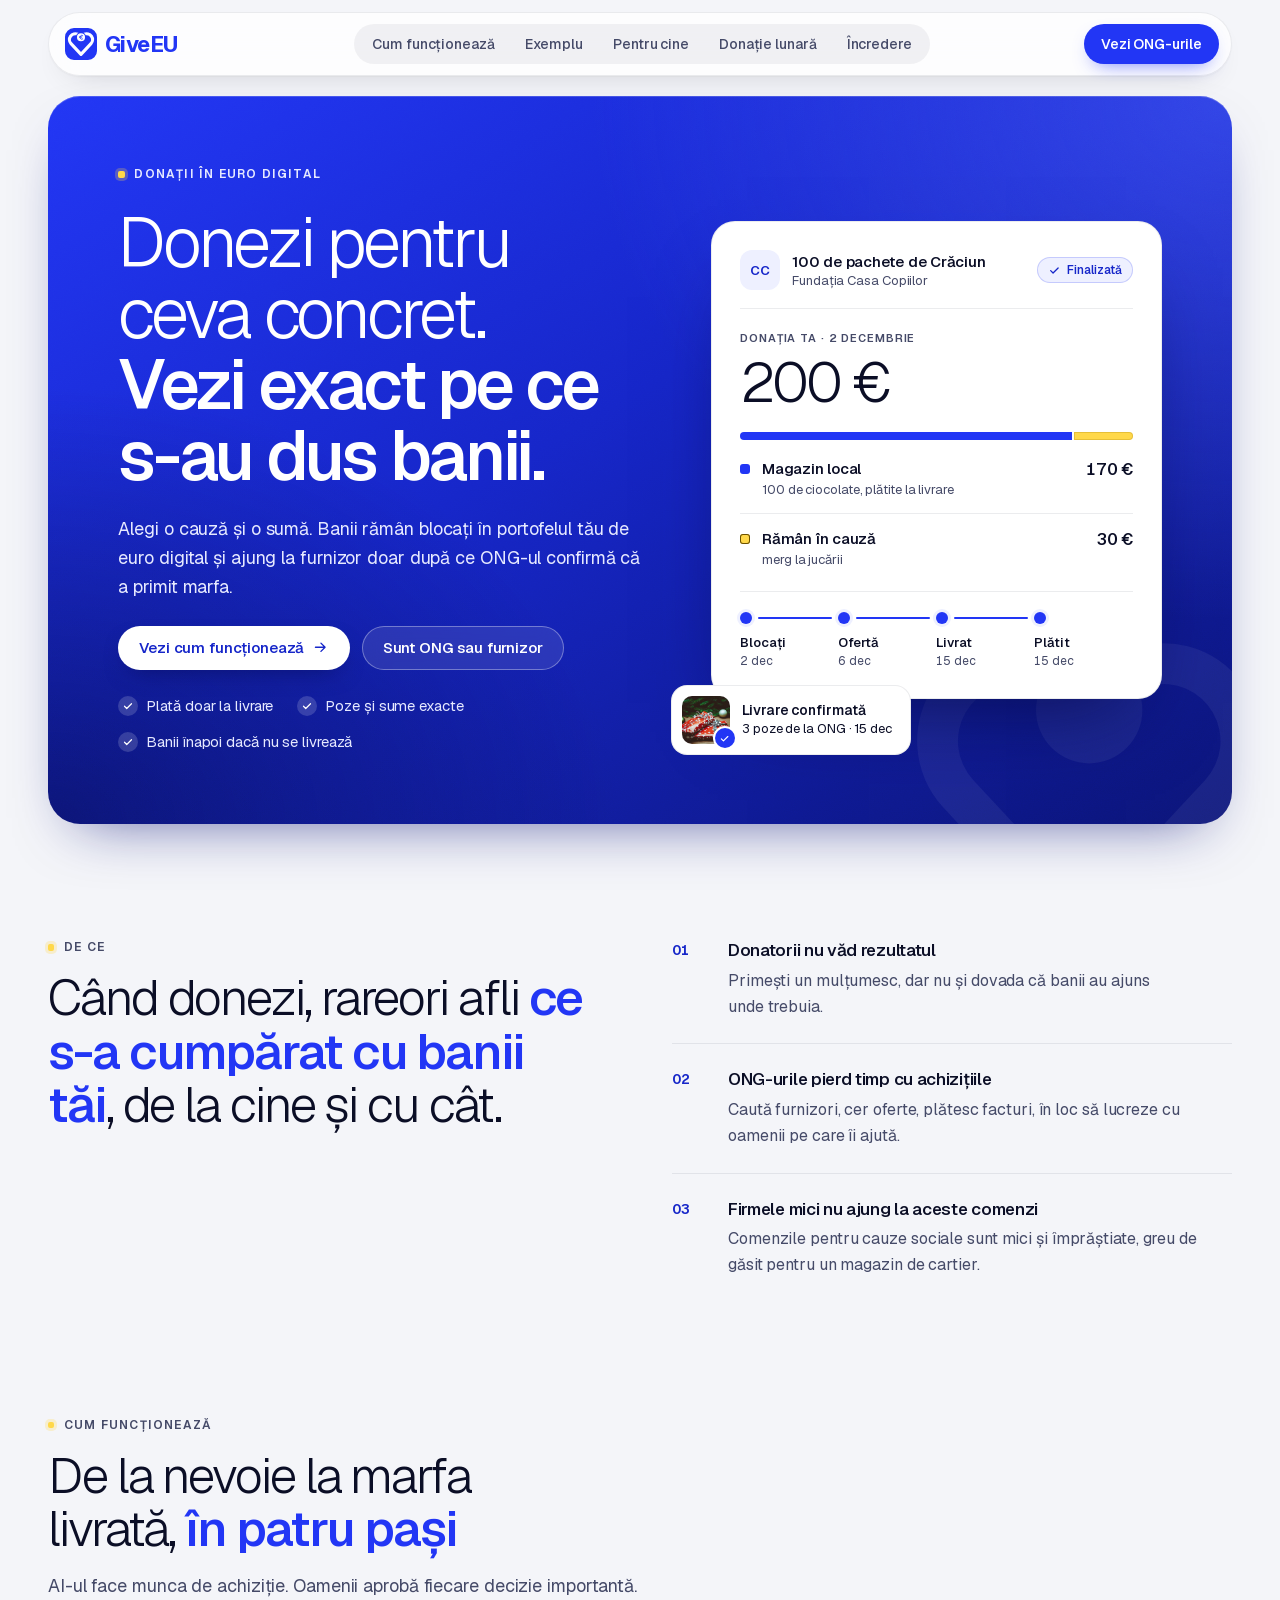
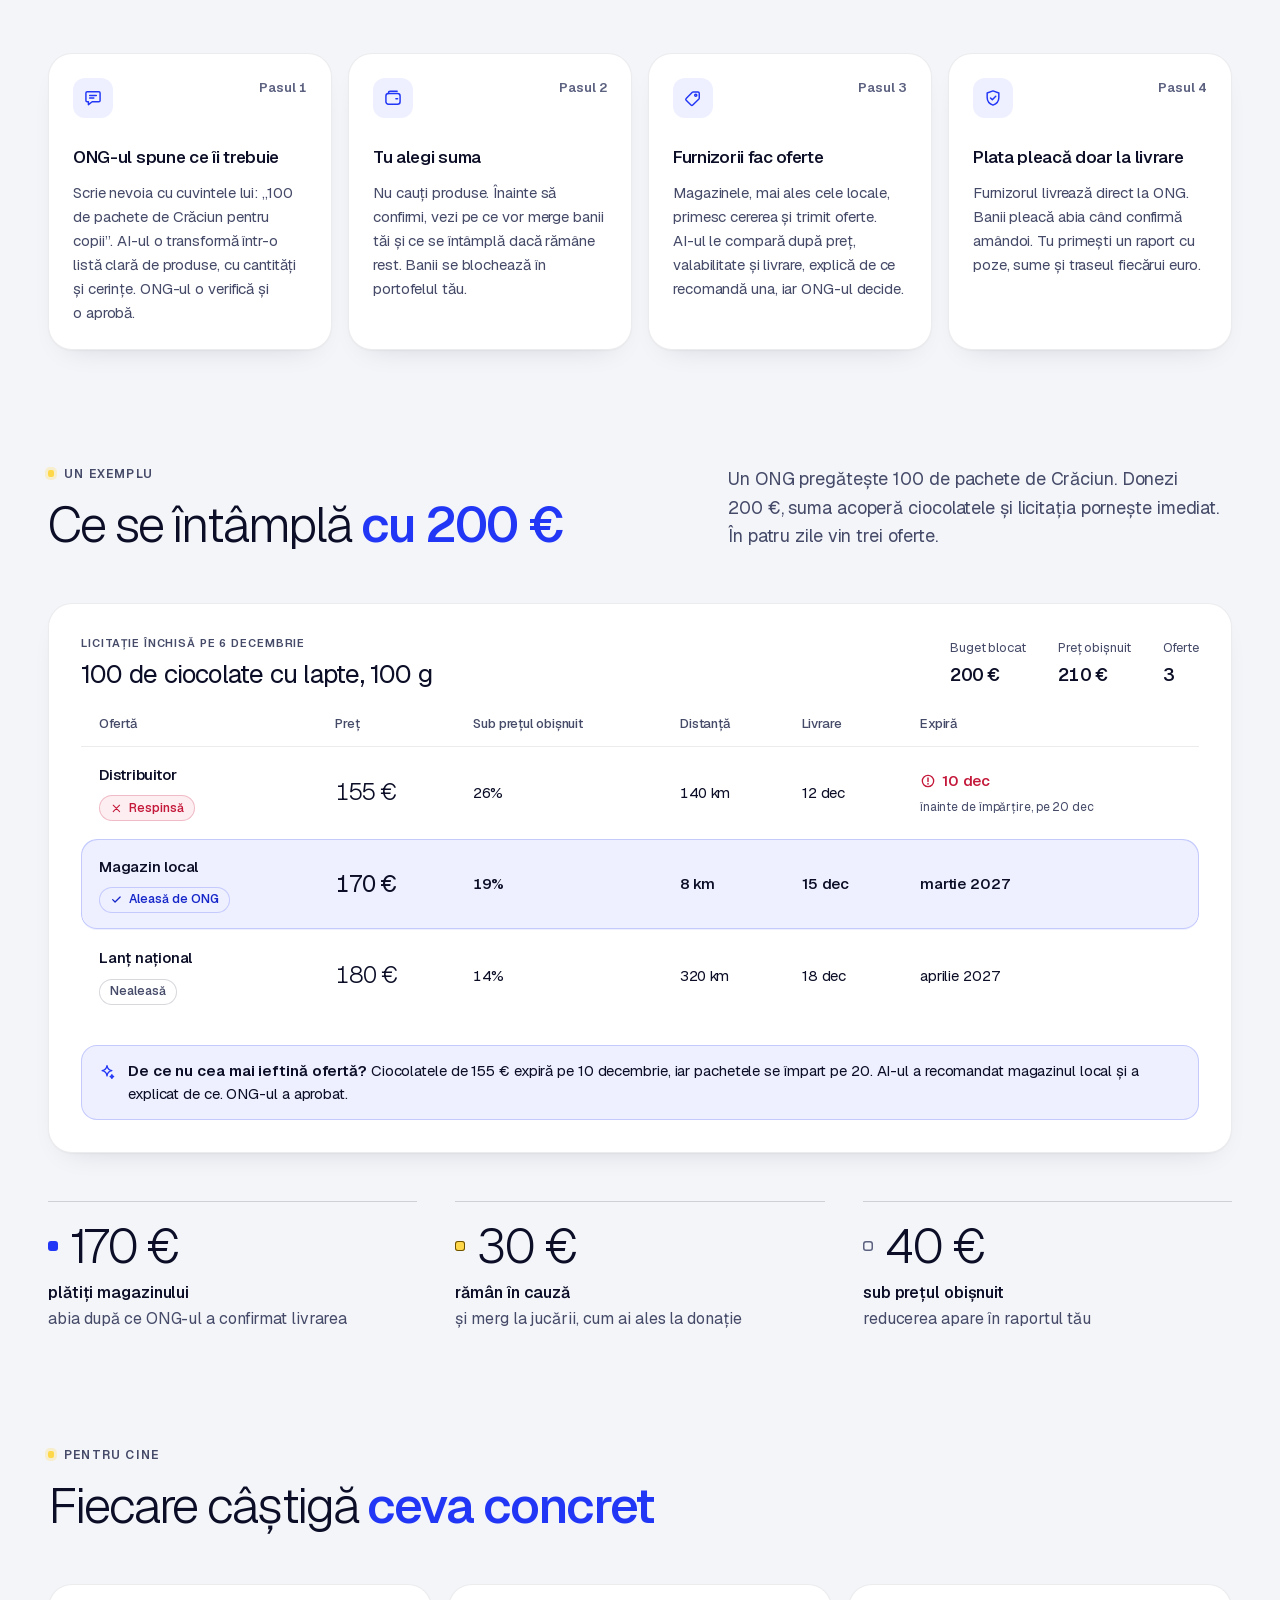
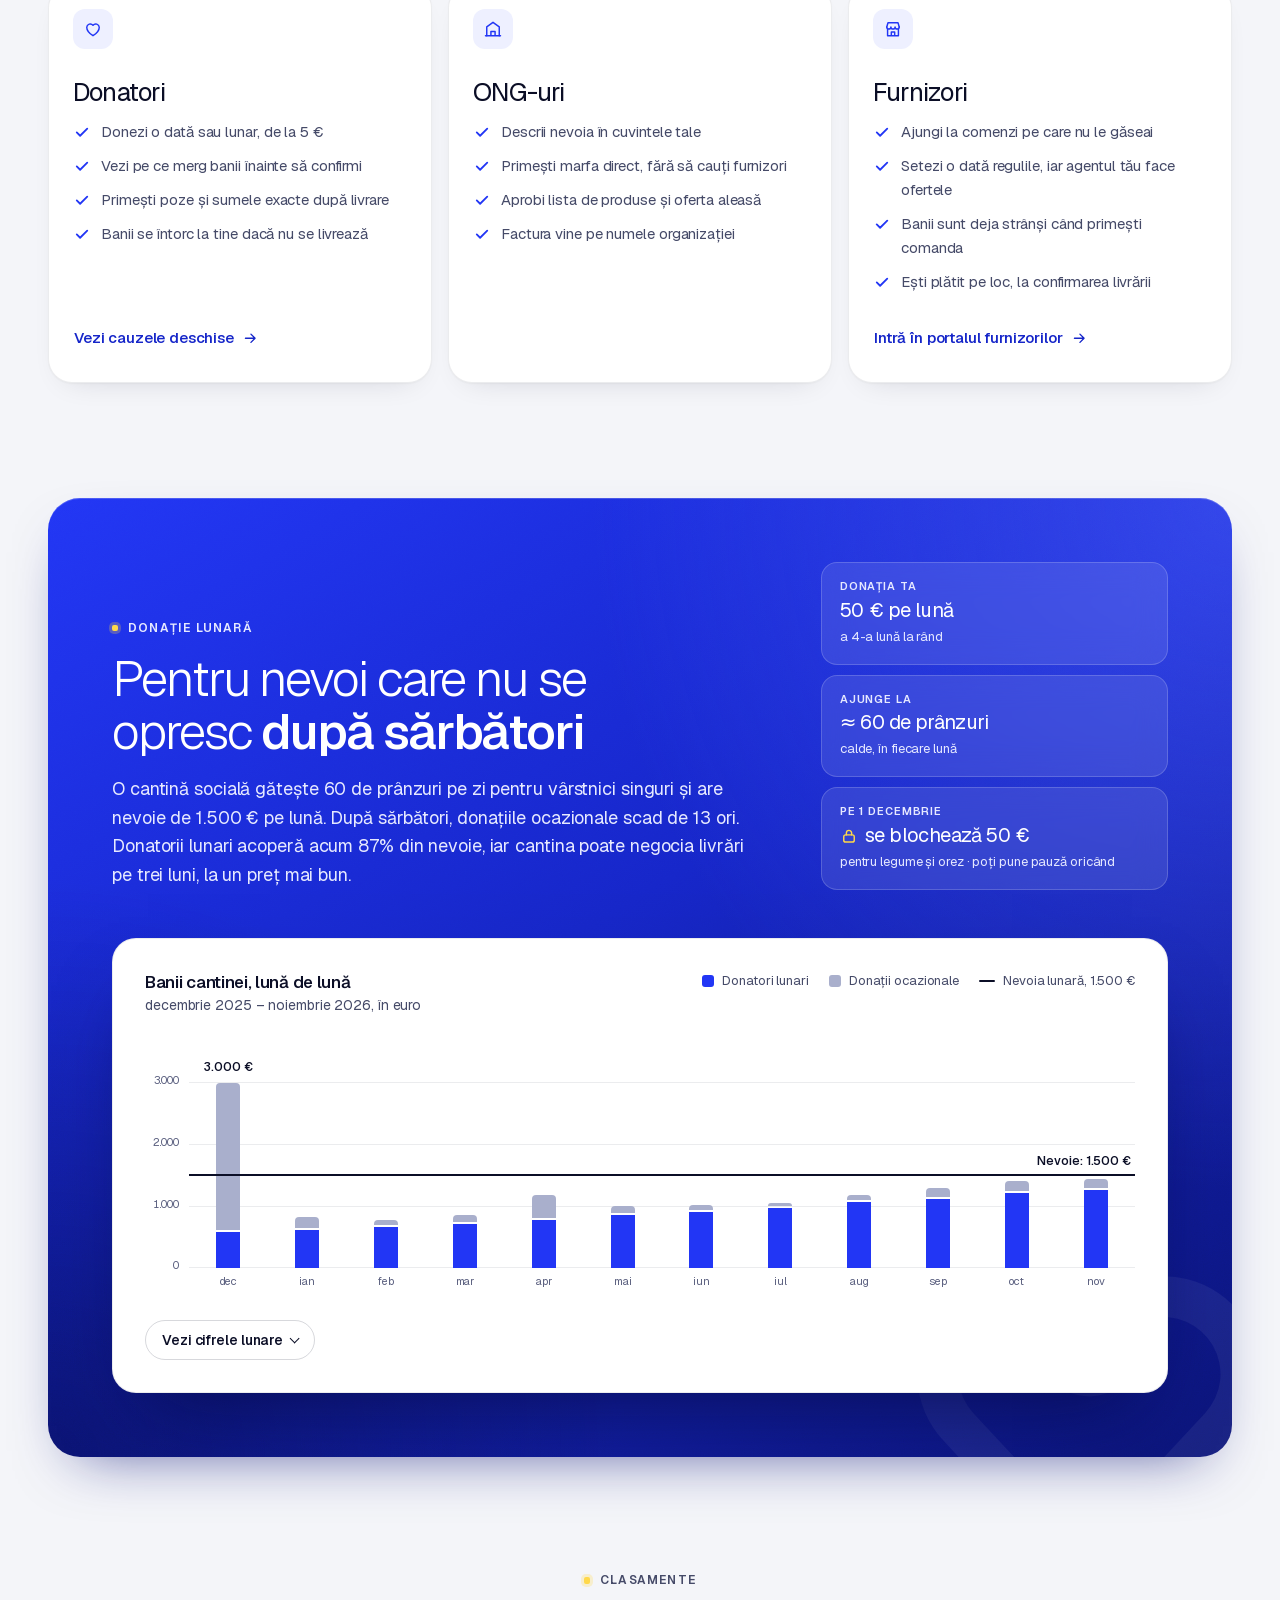
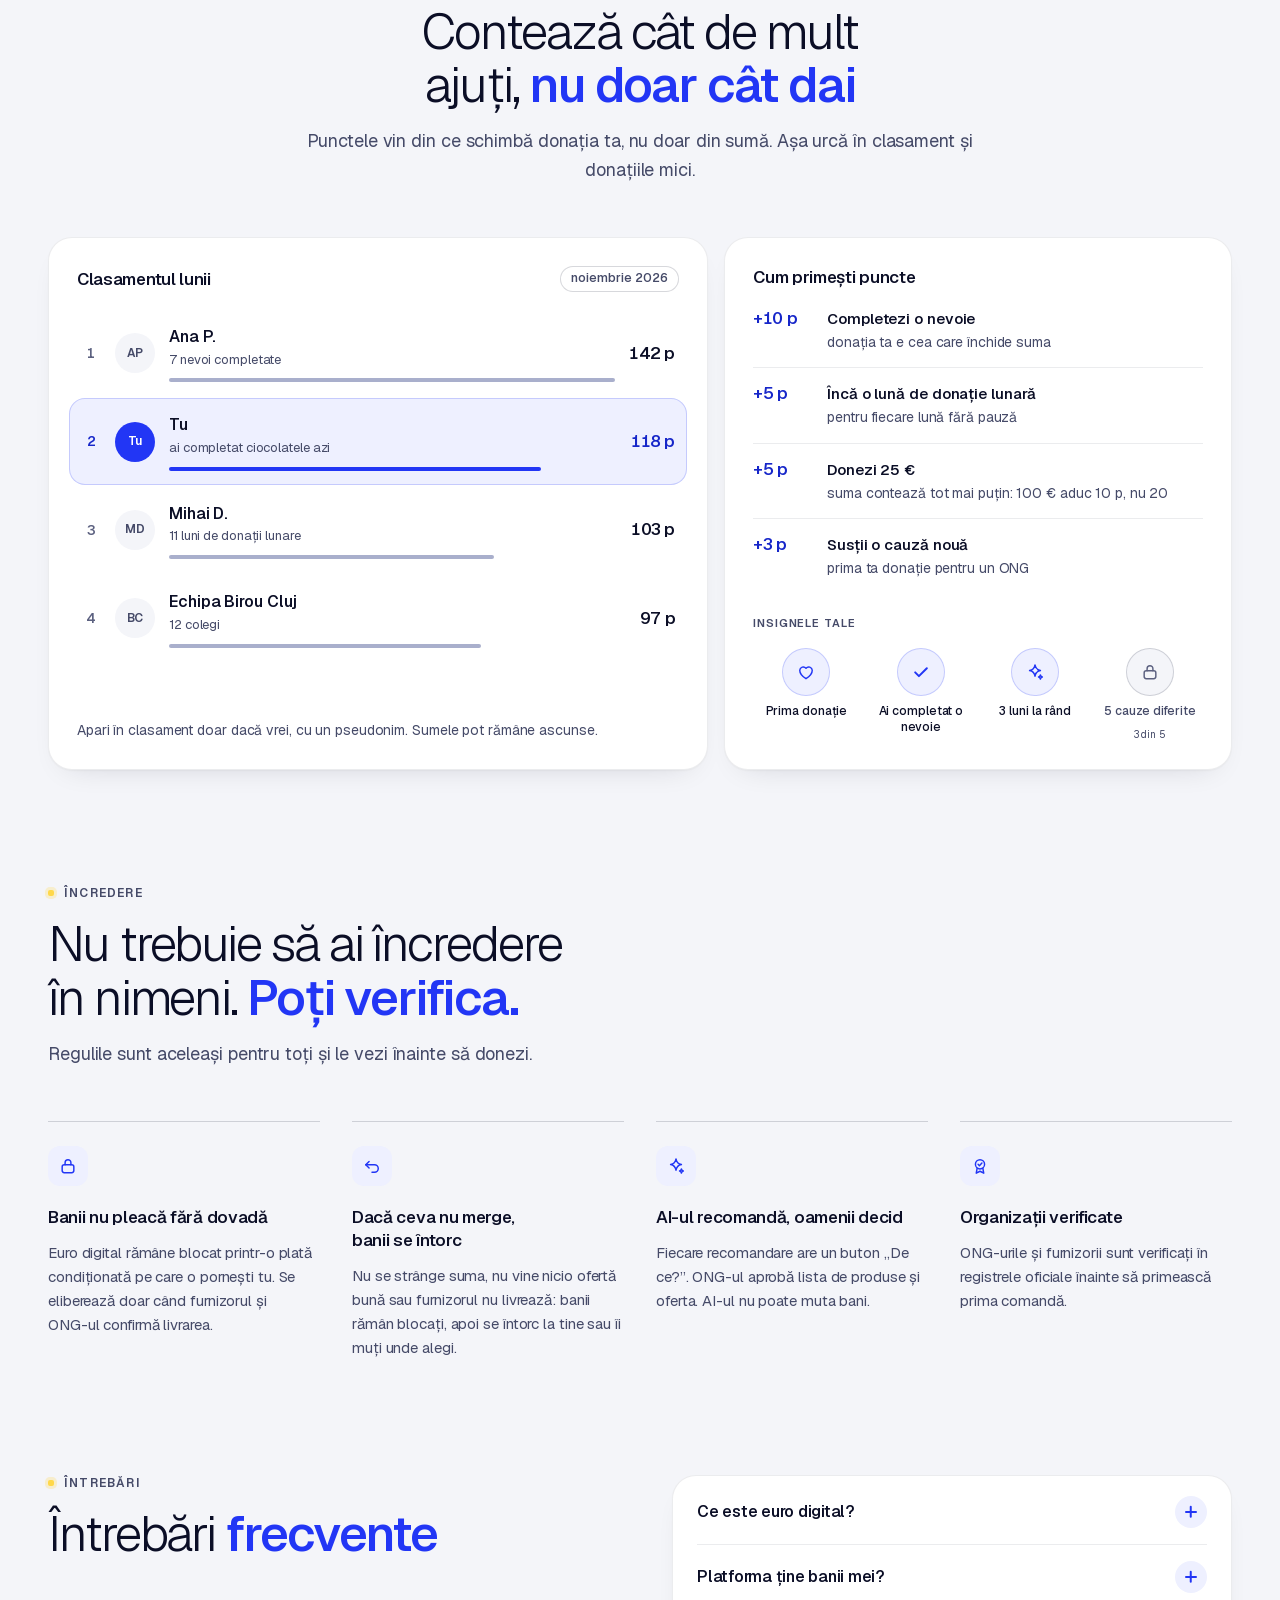
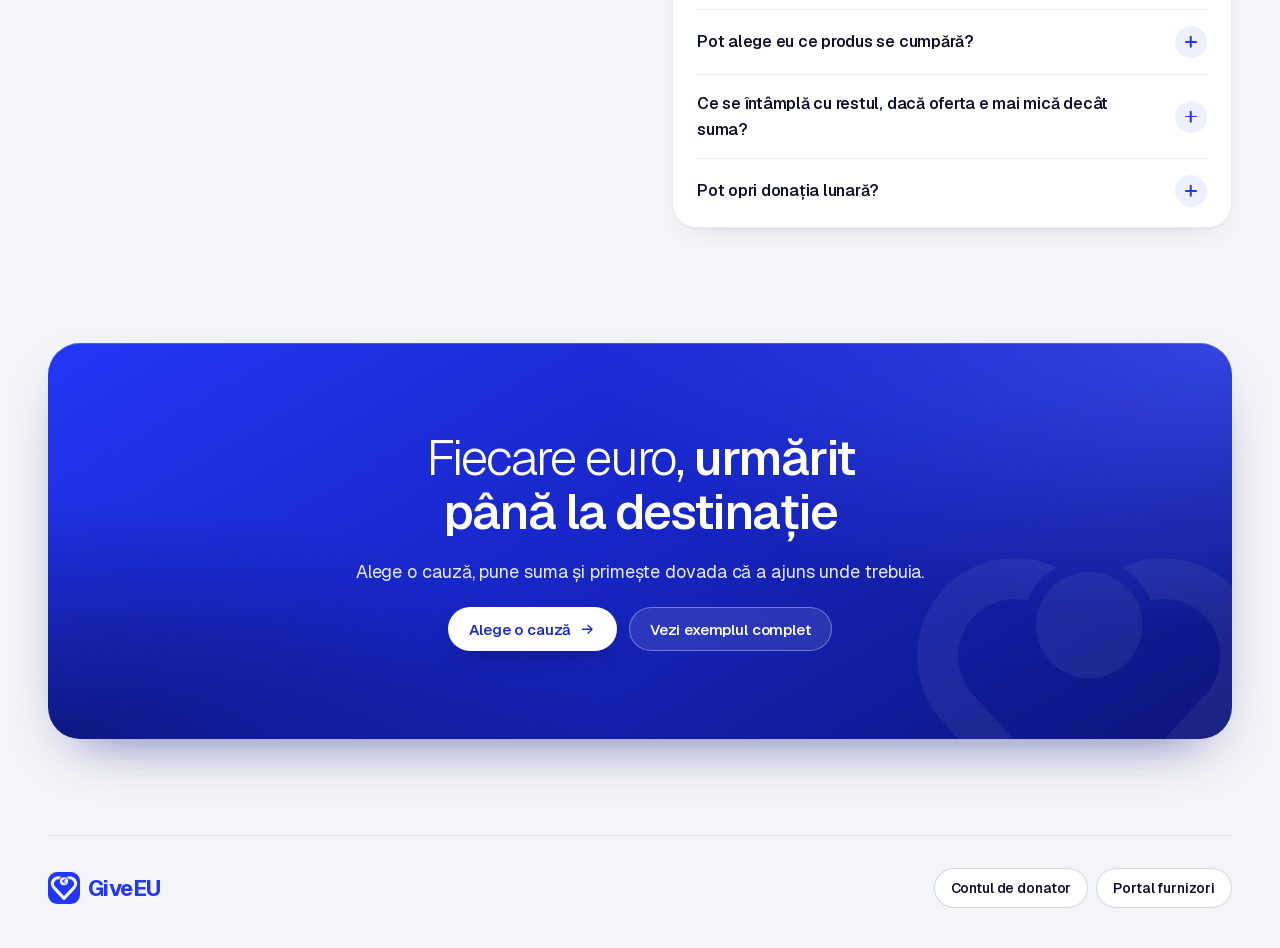
<file: index.html>
<!doctype html>
<html lang="ro">
<head>
<meta charset="utf-8">
<meta name="viewport" content="width=device-width, initial-scale=1, viewport-fit=cover">
<meta name="theme-color" content="#f4f5f9">
<meta name="description" content="GiveEU: donezi pentru ceva concret și vezi exact pe ce s-au dus banii.">
<title>GiveEU · Donații urmărite până la destinație</title>
<link rel="icon" href="data:image/svg+xml,%3Csvg xmlns='http://www.w3.org/2000/svg' viewBox='0 0 32 32'%3E%3Crect x='1' y='1' width='30' height='30' rx='8' fill='white'/%3E%3Cpath fill='%232236f5' fill-rule='evenodd' d='M9 0H23A9 9 0 0 1 32 9V23A9 9 0 0 1 23 32H9A9 9 0 0 1 0 23V9A9 9 0 0 1 9 0ZM13.51 4.85A7.45 7.45 0 0 0 4.89 16.67L14.86 27.4A1.55 1.55 0 0 0 17.14 27.4L27.11 16.67A7.45 7.45 0 0 0 18.49 4.85A5.05 5.05 0 0 1 20.68 7.36A4.35 4.35 0 0 1 24.84 14.56L16 24.07L7.16 14.56A4.35 4.35 0 0 1 11.32 7.36A5.05 5.05 0 0 1 13.51 4.85ZM11.95 9.25A4.05 4.05 0 1 0 20.05 9.25A4.05 4.05 0 1 0 11.95 9.25ZM14.12 8.42h3v.6h-3zM14.12 9.48h3v.6h-3z'/%3E%3Cpath d='M17.83 7.73A1.8 1.86 0 1 0 17.83 10.77' fill='none' stroke='%232236f5' stroke-width='.86'/%3E%3C/svg%3E">
<link rel="preload" href="assets/fonts/geist-latin.woff2" as="font" type="font/woff2" crossorigin>
<link rel="stylesheet" href="assets/giveeu.css">
<script>document.documentElement.classList.add('js')</script>
</head>
<body>

<svg width="0" height="0" style="position:absolute" aria-hidden="true" focusable="false">
  <defs>
    <symbol id="i-mark" viewBox="0 0 32 32"><path fill="currentColor" fill-rule="evenodd" d="M9 0H23A9 9 0 0 1 32 9V23A9 9 0 0 1 23 32H9A9 9 0 0 1 0 23V9A9 9 0 0 1 9 0ZM13.51 4.85A7.45 7.45 0 0 0 4.89 16.67L14.86 27.4A1.55 1.55 0 0 0 17.14 27.4L27.11 16.67A7.45 7.45 0 0 0 18.49 4.85A5.05 5.05 0 0 1 20.68 7.36A4.35 4.35 0 0 1 24.84 14.56L16 24.07L7.16 14.56A4.35 4.35 0 0 1 11.32 7.36A5.05 5.05 0 0 1 13.51 4.85ZM11.95 9.25A4.05 4.05 0 1 0 20.05 9.25A4.05 4.05 0 1 0 11.95 9.25ZM14.12 8.42h3v.6h-3zM14.12 9.48h3v.6h-3z"/><path d="M17.83 7.73A1.8 1.86 0 1 0 17.83 10.77" fill="none" stroke="currentColor" stroke-width=".86"/></symbol>
    <symbol id="i-check" viewBox="0 0 24 24"><path d="M5 12.5l4.5 4.5L19 7.5" fill="none" stroke="currentColor" stroke-width="2.4" stroke-linecap="round" stroke-linejoin="round"/></symbol>
    <symbol id="i-arrow" viewBox="0 0 24 24"><path d="M5 12h14M13 6l6 6-6 6" fill="none" stroke="currentColor" stroke-width="2" stroke-linecap="round" stroke-linejoin="round"/></symbol>
    <symbol id="i-chat" viewBox="0 0 24 24"><path d="M5 4.5h14a1.5 1.5 0 0 1 1.5 1.5v9a1.5 1.5 0 0 1-1.5 1.5h-8L6.5 20v-3.5H5A1.5 1.5 0 0 1 3.5 15V6A1.5 1.5 0 0 1 5 4.5z"/><path d="M8 9h8M8 12h5"/></symbol>
    <symbol id="i-wallet" viewBox="0 0 24 24"><rect x="3.5" y="6.5" width="17" height="13" rx="3"/><path d="M6.5 6.5V6a2 2 0 0 1 2-2h8.5"/><path d="M15.5 13h2"/></symbol>
    <symbol id="i-tag" viewBox="0 0 24 24"><path d="M3.8 12.6 11.2 5.2a1.5 1.5 0 0 1 1-.4h5.8a1.5 1.5 0 0 1 1.5 1.5v5.8a1.5 1.5 0 0 1-.4 1l-7.4 7.4a1.5 1.5 0 0 1-2.1 0l-5.8-5.8a1.5 1.5 0 0 1 0-2.1z"/><circle cx="15.3" cy="8.7" r="1.3"/></symbol>
    <symbol id="i-shield" viewBox="0 0 24 24"><path d="M12 3.5 19 6v5.5c0 4.3-3 7.7-7 9-4-1.3-7-4.7-7-9V6z"/><path d="m9 12 2.2 2.2L15.3 10"/></symbol>
    <symbol id="i-heart" viewBox="0 0 24 24"><path d="M12 20s-7.5-4.4-7.5-10A4.2 4.2 0 0 1 12 7.6 4.2 4.2 0 0 1 19.5 10c0 5.6-7.5 10-7.5 10z"/></symbol>
    <symbol id="i-org" viewBox="0 0 24 24"><path d="M4.5 20V9.5L12 4l7.5 5.5V20"/><path d="M3 20h18M9.5 20v-5h5v5"/></symbol>
    <symbol id="i-store" viewBox="0 0 24 24"><path d="M4.5 9.5 6 4.5h12l1.5 5"/><path d="M4.5 9.5a2.5 2.5 0 0 0 5 0 2.5 2.5 0 0 0 5 0 2.5 2.5 0 0 0 5 0"/><path d="M5.5 12v8h13v-8M10 20v-4.5h4V20"/></symbol>
    <symbol id="i-lock" viewBox="0 0 24 24"><rect x="5" y="10.5" width="14" height="9.5" rx="2.5"/><path d="M8.5 10.5V8a3.5 3.5 0 0 1 7 0v2.5"/></symbol>
    <symbol id="i-return" viewBox="0 0 24 24"><path d="M8.5 6.5 4.5 10.5l4 4"/><path d="M4.5 10.5H15a4.5 4.5 0 0 1 0 9h-3"/></symbol>
    <symbol id="i-spark" viewBox="0 0 24 24"><path d="M12 3.5c.6 3.9 2.3 6 6.5 6.8-4.2.8-5.9 2.9-6.5 6.8-.6-3.9-2.3-6-6.5-6.8 4.2-.8 5.9-2.9 6.5-6.8z"/><path d="M18.5 15.5c.2 1.5.9 2.2 2.3 2.5-1.4.3-2.1 1-2.3 2.5-.2-1.5-.9-2.2-2.3-2.5 1.4-.3 2.1-1 2.3-2.5z"/></symbol>
    <symbol id="i-verified" viewBox="0 0 24 24"><circle cx="12" cy="10" r="5.5"/><path d="m9.7 10 1.6 1.6 3-3.2M8.6 14.6l-1.1 6 4.5-2.3 4.5 2.3-1.1-6"/></symbol>
    <symbol id="i-alert" viewBox="0 0 24 24"><circle cx="12" cy="12" r="8.5" fill="none" stroke="currentColor" stroke-width="2"/><path d="M12 7.5v5.2" fill="none" stroke="currentColor" stroke-width="2.2" stroke-linecap="round"/><circle cx="12" cy="16.2" r="1.3" fill="currentColor"/></symbol>
    <symbol id="i-menu" viewBox="0 0 24 24"><path d="M4 8h16M4 16h16" fill="none" stroke="currentColor" stroke-width="2" stroke-linecap="round"/></symbol>
    <symbol id="i-close" viewBox="0 0 24 24"><path d="M6 6l12 12M18 6 6 18" fill="none" stroke="currentColor" stroke-width="2" stroke-linecap="round"/></symbol>
  </defs>
</svg>

<a class="skip" href="#continut">Sari la conținut</a>

<header class="appbar" data-appbar>
  <div class="appbar-in">
    <a class="logo" href="#top" aria-label="GiveEU, începutul paginii"><svg class="mark" aria-hidden="true"><use href="#i-mark"/></svg><span class="logo-word">GiveEU</span></a>
    <nav class="seg sections" aria-label="Secțiuni">
      <a href="#cum">Cum funcționează</a>
      <a href="#exemplu">Exemplu</a>
      <a href="#pentru-cine">Pentru cine</a>
      <a href="#lunar">Donație lunară</a>
      <a href="#incredere">Încredere</a>
    </nav>
    <div class="appbar-end">
      <a class="btn btn--main btn--sm" href="donate.html"><span>Vezi <span class="nb">ONG-urile</span></span></a>
      <button class="menu-btn" type="button" aria-expanded="false" aria-controls="menu" data-menu-btn>
        <svg class="open" aria-hidden="true"><use href="#i-menu"/></svg><svg class="close" aria-hidden="true"><use href="#i-close"/></svg>
        <span class="sr-only">Meniu</span>
      </button>
    </div>
    <nav class="menu" id="menu" aria-label="Meniu" hidden data-menu>
      <a href="#cum">Cum funcționează</a>
      <a href="#exemplu">Exemplu</a>
      <a href="#pentru-cine">Pentru cine</a>
      <a href="#lunar">Donație lunară</a>
      <a href="#incredere">Încredere</a>
      <a href="donate.html">Contul de donator</a>
      <a href="suppliers.html">Portal furnizori</a>
    </nav>
  </div>
</header>

<main id="continut">

  <!-- HERO -->
  <section class="hero" id="top" aria-labelledby="h-hero">
    <div class="wrap">
      <div class="panel">
        <div class="hero-copy">
          <p class="eyebrow reveal">Donații în euro digital</p>
          <h1 id="h-hero" class="title-xl reveal" style="--d:1">Donezi pentru ceva concret. <em>Vezi exact pe ce <span class="nb">s-au</span> dus banii.</em></h1>
          <p class="lead reveal" style="--d:2">Alegi o cauză și o sumă. Banii rămân blocați în portofelul tău de euro digital și ajung la furnizor doar după ce <span class="nb">ONG-ul</span> confirmă că a primit marfa.</p>
          <div class="cta-row reveal" style="--d:3">
            <a class="btn btn--main" href="#cum">Vezi cum funcționează <svg aria-hidden="true"><use href="#i-arrow"/></svg></a>
            <a class="btn btn--ghost" href="#pentru-cine">Sunt ONG sau furnizor</a>
          </div>
          <ul class="hero-facts reveal" style="--d:4">
            <li><svg aria-hidden="true"><use href="#i-check"/></svg>Plată doar la livrare</li>
            <li><svg aria-hidden="true"><use href="#i-check"/></svg>Poze și sume exacte</li>
            <li><svg aria-hidden="true"><use href="#i-check"/></svg>Banii înapoi dacă nu se livrează</li>
          </ul>
        </div>

        <figure class="hero-fig reveal" style="--d:2">
          <div class="card track">
            <div class="track-org">
              <span class="org-av" aria-hidden="true">CC</span>
              <span class="org-t"><b>100 de pachete de Crăciun</b>Fundația Casa Copiilor</span>
              <span class="pill ok"><svg aria-hidden="true"><use href="#i-check"/></svg>Finalizată</span>
            </div>
            <div class="track-amt">
              <span class="label">Donația ta · 2 decembrie</span>
              <span class="amt">200&nbsp;€</span>
            </div>
            <div class="split-out">
              <div class="seg-bar" aria-hidden="true"><i></i><b></b></div>
              <ul class="split-rows">
                <li><i class="o-sw blue" aria-hidden="true"></i><span class="t"><b>Magazin local</b>100 de ciocolate, plătite la livrare</span><span class="mono">170&nbsp;€</span></li>
                <li><i class="o-sw sun" aria-hidden="true"></i><span class="t"><b>Rămân în cauză</b>merg la jucării</span><span class="mono">30&nbsp;€</span></li>
              </ul>
            </div>
            <ol class="steps" aria-label="Traseul banilor">
              <li><b>Blocați</b>2 dec</li>
              <li><b>Ofertă</b>6 dec</li>
              <li><b>Livrat</b>15 dec</li>
              <li><b>Plătit</b>15 dec</li>
            </ol>
          </div>
          <div class="card proof">
            <span class="ph"><img src="assets/causes/craciun.jpg" alt="" width="96" height="96" decoding="async"><span class="ck" aria-hidden="true"><svg><use href="#i-check"/></svg></span></span>
            <span><b>Livrare confirmată</b>3 poze de la ONG · 15 dec</span>
          </div>
          <figcaption class="sr-only">Exemplu de donație urmărită: 200 € pentru 100 de pachete de Crăciun. 170 € au mers la un magazin local după livrare, iar 30 € au rămas în cauză.</figcaption>
        </figure>
      </div>
    </div>
  </section>

  <!-- DE CE -->
  <section class="section" aria-labelledby="h-problem">
    <div class="wrap split-2 top">
      <div class="section-head sticky-head reveal">
        <p class="eyebrow">De ce</p>
        <h2 id="h-problem" class="title-lg">Când donezi, rareori afli <em>ce <span class="nb">s-a</span> cumpărat cu banii tăi</em>, de la cine și cu cât.</h2>
      </div>
      <ol class="problems">
        <li class="reveal"><span class="num">01</span><div><h3>Donatorii nu văd rezultatul</h3><p>Primești un mulțumesc, dar nu și dovada că banii au ajuns unde trebuia.</p></div></li>
        <li class="reveal" style="--d:1"><span class="num">02</span><div><h3><span class="nb">ONG-urile</span> pierd timp cu achizițiile</h3><p>Caută furnizori, cer oferte, plătesc facturi, în loc să lucreze cu oamenii pe care îi ajută.</p></div></li>
        <li class="reveal" style="--d:2"><span class="num">03</span><div><h3>Firmele mici nu ajung la aceste comenzi</h3><p>Comenzile pentru cauze sociale sunt mici și împrăștiate, greu de găsit pentru un magazin de cartier.</p></div></li>
      </ol>
    </div>
  </section>

  <!-- CUM FUNCȚIONEAZĂ -->
  <section class="section" id="cum" aria-labelledby="h-cum">
    <div class="wrap">
      <div class="section-head reveal">
        <p class="eyebrow">Cum funcționează</p>
        <h2 id="h-cum" class="title-lg">De la nevoie la marfa livrată, <em>în patru pași</em></h2>
        <p class="lead"><span class="nb">AI-ul</span> face munca de achiziție. Oamenii aprobă fiecare decizie importantă.</p>
      </div>
      <ol class="grid-4">
        <li class="card feature reveal"><div class="top"><span class="ibox" aria-hidden="true"><svg><use href="#i-chat"/></svg></span><span class="step">Pasul 1</span></div><h3><span class="nb">ONG-ul</span> spune ce îi trebuie</h3><p>Scrie nevoia cu cuvintele lui: „100 de pachete de Crăciun pentru copii”. <span class="nb">AI-ul</span> o transformă într-o listă clară de produse, cu cantități și cerințe. <span class="nb">ONG-ul</span> o verifică și o aprobă.</p></li>
        <li class="card feature reveal" style="--d:1"><div class="top"><span class="ibox" aria-hidden="true"><svg><use href="#i-wallet"/></svg></span><span class="step">Pasul 2</span></div><h3>Tu alegi suma</h3><p>Nu cauți produse. Înainte să confirmi, vezi pe ce vor merge banii tăi și ce se întâmplă dacă rămâne rest. Banii se blochează în portofelul tău.</p></li>
        <li class="card feature reveal" style="--d:2"><div class="top"><span class="ibox" aria-hidden="true"><svg><use href="#i-tag"/></svg></span><span class="step">Pasul 3</span></div><h3>Furnizorii fac oferte</h3><p>Magazinele, mai ales cele locale, primesc cererea și trimit oferte. <span class="nb">AI-ul</span> le compară după preț, valabilitate și livrare, explică de ce recomandă una, iar <span class="nb">ONG-ul</span> decide.</p></li>
        <li class="card feature reveal" style="--d:3"><div class="top"><span class="ibox" aria-hidden="true"><svg><use href="#i-shield"/></svg></span><span class="step">Pasul 4</span></div><h3>Plata pleacă doar la livrare</h3><p>Furnizorul livrează direct la ONG. Banii pleacă abia când confirmă amândoi. Tu primești un raport cu poze, sume și traseul fiecărui euro.</p></li>
      </ol>
    </div>
  </section>

  <!-- EXEMPLU -->
  <section class="section" id="exemplu" aria-labelledby="h-ex">
    <div class="wrap">
      <div class="head-row reveal">
        <div class="section-head">
          <p class="eyebrow">Un exemplu</p>
          <h2 id="h-ex" class="title-lg">Ce se întâmplă <em>cu 200&nbsp;€</em></h2>
        </div>
        <p class="lead">Un ONG pregătește 100 de pachete de Crăciun. Donezi 200&nbsp;€, suma acoperă ciocolatele și licitația pornește imediat. În patru zile vin trei oferte.</p>
      </div>

      <div class="card offer-card reveal" style="--d:1">
        <div class="offers-head">
          <div>
            <p class="label">Licitație închisă pe 6 decembrie</p>
            <h3 class="title-md">100 de ciocolate cu lapte, 100&nbsp;g</h3>
          </div>
          <dl class="offers-meta">
            <div><dt>Buget blocat</dt><dd class="mono">200&nbsp;€</dd></div>
            <div><dt>Preț obișnuit</dt><dd class="mono">210&nbsp;€</dd></div>
            <div><dt>Oferte</dt><dd class="mono">3</dd></div>
          </dl>
        </div>
        <div class="table-scroll" role="region" aria-labelledby="offers-cap" data-scroll>
          <table class="compare" role="table">
            <caption id="offers-cap" class="sr-only">Cele trei oferte primite, ordonate după preț</caption>
            <thead role="rowgroup">
              <tr role="row"><th scope="col" role="columnheader">Ofertă</th><th scope="col" role="columnheader">Preț</th><th scope="col" role="columnheader">Sub prețul obișnuit</th><th scope="col" role="columnheader">Distanță</th><th scope="col" role="columnheader">Livrare</th><th scope="col" role="columnheader">Expiră</th></tr>
            </thead>
            <tbody role="rowgroup">
              <tr role="row"><th scope="row" role="rowheader"><span class="o-name">Distribuitor</span><span class="pill no"><svg aria-hidden="true"><use href="#i-close"/></svg>Respinsă</span></th><td role="cell" class="price mono" data-label="Preț">155&nbsp;€</td><td role="cell" class="mono" data-label="Sub prețul obișnuit">26%</td><td role="cell" class="mono" data-label="Distanță">140&nbsp;km</td><td role="cell" data-label="Livrare">12 dec</td><td role="cell" data-label="Expiră" class="bad"><span><svg aria-hidden="true"><use href="#i-alert"/></svg>10 dec</span><small>înainte de împărțire, pe 20 dec</small></td></tr>
              <tr role="row" class="win"><th scope="row" role="rowheader"><span class="o-name">Magazin local</span><span class="pill ok"><svg aria-hidden="true"><use href="#i-check"/></svg>Aleasă de ONG</span></th><td role="cell" class="price mono" data-label="Preț">170&nbsp;€</td><td role="cell" class="mono" data-label="Sub prețul obișnuit">19%</td><td role="cell" class="mono" data-label="Distanță">8&nbsp;km</td><td role="cell" data-label="Livrare">15 dec</td><td role="cell" data-label="Expiră">martie 2027</td></tr>
              <tr role="row"><th scope="row" role="rowheader"><span class="o-name">Lanț național</span><span class="pill mid">Nealeasă</span></th><td role="cell" class="price mono" data-label="Preț">180&nbsp;€</td><td role="cell" class="mono" data-label="Sub prețul obișnuit">14%</td><td role="cell" class="mono" data-label="Distanță">320&nbsp;km</td><td role="cell" data-label="Livrare">18 dec</td><td role="cell" data-label="Expiră">aprilie 2027</td></tr>
            </tbody>
          </table>
        </div>
        <p class="callout ic"><svg aria-hidden="true"><use href="#i-spark"/></svg><span><b>De ce nu cea mai ieftină ofertă?</b> Ciocolatele de 155&nbsp;€ expiră pe 10 decembrie, iar pachetele se împart pe 20. <span class="nb">AI-ul</span> a recomandat magazinul local și a explicat de ce. <span class="nb">ONG-ul</span> a aprobat.</span></p>
      </div>

      <ul class="outcome" aria-label="Unde au ajuns cei 200 €">
        <li class="reveal"><span class="o-num"><i class="o-sw blue" aria-hidden="true"></i>170&nbsp;€</span><p><b>plătiți magazinului</b>abia după ce <span class="nb">ONG-ul</span> a confirmat livrarea</p></li>
        <li class="reveal" style="--d:1"><span class="o-num"><i class="o-sw sun" aria-hidden="true"></i>30&nbsp;€</span><p><b>rămân în cauză</b>și merg la jucării, cum ai ales la donație</p></li>
        <li class="reveal" style="--d:2"><span class="o-num"><i class="o-sw line" aria-hidden="true"></i>40&nbsp;€</span><p><b>sub prețul obișnuit</b>reducerea apare în raportul tău</p></li>
      </ul>
    </div>
  </section>

  <!-- PENTRU CINE -->
  <section class="section" id="pentru-cine" aria-labelledby="h-who">
    <div class="wrap">
      <div class="section-head reveal">
        <p class="eyebrow">Pentru cine</p>
        <h2 id="h-who" class="title-lg">Fiecare câștigă <em>ceva concret</em></h2>
      </div>
      <ul class="grid-3">
        <li class="card feature reveal">
          <div class="top"><span class="ibox" aria-hidden="true"><svg><use href="#i-heart"/></svg></span></div>
          <h3 class="title-md">Donatori</h3>
          <ul class="ticks">
            <li><svg aria-hidden="true"><use href="#i-check"/></svg>Donezi o dată sau lunar, de la 5&nbsp;€</li>
            <li><svg aria-hidden="true"><use href="#i-check"/></svg>Vezi pe ce merg banii înainte să confirmi</li>
            <li><svg aria-hidden="true"><use href="#i-check"/></svg>Primești poze și sumele exacte după livrare</li>
            <li><svg aria-hidden="true"><use href="#i-check"/></svg>Banii se întorc la tine dacă nu se livrează</li>
          </ul>
          <a class="btn btn--quiet" href="donate.html">Vezi cauzele deschise <svg aria-hidden="true"><use href="#i-arrow"/></svg></a>
        </li>
        <li class="card feature reveal" style="--d:1">
          <div class="top"><span class="ibox" aria-hidden="true"><svg><use href="#i-org"/></svg></span></div>
          <h3 class="title-md"><span class="nb">ONG-uri</span></h3>
          <ul class="ticks">
            <li><svg aria-hidden="true"><use href="#i-check"/></svg>Descrii nevoia în cuvintele tale</li>
            <li><svg aria-hidden="true"><use href="#i-check"/></svg>Primești marfa direct, fără să cauți furnizori</li>
            <li><svg aria-hidden="true"><use href="#i-check"/></svg>Aprobi lista de produse și oferta aleasă</li>
            <li><svg aria-hidden="true"><use href="#i-check"/></svg>Factura vine pe numele organizației</li>
          </ul>
        </li>
        <li class="card feature reveal" style="--d:2">
          <div class="top"><span class="ibox" aria-hidden="true"><svg><use href="#i-store"/></svg></span></div>
          <h3 class="title-md">Furnizori</h3>
          <ul class="ticks">
            <li><svg aria-hidden="true"><use href="#i-check"/></svg>Ajungi la comenzi pe care nu le găseai</li>
            <li><svg aria-hidden="true"><use href="#i-check"/></svg>Setezi o dată regulile, iar agentul tău face ofertele</li>
            <li><svg aria-hidden="true"><use href="#i-check"/></svg>Banii sunt deja strânși când primești comanda</li>
            <li><svg aria-hidden="true"><use href="#i-check"/></svg>Ești plătit pe loc, la confirmarea livrării</li>
          </ul>
          <a class="btn btn--quiet" href="suppliers.html">Intră în portalul furnizorilor <svg aria-hidden="true"><use href="#i-arrow"/></svg></a>
        </li>
      </ul>
    </div>
  </section>

  <!-- DONAȚIE LUNARĂ -->
  <section class="section" id="lunar" aria-labelledby="h-lunar">
    <div class="wrap">
      <div class="panel monthly">
        <div class="monthly-top">
          <div class="section-head reveal">
            <p class="eyebrow">Donație lunară</p>
            <h2 id="h-lunar" class="title-lg">Pentru nevoi care nu se opresc <em>după sărbători</em></h2>
            <p class="lead">O cantină socială gătește 60 de prânzuri pe zi pentru vârstnici singuri și are nevoie de 1.500&nbsp;€ pe lună. După sărbători, donațiile ocazionale scad de 13 ori. Donatorii lunari acoperă acum 87% din nevoie, iar cantina poate negocia livrări pe trei luni, la un preț mai bun.</p>
          </div>
          <ul class="my-sub reveal" style="--d:1" aria-label="Exemplu: donația ta lunară">
            <li class="tile"><span class="label">Donația ta</span><span class="v"><span class="mono">50&nbsp;€</span> pe lună</span><span class="s">a 4-a lună la rând</span></li>
            <li class="tile"><span class="label">Ajunge la</span><span class="v">≈ 60 de prânzuri</span><span class="s">calde, în fiecare lună</span></li>
            <li class="tile"><span class="label">Pe 1 decembrie</span><span class="v"><svg aria-hidden="true"><use href="#i-lock"/></svg>se blochează <span class="mono">50&nbsp;€</span></span><span class="s">pentru legume și orez · poți pune pauză oricând</span></li>
          </ul>
        </div>

        <figure class="card chart reveal" style="--d:2" aria-labelledby="chart-t">
          <div class="chart-head">
            <div><h3 id="chart-t">Banii cantinei, lună de lună</h3><p class="muted">decembrie 2025 – noiembrie 2026, în euro</p></div>
            <ul class="chart-legend" aria-label="Legendă">
              <li><i class="k-sub" aria-hidden="true"></i>Donatori lunari</li>
              <li><i class="k-one" aria-hidden="true"></i>Donații ocazionale</li>
              <li><i class="k-need" aria-hidden="true"></i>Nevoia lunară, 1.500&nbsp;€</li>
            </ul>
          </div>
          <div class="plot" data-plot hidden></div>
          <details class="chart-data">
            <summary>Vezi cifrele lunare</summary>
            <div class="table-scroll" role="region" aria-labelledby="chart-cap" data-scroll>
              <table class="data-table" data-chart-src>
                <caption id="chart-cap" class="sr-only">Banii cantinei pe fiecare lună, în euro</caption>
                <thead><tr><th scope="col">Luna</th><th scope="col">Donatori lunari</th><th scope="col">Donații ocazionale</th><th scope="col">Total</th></tr></thead>
                <tbody>
                  <tr data-m="dec" data-a="600" data-b="2400"><th scope="row">Decembrie 2025</th><td>600</td><td>2.400</td><td>3.000</td></tr>
                  <tr data-m="ian" data-a="650" data-b="180"><th scope="row">Ianuarie 2026</th><td>650</td><td>180</td><td>830</td></tr>
                  <tr data-m="feb" data-a="700" data-b="90"><th scope="row">Februarie 2026</th><td>700</td><td>90</td><td>790</td></tr>
                  <tr data-m="mar" data-a="750" data-b="120"><th scope="row">Martie 2026</th><td>750</td><td>120</td><td>870</td></tr>
                  <tr data-m="apr" data-a="800" data-b="380"><th scope="row">Aprilie 2026</th><td>800</td><td>380</td><td>1.180</td></tr>
                  <tr data-m="mai" data-a="900" data-b="110"><th scope="row">Mai 2026</th><td>900</td><td>110</td><td>1.010</td></tr>
                  <tr data-m="iun" data-a="950" data-b="70"><th scope="row">Iunie 2026</th><td>950</td><td>70</td><td>1.020</td></tr>
                  <tr data-m="iul" data-a="1000" data-b="60"><th scope="row">Iulie 2026</th><td>1.000</td><td>60</td><td>1.060</td></tr>
                  <tr data-m="aug" data-a="1100" data-b="80"><th scope="row">August 2026</th><td>1.100</td><td>80</td><td>1.180</td></tr>
                  <tr data-m="sep" data-a="1150" data-b="150"><th scope="row">Septembrie 2026</th><td>1.150</td><td>150</td><td>1.300</td></tr>
                  <tr data-m="oct" data-a="1250" data-b="160"><th scope="row">Octombrie 2026</th><td>1.250</td><td>160</td><td>1.410</td></tr>
                  <tr data-m="nov" data-a="1300" data-b="140"><th scope="row">Noiembrie 2026</th><td>1.300</td><td>140</td><td>1.440</td></tr>
                </tbody>
              </table>
            </div>
          </details>
        </figure>
      </div>
    </div>
  </section>

  <!-- CLASAMENTE -->
  <section class="section" id="clasament" aria-labelledby="h-game">
    <div class="wrap">
      <div class="section-head center reveal">
        <p class="eyebrow">Clasamente</p>
        <h2 id="h-game" class="title-lg">Contează cât de mult ajuți, <em>nu doar cât dai</em></h2>
        <p class="lead">Punctele vin din ce schimbă donația ta, nu doar din sumă. Așa urcă în clasament și donațiile mici.</p>
      </div>
      <div class="game">
        <div class="card board-card reveal">
          <div class="board-head"><h3 id="board-t">Clasamentul lunii</h3><span class="pill mid">noiembrie 2026</span></div>
          <ol class="board" aria-labelledby="board-t">
            <li><span class="pos">1</span><span class="av" aria-hidden="true">AP</span><span class="nm">Ana P.<small>7 nevoi completate</small><span class="bar" aria-hidden="true" style="width:100%"></span></span><span class="mono pts">142 p</span></li>
            <li class="me"><span class="pos">2</span><span class="av" aria-hidden="true">Tu</span><span class="nm">Tu<small>ai completat ciocolatele azi</small><span class="bar" aria-hidden="true" style="width:83%"></span></span><span class="mono pts">118 p</span></li>
            <li><span class="pos">3</span><span class="av" aria-hidden="true">MD</span><span class="nm">Mihai D.<small>11 luni de donații lunare</small><span class="bar" aria-hidden="true" style="width:72.5%"></span></span><span class="mono pts">103 p</span></li>
            <li><span class="pos">4</span><span class="av" aria-hidden="true">BC</span><span class="nm">Echipa Birou Cluj<small>12 colegi</small><span class="bar" aria-hidden="true" style="width:68.3%"></span></span><span class="mono pts">97 p</span></li>
          </ol>
          <p class="note">Apari în clasament doar dacă vrei, cu un pseudonim. Sumele pot rămâne ascunse.</p>
        </div>
        <div class="card rules-card reveal" style="--d:1">
          <h3>Cum primești puncte</h3>
          <ul class="pts-rules">
            <li><span class="mono">+10&nbsp;p</span><span><b>Completezi o nevoie</b>donația ta e cea care închide suma</span></li>
            <li><span class="mono">+5&nbsp;p</span><span><b>Încă o lună de donație lunară</b>pentru fiecare lună fără pauză</span></li>
            <li><span class="mono">+5&nbsp;p</span><span><b>Donezi 25&nbsp;€</b>suma contează tot mai puțin: 100&nbsp;€ aduc 10&nbsp;p, nu 20</span></li>
            <li><span class="mono">+3&nbsp;p</span><span><b>Susții o cauză nouă</b>prima ta donație pentru un ONG</span></li>
          </ul>
          <h4 class="label">Insignele tale</h4>
          <ul class="medals">
            <li><span class="md" aria-hidden="true"><svg><use href="#i-heart"/></svg></span>Prima donație</li>
            <li><span class="md" aria-hidden="true"><svg><use href="#i-check"/></svg></span>Ai completat o nevoie</li>
            <li><span class="md" aria-hidden="true"><svg><use href="#i-spark"/></svg></span>3 luni la rând</li>
            <li class="locked"><span class="md" aria-hidden="true"><svg><use href="#i-lock"/></svg></span>5 cauze diferite<small><span class="sr-only">Încă neobținută: </span>3 din 5</small></li>
          </ul>
        </div>
      </div>
    </div>
  </section>

  <!-- ÎNCREDERE -->
  <section class="section" id="incredere" aria-labelledby="h-trust">
    <div class="wrap">
      <div class="section-head reveal">
        <p class="eyebrow">Încredere</p>
        <h2 id="h-trust" class="title-lg">Nu trebuie să ai încredere în nimeni. <em>Poți verifica.</em></h2>
        <p class="lead">Regulile sunt aceleași pentru toți și le vezi înainte să donezi.</p>
      </div>
      <ul class="trust">
        <li class="reveal"><div class="top"><span class="ibox" aria-hidden="true"><svg><use href="#i-lock"/></svg></span></div><h3>Banii nu pleacă fără dovadă</h3><p>Euro digital rămâne blocat printr-o plată condiționată pe care o pornești tu. Se eliberează doar când furnizorul și <span class="nb">ONG-ul</span> confirmă livrarea.</p></li>
        <li class="reveal" style="--d:1"><div class="top"><span class="ibox" aria-hidden="true"><svg><use href="#i-return"/></svg></span></div><h3>Dacă ceva nu merge, banii se întorc</h3><p>Nu se strânge suma, nu vine nicio ofertă bună sau furnizorul nu livrează: banii rămân blocați, apoi se întorc la tine sau îi muți unde alegi.</p></li>
        <li class="reveal" style="--d:2"><div class="top"><span class="ibox" aria-hidden="true"><svg><use href="#i-spark"/></svg></span></div><h3><span class="nb">AI-ul</span> recomandă, oamenii decid</h3><p>Fiecare recomandare are un buton „De ce?”. <span class="nb">ONG-ul</span> aprobă lista de produse și oferta. <span class="nb">AI-ul</span> nu poate muta bani.</p></li>
        <li class="reveal" style="--d:3"><div class="top"><span class="ibox" aria-hidden="true"><svg><use href="#i-verified"/></svg></span></div><h3>Organizații verificate</h3><p><span class="nb">ONG-urile</span> și furnizorii sunt verificați în registrele oficiale înainte să primească prima comandă.</p></li>
      </ul>
    </div>
  </section>

  <!-- ÎNTREBĂRI -->
  <section class="section" aria-labelledby="h-faq">
    <div class="wrap split-2 top">
      <div class="section-head sticky-head reveal">
        <p class="eyebrow">Întrebări</p>
        <h2 id="h-faq" class="title-lg">Întrebări <em>frecvente</em></h2>
      </div>
      <div class="card faq reveal" style="--d:1">
        <details><summary>Ce este euro digital?<span class="pm" aria-hidden="true"></span></summary><p>Forma digitală a monedei euro, emisă de Banca Centrală Europeană și păstrată într-un portofel la banca ta. GiveEU folosește plățile condiționate pe care le permite: banii pleacă doar când e îndeplinită condiția pe care ai acceptat-o.</p></details>
        <details><summary>Platforma ține banii mei?<span class="pm" aria-hidden="true"></span></summary><p>Nu. Banii stau în portofelul tău până la livrare, apoi merg direct la furnizor. GiveEU organizează licitația și urmărirea, dar nu primește donația.</p></details>
        <details><summary>Pot alege eu ce produs se cumpără?<span class="pm" aria-hidden="true"></span></summary><p>Alegi cauza și suma. Platforma îți arată pe ce produs al cauzei vor merge banii înainte să confirmi, iar raportul îți arată ce <span class="nb">s-a</span> cumpărat efectiv.</p></details>
        <details><summary>Ce se întâmplă cu restul, dacă oferta e mai mică decât suma?<span class="pm" aria-hidden="true"></span></summary><p>Alegi la donație: rămâne în aceeași cauză, merge la costurile ONG-ului sau se întoarce la tine.</p></details>
        <details><summary>Pot opri donația lunară?<span class="pm" aria-hidden="true"></span></summary><p>Oricând, dintr-un click. Primești și o notificare înainte de fiecare plată, cu ce se va cumpăra.</p></details>
      </div>
    </div>
  </section>

  <!-- CTA -->
  <section class="section cta" aria-labelledby="h-cta">
    <div class="wrap">
      <div class="panel">
        <div class="inner reveal">
          <h2 id="h-cta" class="title-lg">Fiecare euro, <em>urmărit până la destinație</em></h2>
          <p class="lead">Alege o cauză, pune suma și primește dovada că a ajuns unde trebuia.</p>
          <div class="cta-row">
            <a class="btn btn--main" href="donate.html">Alege o cauză <svg aria-hidden="true"><use href="#i-arrow"/></svg></a>
            <a class="btn btn--ghost" href="#exemplu">Vezi exemplul complet</a>
          </div>
        </div>
      </div>
    </div>
  </section>
</main>

<footer class="site-foot">
  <div class="wrap">
    <div class="brand">
      <a class="logo" href="#top" aria-label="GiveEU, începutul paginii"><svg class="mark" aria-hidden="true"><use href="#i-mark"/></svg><span>GiveEU</span></a>
    </div>
    <nav class="links" aria-label="Aplicație">
      <a class="btn btn--ghost btn--sm" href="donate.html">Contul de donator</a>
      <a class="btn btn--ghost btn--sm" href="suppliers.html">Portal furnizori</a>
    </nav>
  </div>
</footer>

<script>
(() => {
  const reduce = matchMedia('(prefers-reduced-motion: reduce)');

  // apariție la scroll
  const items = document.querySelectorAll('.reveal');
  if (reduce.matches || !('IntersectionObserver' in window)) items.forEach(el => el.classList.add('in'));
  else {
    const io = new IntersectionObserver(es => { for (const e of es) if (e.isIntersecting) { e.target.classList.add('in'); io.unobserve(e.target); } }, { rootMargin: '0px 0px -40px 0px' });
    items.forEach(el => io.observe(el));
  }

  // bara de sus: umbră după scroll și secțiunea curentă marcată în navigație
  const bar = document.querySelector('[data-appbar]');
  const onScroll = () => bar.toggleAttribute('data-scrolled', scrollY > 8);
  addEventListener('scroll', onScroll, { passive: true }); onScroll();
  const links = [...document.querySelectorAll('.seg.sections a, [data-menu] a[href^="#"]')];
  const mark = id => links.forEach(a => a.getAttribute('href') === '#' + id ? a.setAttribute('aria-current', 'location') : a.removeAttribute('aria-current'));
  if ('IntersectionObserver' in window) {
    const spy = new IntersectionObserver(es => { for (const e of es) if (e.isIntersecting) mark(e.target.id); }, { rootMargin: '-45% 0px -50% 0px' });
    document.querySelectorAll('main section[id]').forEach(s => spy.observe(s));
  }

  // tabelele late primesc focus doar când chiar se derulează (ca să poată fi citite și din tastatură)
  const scrollers = [...document.querySelectorAll('[data-scroll]')];
  const fitScroll = () => scrollers.forEach(el => el.scrollWidth > el.clientWidth + 1 ? el.setAttribute('tabindex', '0') : el.removeAttribute('tabindex'));
  addEventListener('resize', fitScroll); fitScroll();
  document.querySelectorAll('details').forEach(d => d.addEventListener('toggle', fitScroll));

  // graficul cantinei: se construiește din tabelul de cifre, care rămâne sursa și varianta accesibilă
  const src = document.querySelector('[data-chart-src]'), plot = document.querySelector('[data-plot]');
  if (src && plot) {
    const rows = [...src.tBodies[0].rows].map(r => ({ m: r.dataset.m, name: r.cells[0].textContent, a: +r.dataset.a, b: +r.dataset.b }));
    const MAX = 3500, NEED = 1500;
    const fmt = n => n.toLocaleString('ro-RO') + ' €';
    const pct = v => (v / MAX * 100).toFixed(2) + '%';
    const el = (tag, cls, text) => { const e = document.createElement(tag); if (cls) e.className = cls; if (text != null) e.textContent = text; return e; };
    const peak = rows.reduce((m, r, i) => r.a + r.b > rows[m].a + rows[m].b ? i : m, 0);

    const area = el('div', 'area'), grid = el('div', 'grid'), colsBox = el('div', 'cols'), need = el('div', 'need'), tip = el('div', 'tip');
    [grid, colsBox, need, tip].forEach(n => n.setAttribute('aria-hidden', 'true'));
    [0, 1000, 2000, 3000].forEach(v => { const t = el('span'); t.style.bottom = pct(v); t.append(el('b', null, v.toLocaleString('ro-RO'))); grid.append(t); });
    const cols = rows.map((r, i) => {
      const c = el('div', 'col'), st = el('div', 'stack');
      st.style.height = pct(r.a + r.b);
      const one = el('i', 'one'), sub = el('i', 'sub'); one.style.flexGrow = r.b; sub.style.flexGrow = r.a;
      st.append(one, sub);
      if (i === peak) st.append(el('span', 'cap', fmt(r.a + r.b)));
      c.append(st, el('span', 'xl', r.m)); colsBox.append(c); return c;
    });
    need.style.bottom = pct(NEED); need.append(el('span', null, 'Nevoie: ' + fmt(NEED)));
    tip.hidden = true;
    area.append(grid, colsBox, need, tip);
    const live = el('p', 'sr-only'); live.setAttribute('aria-live', 'polite');
    plot.append(area, live);
    plot.tabIndex = 0;
    plot.setAttribute('role', 'group');
    plot.setAttribute('aria-label', 'Grafic: banii cantinei pe fiecare lună. Folosește săgețile stânga și dreapta ca să citești lunile. Toate cifrele sunt și în tabelul de sub grafic.');
    plot.hidden = false;

    let cur = -1;
    const line = (val, name, k) => { const d = el('div', 'tr'); d.append(el('i', 'k ' + k), el('b', null, val), el('span', null, name)); return d; };
    const show = (i, say) => {
      cur = i; const r = rows[i];
      cols.forEach((c, k) => c.classList.toggle('on', k === i));
      tip.replaceChildren(el('span', 'tm', r.name), line(fmt(r.a), 'Donatori lunari', 'sub'), line(fmt(r.b), 'Donații ocazionale', 'one'), line(fmt(r.a + r.b), 'Total', 'tot'));
      tip.hidden = false;
      const c = cols[i], left = i < rows.length / 2;
      tip.style.left = left ? (c.offsetLeft + c.offsetWidth / 2 + 18) + 'px' : '';
      tip.style.right = left ? '' : (area.clientWidth - c.offsetLeft - c.offsetWidth / 2 + 18) + 'px';
      if (say) live.textContent = `${r.name}: donatori lunari ${fmt(r.a)}, donații ocazionale ${fmt(r.b)}, total ${fmt(r.a + r.b)}.`;
    };
    const hide = () => { cur = -1; tip.hidden = true; cols.forEach(c => c.classList.remove('on')); };
    colsBox.addEventListener('pointermove', e => {
      const b = colsBox.getBoundingClientRect();
      const i = Math.max(0, Math.min(rows.length - 1, Math.floor((e.clientX - b.left) / (b.width / rows.length))));
      if (i !== cur) show(i, false);
    });
    colsBox.addEventListener('pointerleave', () => { if (document.activeElement !== plot) hide(); });
    plot.addEventListener('focus', () => show(cur < 0 ? peak : cur, true));
    plot.addEventListener('blur', hide);
    plot.addEventListener('keydown', e => {
      const n = rows.length, k = { ArrowRight: 1, ArrowLeft: -1 }[e.key];
      let i = k ? Math.max(0, Math.min(n - 1, (cur < 0 ? peak : cur) + k)) : e.key === 'Home' ? 0 : e.key === 'End' ? n - 1 : null;
      if (i == null) { if (e.key === 'Escape') hide(); return; }
      e.preventDefault(); show(i, true);
    });
  }

  // meniul de pe ecrane înguste
  const btn = document.querySelector('[data-menu-btn]'), menu = document.querySelector('[data-menu]');
  const setMenu = open => { menu.hidden = !open; btn.setAttribute('aria-expanded', String(open)); };
  btn.addEventListener('click', () => setMenu(menu.hidden));
  menu.addEventListener('click', e => { if (e.target.closest('a')) setMenu(false); });
  addEventListener('keydown', e => { if (e.key === 'Escape' && !menu.hidden) { setMenu(false); btn.focus(); } });
  document.addEventListener('click', e => { if (!menu.hidden && !e.target.closest('.appbar')) setMenu(false); });
  matchMedia('(min-width: 961px)').addEventListener('change', e => { if (e.matches) setMenu(false); });
})();
</script>
</body>
</html>
</file>
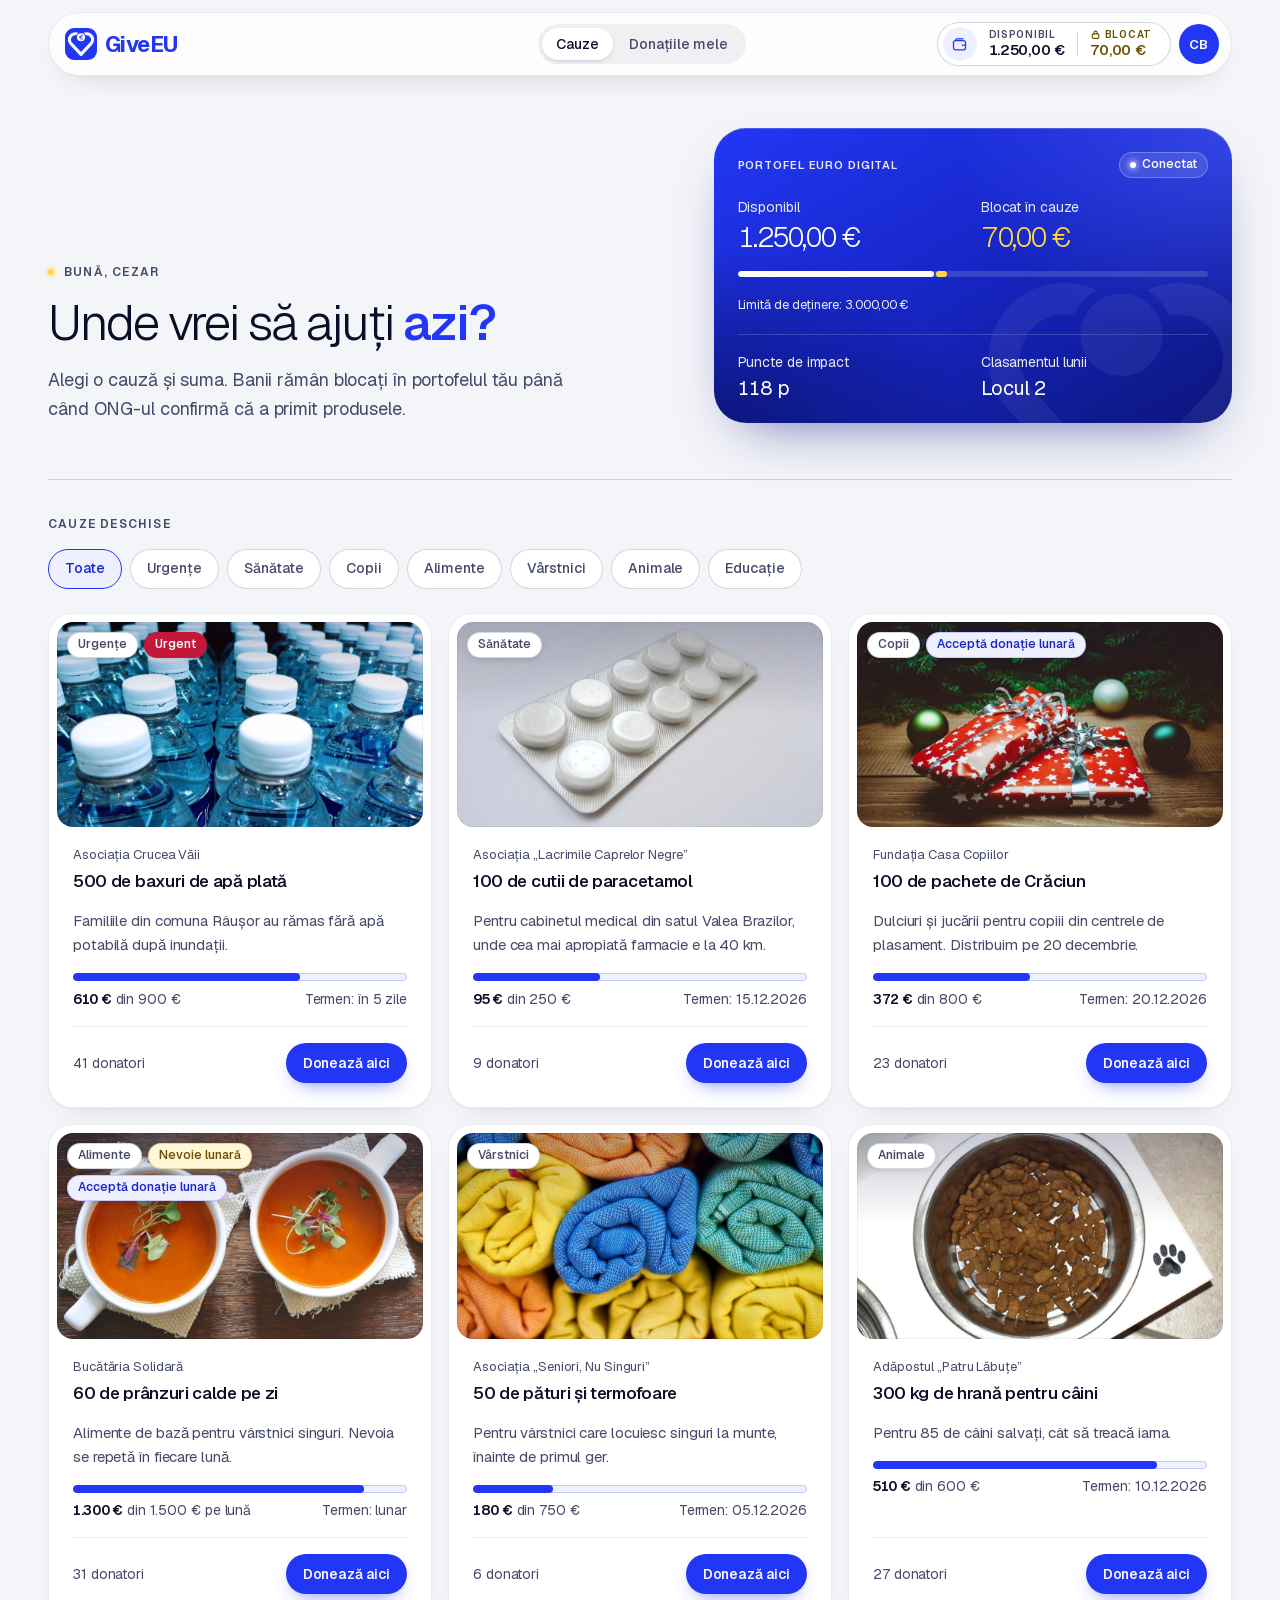
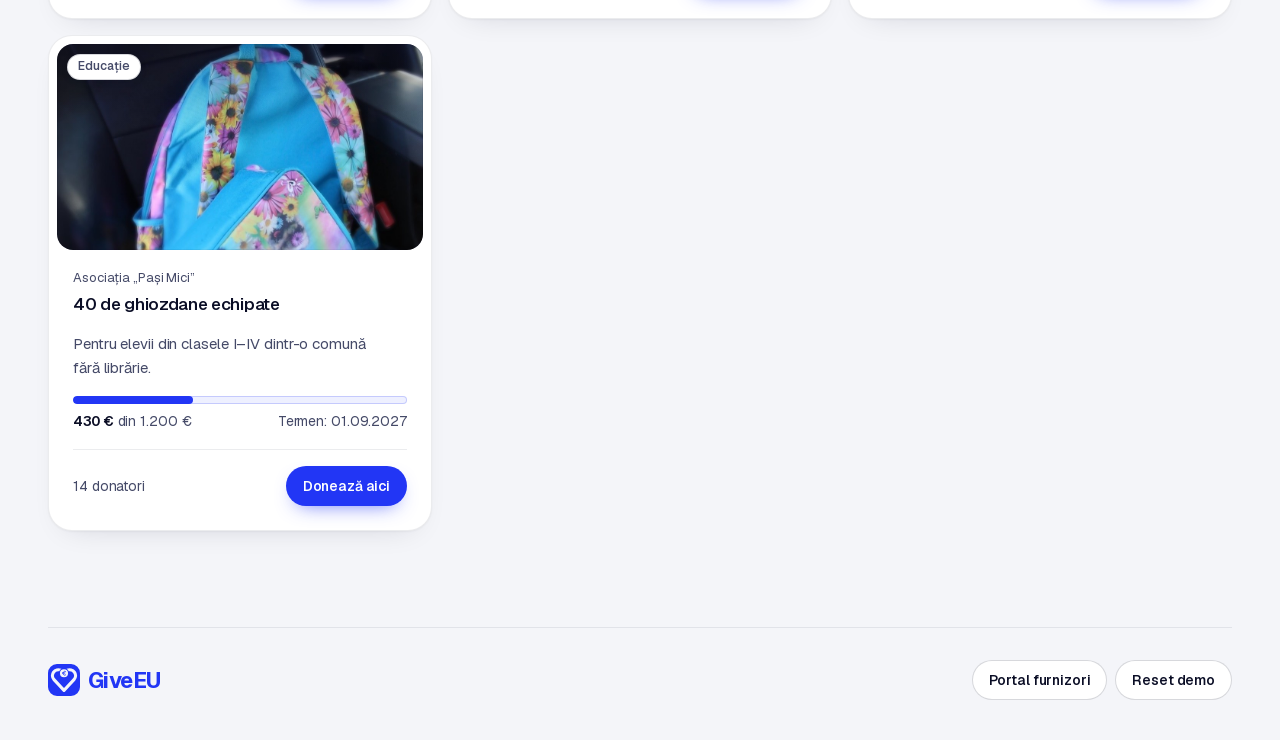
<file: donate.html>
<!doctype html>
<html lang="ro">
<head>
<meta charset="utf-8">
<meta name="viewport" content="width=device-width, initial-scale=1, viewport-fit=cover">
<title>GiveEU · Donează</title>
<meta name="theme-color" content="#f4f5f9">
<link rel="icon" href="data:image/svg+xml,%3Csvg xmlns='http://www.w3.org/2000/svg' viewBox='0 0 32 32'%3E%3Crect x='1' y='1' width='30' height='30' rx='8' fill='white'/%3E%3Cpath fill='%232236f5' fill-rule='evenodd' d='M9 0H23A9 9 0 0 1 32 9V23A9 9 0 0 1 23 32H9A9 9 0 0 1 0 23V9A9 9 0 0 1 9 0ZM13.51 4.85A7.45 7.45 0 0 0 4.89 16.67L14.86 27.4A1.55 1.55 0 0 0 17.14 27.4L27.11 16.67A7.45 7.45 0 0 0 18.49 4.85A5.05 5.05 0 0 1 20.68 7.36A4.35 4.35 0 0 1 24.84 14.56L16 24.07L7.16 14.56A4.35 4.35 0 0 1 11.32 7.36A5.05 5.05 0 0 1 13.51 4.85ZM11.95 9.25A4.05 4.05 0 1 0 20.05 9.25A4.05 4.05 0 1 0 11.95 9.25ZM14.12 8.42h3v.6h-3zM14.12 9.48h3v.6h-3z'/%3E%3Cpath d='M17.83 7.73A1.8 1.86 0 1 0 17.83 10.77' fill='none' stroke='%232236f5' stroke-width='.86'/%3E%3C/svg%3E">
<link rel="preload" href="assets/fonts/geist-latin.woff2" as="font" type="font/woff2" crossorigin>
<link rel="stylesheet" href="assets/giveeu.css">
<script>document.documentElement.classList.add('js')</script>
</head>
<body>
<svg width="0" height="0" style="position:absolute" aria-hidden="true" focusable="false">
  <symbol id="i-mark" viewBox="0 0 32 32"><path fill="currentColor" fill-rule="evenodd" d="M9 0H23A9 9 0 0 1 32 9V23A9 9 0 0 1 23 32H9A9 9 0 0 1 0 23V9A9 9 0 0 1 9 0ZM13.51 4.85A7.45 7.45 0 0 0 4.89 16.67L14.86 27.4A1.55 1.55 0 0 0 17.14 27.4L27.11 16.67A7.45 7.45 0 0 0 18.49 4.85A5.05 5.05 0 0 1 20.68 7.36A4.35 4.35 0 0 1 24.84 14.56L16 24.07L7.16 14.56A4.35 4.35 0 0 1 11.32 7.36A5.05 5.05 0 0 1 13.51 4.85ZM11.95 9.25A4.05 4.05 0 1 0 20.05 9.25A4.05 4.05 0 1 0 11.95 9.25ZM14.12 8.42h3v.6h-3zM14.12 9.48h3v.6h-3z"/><path d="M17.83 7.73A1.8 1.86 0 1 0 17.83 10.77" fill="none" stroke="currentColor" stroke-width=".86"/></symbol>
</svg>
<a class="skip" href="#continut">Sari la conținut</a>

<header class="appbar" data-appbar>
  <div class="appbar-in">
    <a class="logo" href="index.html" aria-label="GiveEU, pagina de prezentare"><svg class="mark" aria-hidden="true"><use href="#i-mark"/></svg><span class="logo-word">GiveEU</span></a>
    <nav class="seg" aria-label="Aplicație">
      <a href="#cauze" data-tab="cauze">Cauze</a>
      <a href="#donatii" data-tab="donatii">Donațiile mele</a>
    </nav>
    <div class="appbar-end">
      <div class="walletchip" role="group" aria-label="Portofelul tău de euro digital">
        <span class="wc-ico" aria-hidden="true"><svg viewBox="0 0 24 24"><rect x="3.5" y="6.5" width="17" height="13" rx="3"/><path d="M6.5 6.5V6a2 2 0 0 1 2-2h8.5"/><path d="M16 13h4.5"/></svg></span>
        <span class="wc-col"><span class="wc-l">Disponibil</span><span class="wc-v mono" data-w-av></span></span>
        <span class="wc-sep" aria-hidden="true"></span>
        <span class="wc-col hold"><span class="wc-l"><svg viewBox="0 0 24 24" aria-hidden="true"><rect x="5" y="10.5" width="14" height="9.5" rx="2.5"/><path d="M8.5 10.5V8a3.5 3.5 0 0 1 7 0v2.5"/></svg>Blocat</span><span class="wc-v mono" data-w-lk></span></span>
      </div>
      <span class="avatar" role="img" title="Cezar Barbu" aria-label="Conectat ca Cezar Barbu">CB</span>
    </div>
  </div>
</header>

<main id="continut">
  <!-- CAUZE -->
  <div id="view-cauze">
    <section class="band" aria-labelledby="h-cauze">
      <div class="wrap page-head">
        <div class="intro">
          <span class="eyebrow">Bună, Cezar</span>
          <h1 id="h-cauze">Unde vrei să ajuți <em>azi?</em></h1>
          <p>Alegi o cauză și suma. Banii rămân blocați în portofelul tău până când <span class="nb">ONG-ul</span> confirmă că a primit produsele.</p>
        </div>
        <div class="panel account" role="group" aria-label="Portofel euro digital">
          <div class="account-head"><span class="label">Portofel euro digital</span><span class="pill ok dot-live">Conectat</span></div>
          <div class="account-nums">
            <div><span class="muted">Disponibil</span><span class="mono" data-w-av></span></div>
            <div><span class="muted">Blocat în cauze</span><span class="mono" style="color:var(--hold)" data-w-lk></span></div>
          </div>
          <div class="limbar" aria-hidden="true"><i data-w-bar-av></i><b data-w-bar-lk></b></div>
          <span class="lim">Limită de deținere: <span class="mono">3.000,00&nbsp;€</span></span>
          <div class="account-nums account-score">
            <div><span class="muted">Puncte de impact</span><span class="mono"><span data-w-pts></span>&nbsp;p</span></div>
            <div><span class="muted">Clasamentul lunii</span><span class="mono" data-w-rank></span></div>
          </div>
        </div>
      </div>
    </section>

    <section class="band list-band" aria-labelledby="h-open">
      <div class="wrap">
        <h2 class="list-h" id="h-open">Cauze deschise</h2>
        <div class="chips" role="group" aria-label="Filtrează după nevoie" data-chips></div>
        <div class="causes" data-causes></div>
      </div>
    </section>
  </div>

  <!-- DONAȚIILE MELE -->
  <section class="band" id="view-donatii" aria-labelledby="h-don" hidden>
    <div class="wrap">
      <span class="eyebrow">Donațiile mele</span>
      <h1 id="h-don" class="page-h1">Fiecare euro, <em>urmărit până la destinație</em></h1>
      <div class="stats" data-stats></div>
      <h2 class="sr-only">Istoricul donațiilor</h2>
      <ul class="dlist" data-dlist></ul>
    </div>
  </section>
</main>

<footer class="site-foot">
  <div class="wrap">
    <div class="brand">
      <a class="logo" href="index.html" aria-label="GiveEU, pagina de prezentare"><svg class="mark" aria-hidden="true"><use href="#i-mark"/></svg><span>GiveEU</span></a>
    </div>
    <div class="links">
      <a class="btn btn--ghost btn--sm" href="suppliers.html">Portal furnizori</a>
      <button class="btn btn--ghost btn--sm" type="button" data-reset>Reset demo</button>
    </div>
  </div>
</footer>

<!-- PANOUL DE PLATĂ -->
<dialog class="drawer" id="pay" aria-labelledby="pay-title">
  <div class="d-head">
    <div class="row">
      <div style="min-width:0"><span class="label" data-p-step>Pasul 1 din 4</span><p class="cause-t" data-p-cause></p></div>
      <button class="x" type="button" data-p-close aria-label="Închide"><svg viewBox="0 0 24 24" width="18" height="18" aria-hidden="true"><path d="M6 6l12 12M18 6 6 18" fill="none" stroke="currentColor" stroke-width="2" stroke-linecap="round"/></svg></button>
    </div>
    <div class="stepbar" aria-hidden="true"><i></i><i></i><i></i></div>
  </div>
  <div class="d-body" data-p-body aria-live="polite"></div>
  <div class="d-foot" data-p-foot>
    <button class="btn btn--ghost" type="button" data-p-back>Înapoi</button>
    <button class="btn btn--main" type="button" data-p-next>Continuă</button>
  </div>
</dialog>

<!-- CHITANȚA -->
<dialog class="receipt" id="receipt" aria-labelledby="rc-title">
  <div class="rc" data-rc></div>
</dialog>

<script>
(() => {
  const reduce = matchMedia('(prefers-reduced-motion: reduce)');
  const $ = (s, c = document) => c.querySelector(s);
  const $$ = (s, c = document) => [...c.querySelectorAll(s)];
  const eur = (n, d = 2) => n.toLocaleString('ro-RO', { minimumFractionDigits: d, maximumFractionDigits: d }) + ' €';
  const round2 = n => Math.round(n * 100) / 100;
  const fmtDate = iso => new Date(iso).toLocaleDateString('ro-RO', { day: 'numeric', month: 'short' }).replace('.', '');
  const wait = ms => new Promise(r => setTimeout(r, reduce.matches ? Math.min(ms, 250) : ms));
  // „20 de cutii”, „3 cutii”, „1 cutie”
  const qty = (n, one, many) => n === 1 ? '1 ' + one : (n % 100 >= 20 || (n >= 100 && n % 100 === 0)) ? n + ' de ' + many : n + ' ' + many;

  /* ---------- date demo (toate fictive) ---------- */
  const CAUSES = [
    { id:'apa', cat:'Urgențe', urgent:true, ngo:'Asociația Crucea Văii', title:'500 de baxuri de apă plată', desc:'Familiile din comuna Râușor au rămas fără apă potabilă după inundații.', target:900, deadline:'2026-11-12', deadlineTxt:'în 5 zile', unit:1.8, one:'bax de apă', many:'baxuri de apă', part:'un bax de apă', for:'pentru familiile din Râușor', supplier:'Izvorul Munților' },
    { id:'paracetamol', cat:'Sănătate', ngo:'Asociația „Lacrimile Caprelor Negre”', title:'100 de cutii de paracetamol', desc:'Pentru cabinetul medical din satul Valea Brazilor, unde cea mai apropiată farmacie e la 40 km.', target:250, deadline:'2026-12-15', unit:2.5, one:'cutie de paracetamol', many:'cutii de paracetamol', part:'o cutie de paracetamol', for:'pentru cabinetul medical din Valea Brazilor', supplier:'FarmaVita' },
    { id:'craciun', cat:'Copii', sub:true, ngo:'Fundația Casa Copiilor', title:'100 de pachete de Crăciun', desc:'Dulciuri și jucării pentru copiii din centrele de plasament. Distribuim pe 20 decembrie.', target:800, deadline:'2026-12-20', unit:8, one:'pachet de Crăciun', many:'pachete de Crăciun', part:'un pachet de Crăciun', for:'pentru copiii din centrele de plasament', supplier:'Piața Locală SRL' },
    { id:'bucatarie', cat:'Alimente', sub:true, monthly:true, ngo:'Bucătăria Solidară', title:'60 de prânzuri calde pe zi', desc:'Alimente de bază pentru vârstnici singuri. Nevoia se repetă în fiecare lună.', target:1500, deadline:'2026-11-30', deadlineTxt:'lunar', unit:0.83, one:'prânz cald', many:'prânzuri calde', part:'un prânz cald', for:'pentru vârstnicii de la Bucătăria Solidară', supplier:'Piața Locală SRL' },
    { id:'paturi', cat:'Vârstnici', ngo:'Asociația „Seniori, Nu Singuri”', title:'50 de pături și termofoare', desc:'Pentru vârstnici care locuiesc singuri la munte, înainte de primul ger.', target:750, deadline:'2026-12-05', unit:15, one:'set de pătură și termofor', many:'seturi de pătură și termofor', part:'un set de pătură și termofor', for:'pentru vârstnicii singuri de la munte', supplier:'Textila Carpați' },
    { id:'hrana', cat:'Animale', ngo:'Adăpostul „Patru Lăbuțe”', title:'300 kg de hrană pentru câini', desc:'Pentru 85 de câini salvați, cât să treacă iarna.', target:600, deadline:'2026-12-10', unit:2, one:'kg de hrană', many:'kg de hrană', part:'un kg de hrană', for:'pentru cei 85 de câini de la adăpost', supplier:'PetFarm' },
    { id:'ghiozdane', cat:'Educație', ngo:'Asociația „Pași Mici”', title:'40 de ghiozdane echipate', desc:'Pentru elevii din clasele I–IV dintr-o comună fără librărie.', target:1200, deadline:'2027-09-01', unit:30, one:'ghiozdan echipat', many:'ghiozdane echipate', part:'un ghiozdan echipat', for:'pentru elevii din clasele I–IV', supplier:'Librăria Alfabet' }
  ];
  const byId = Object.fromEntries(CAUSES.map(c => [c.id, c]));
  const CATS = ['Toate', 'Urgențe', 'Sănătate', 'Copii', 'Alimente', 'Vârstnici', 'Animale', 'Educație'];
  const STAGES = [
    ['Bani blocați', 'Stau în portofelul tău, rezervați pentru această cauză'],
    ['Cauză finanțată', 'Cauza a strâns toată suma necesară'],
    ['Companie aleasă de ONG', 'ONG-ul a ales cine cumpără și livrează'],
    ['Livrare confirmată', 'ONG-ul a primit produsele și a încărcat poze'],
    ['Plată eliberată', 'Abia acum banii au plecat din portofelul tău'],
    ['Raport de impact', 'Ce s-a cumpărat, de la cine și cu cât']
  ];
  const LIMIT = 3000;

  const seed = () => ({
    wallet: { available: 1250, locked: 70 },
    funded: { apa:610, paracetamol:95, craciun:372, bucatarie:1300, paturi:180, hrana:510, ghiozdane:430 },
    donors: { apa:41, paracetamol:9, craciun:23, bucatarie:31, paturi:6, hrana:27, ghiozdane:14 },
    points: 118,
    donations: [
      { id:'d3', cause:'apa', eur:20, left:'cauza', stage:0, dates:['2026-11-06T19:12:00'] },
      { id:'d2', cause:'craciun', eur:50, left:'cauza', stage:2, dates:['2026-11-02T10:05:00','2026-11-04T16:40:00','2026-11-05T09:15:00'] },
      { id:'d1', cause:'hrana', eur:30, left:'cauza', stage:5, dates:['2026-10-12T18:30:00','2026-10-14T12:00:00','2026-10-15T09:00:00','2026-10-18T14:20:00','2026-10-18T14:21:00','2026-10-18T14:22:00'],
        receipt:{ items:15, paid:27, rest:3 } }
    ]
  });
  const KEY = 'giveeu-demo-v1';
  let S;
  try { S = JSON.parse(localStorage.getItem(KEY)) || seed(); } catch { S = seed(); }
  const save = () => { try { localStorage.setItem(KEY, JSON.stringify(S)); } catch {} };
  const pct = id => Math.min(100, Math.round(S.funded[id] / byId[id].target * 100));
  const missing = id => Math.max(0, round2(byId[id].target - S.funded[id]));
  const deadlineTxt = c => c.deadlineTxt || new Date(c.deadline).toLocaleDateString('ro-RO');

  /* ---------- portofel ---------- */
  // aceiași donatori ca în clasamentul de pe pagina de prezentare: Ana P., Mihai D., Echipa Birou Cluj
  const PEERS = [142, 103, 97];
  const rank = () => 1 + PEERS.filter(p => p > S.points).length;
  function renderWallet() {
    $('[data-w-pts]').textContent = S.points;
    $('[data-w-rank]').textContent = `Locul ${rank()}`;
    $$('[data-w-av]').forEach(e => e.textContent = eur(S.wallet.available));
    $$('[data-w-lk]').forEach(e => e.textContent = eur(S.wallet.locked));
    $('[data-w-bar-av]').style.width = (S.wallet.available / LIMIT * 100).toFixed(2) + '%';
    $('[data-w-bar-lk]').style.width = (S.wallet.locked / LIMIT * 100).toFixed(2) + '%';
  }

  /* ---------- cauze ---------- */
  let curCat = 'Toate';
  const chipsEl = $('[data-chips]'), causesEl = $('[data-causes]');
  function renderChips() {
    chipsEl.innerHTML = CATS.map(k => `<button type="button" class="chip" data-cat="${k}" aria-pressed="${k === curCat}">${k}</button>`).join('');
  }
  function renderCauses() {
    const list = CAUSES.filter(c => curCat === 'Toate' || c.cat === curCat);
    causesEl.innerHTML = list.map((c, i) => {
      const done = S.funded[c.id] >= c.target;
      const tags = `<span class="pill mid">${c.cat}</span>` + (c.urgent ? '<span class="pill urgent">Urgent</span>' : '') +
        (c.monthly ? '<span class="pill hold">Nevoie lunară</span>' : '') + (c.sub ? '<span class="pill ok">Acceptă donație lunară</span>' : '');
      return `<article class="card cause reveal" style="--d:${i}">
        <div class="cause-media">
          <img src="assets/causes/${c.id}.jpg" alt="" width="960" height="540" loading="lazy" decoding="async">
          <div class="tags">${tags}</div>
        </div>
        <div class="cause-body">
          <div><p class="ngo">${c.ngo}</p><h3>${c.title}</h3></div>
          <p class="desc">${c.desc}</p>
          <div style="display:grid;gap:.4rem">
            <div class="meter" role="img" aria-label="${pct(c.id)}% strâns"><i style="width:${pct(c.id)}%"></i></div>
            <div class="nums"><span><span class="mono">${eur(S.funded[c.id], 0)}</span> <span class="muted">din ${eur(c.target, 0)}${c.monthly ? ' pe lună' : ''}</span></span><span class="muted">Termen: ${deadlineTxt(c)}</span></div>
          </div>
          <div class="foot"><span class="muted">${S.donors[c.id]} donatori</span>
            ${done ? '<span class="pill ok">Finanțată complet</span>' : `<button class="btn btn--main btn--sm" type="button" data-donate="${c.id}">Donează aici</button>`}
          </div>
        </div>
      </article>`;
    }).join('');
    requestAnimationFrame(() => $$('.reveal', causesEl).forEach(e => e.classList.add('in')));
  }
  chipsEl.addEventListener('click', e => { const b = e.target.closest('[data-cat]'); if (!b) return; curCat = b.dataset.cat; renderChips(); renderCauses(); });
  causesEl.addEventListener('click', e => {
    const b = e.target.closest('[data-donate]'); if (!b) return;
    if (reduce.matches) { openPay(b.dataset.donate); return; }
    b.classList.add('press');
    const r = b.getBoundingClientRect(), coin = document.createElement('span');
    coin.className = 'flycoin'; coin.textContent = '€'; coin.setAttribute('aria-hidden', 'true');
    coin.style.left = (r.left + r.width / 2) + 'px'; coin.style.top = (r.top + r.height / 2) + 'px';
    document.body.appendChild(coin);
    setTimeout(() => b.classList.remove('press'), 160);
    setTimeout(() => { coin.remove(); openPay(b.dataset.donate); }, 420);
  });

  /* ---------- fluxul de plată ---------- */
  const pay = $('#pay'), pBody = $('[data-p-body]'), pFoot = $('[data-p-foot]'), pBack = $('[data-p-back]'), pNext = $('[data-p-next]');
  let F = null, busy = false;
  function openPay(id) {
    F = { cause: id, step: 1, amount: 25, custom: '', left: 'cauza', agree: false };
    $('[data-p-cause]').textContent = byId[id].title;
    renderStep();
    pay.showModal();
  }
  const amountEur = () => round2(F.amount);
  function equivText(c, e) {
    const n = Math.floor(e / c.unit + 1e-9);
    return n >= 1 ? `<b>${qty(n, c.one, c.many)}</b> ${c.for}` : `o parte din <b>${c.part}</b> ${c.for}`;
  }
  function setBar() { $$('.stepbar i').forEach((b, i) => b.classList.toggle('on', i < Math.min(F.step, 3))); }

  function renderStep() {
    const c = byId[F.cause];
    setBar();
    $('[data-p-step]').textContent = `Pasul ${F.step} din 3`;
    pFoot.hidden = F.step >= 3;
    pBack.hidden = F.step === 1;
    pNext.disabled = false;
    if (F.step === 1) {
      pNext.textContent = 'Continuă';
      const presets = [10, 25, 50, 100];
      pBody.innerHTML = `
        <div><h2 id="pay-title">Cât donezi?</h2><p class="lead">Alegi doar suma. Produsele sunt cele din lista aprobată de ONG.</p></div>
        <fieldset class="amts" style="border:0;padding:0;margin:0"><legend class="sr">Sume rapide</legend>
          ${presets.map(v => `<label><input type="radio" name="amt" value="${v}" ${!F.custom && F.amount === v ? 'checked' : ''}><span>${v} €</span></label>`).join('')}
        </fieldset>
        <div class="field"><label for="amt-custom">Altă sumă (€)</label><input id="amt-custom" type="number" min="1" step="1" inputmode="decimal" placeholder="ex. 35" value="${F.custom}"></div>
        <div class="equiv" data-equiv></div>
        <div class="walletline"><span>Din portofelul de euro digital</span><span>Disponibil: <span class="mono">${eur(S.wallet.available)}</span></span></div>
        <div class="warn" data-err hidden></div>
        <p class="note">Cauzei îi mai lipsesc <span class="mono">${eur(missing(F.cause), 0)}</span>.</p>`;
      const upd = () => {
        const e = amountEur(), box = $('[data-err]', pBody);
        $('[data-equiv]', pBody).innerHTML = e > 0 ? `<svg class="ill" viewBox="0 0 40 40" aria-hidden="true"><rect width="40" height="40" rx="12" fill="var(--blue)"/><text x="20" y="27" text-anchor="middle" fill="#fff" style="font:500 19px var(--font)">€</text><rect x="29" y="5" width="6" height="6" rx="1.5" fill="var(--sun)"/></svg><span><span class="mono">${eur(e)}</span> înseamnă ${equivText(c, e)}.</span>` : '<span>Alege o sumă.</span>';
        const tooMuch = e > S.wallet.available;
        box.hidden = !tooMuch;
        box.textContent = tooMuch ? `Ai doar ${eur(S.wallet.available)} disponibili în portofel. Alege o sumă mai mică.` : '';
        pNext.disabled = !(e > 0) || tooMuch;
      };
      $$('input[name=amt]', pBody).forEach(r => r.addEventListener('change', () => { F.amount = +r.value; F.custom = ''; $('#amt-custom').value = ''; upd(); }));
      $('#amt-custom').addEventListener('input', ev => {
        F.custom = ev.target.value; const v = parseFloat(F.custom);
        $$('input[name=amt]', pBody).forEach(r => r.checked = false);
        F.amount = v > 0 ? round2(v) : 0; upd();
      });
      upd();
    }
    if (F.step === 2) {
      pNext.textContent = `Blochează ${eur(amountEur())}`;
      pBody.innerHTML = `
        <div><h2 id="pay-title">Verifică și confirmă</h2><p class="lead">Ce se întâmplă cu banii tăi, pe scurt:</p></div>
        <dl class="sum">
          <div><dt>Cauza</dt><dd>${c.title}</dd></div>
          <div><dt>ONG</dt><dd>${c.ngo}</dd></div>
          <div><dt>Suma</dt><dd class="mono">${eur(amountEur())}</dd></div>
          <div><dt>Din</dt><dd>Portofelul de euro digital</dd></div>
          <div><dt>Termen</dt><dd>${deadlineTxt(c)}</dd></div>
        </dl>
        <ol class="how">
          <li><span>1</span><p>Blochezi <b class="mono">${eur(amountEur())}</b> pentru această cauză. Banii rămân în portofelul tău.</p></li>
          <li><span>2</span><p>Când cauza strânge suma, ONG-ul alege o companie care cumpără și livrează produsele.</p></li>
          <li><span>3</span><p>Compania e plătită doar după ce ONG-ul confirmă că a primit produsele. Dacă nu se întâmplă până la termen, primești banii înapoi automat.</p></li>
        </ol>
        <fieldset class="radios"><legend>Dacă rămân bani după cumpărare</legend>
          <label><input type="radio" name="left" value="cauza" ${F.left === 'cauza' ? 'checked' : ''}> Rămân la aceeași cauză</label>
          <label><input type="radio" name="left" value="retur" ${F.left === 'retur' ? 'checked' : ''}> Se întorc la mine</label>
        </fieldset>
        <label class="agree"><input type="checkbox" data-agree ${F.agree ? 'checked' : ''}> <span>Am înțeles și sunt de acord să blochez suma în condițiile de mai sus.</span></label>`;
      $$('input[name=left]', pBody).forEach(r => r.addEventListener('change', () => F.left = r.value));
      const ag = $('[data-agree]', pBody);
      pNext.disabled = !F.agree;
      ag.addEventListener('change', () => { F.agree = ag.checked; pNext.disabled = !F.agree; });
    }
  }
  pNext.addEventListener('click', () => {
    if (pNext.disabled) return;
    if (F.step === 2) { lockFunds(); return; }
    F.step++; renderStep();
  });
  pBack.addEventListener('click', () => { F.step = Math.max(1, F.step - 1); renderStep(); });
  $('[data-p-close]').addEventListener('click', () => { if (!busy) pay.close(); });
  pay.addEventListener('cancel', e => { if (busy) e.preventDefault(); });
  pay.addEventListener('click', e => { if (e.target === pay && !busy) pay.close(); });

  // pasul 3: plata condiționată se creează în portofel, apoi lacătul se închide
  async function lockFunds() {
    if (busy) return; busy = true;
    const c = byId[F.cause];
    F.step = 3; setBar();
    $('[data-p-step]').textContent = 'Pasul 3 din 3';
    pFoot.hidden = true;
    pBody.innerHTML = `
      <div><h2 id="pay-title">Se blochează banii</h2><p class="lead">Creăm plata condiționată în portofelul tău de euro digital.</p></div>
      <div class="panel walletapp">
        <div style="display:flex;justify-content:space-between;align-items:center"><span class="label">Portofel euro digital · Cezar Barbu</span><span class="label">Simulare</span></div>
        <div><span class="label">Plată condiționată</span><div class="big">${eur(amountEur())}</div></div>
        <dl><dt>Către</dt><dd>${c.ngo}</dd><dt>Se eliberează</dt><dd>la confirmarea livrării</dd><dt>Expiră</dt><dd>${deadlineTxt(c)}, apoi retur</dd></dl>
        <div class="auth" data-auth>
          <span class="spin" aria-hidden="true"></span>
          <span class="label" aria-live="polite">Se trimite la portofel…</span>
        </div>
      </div>`;
    await wait(1100);
    $('[data-auth]', pBody).innerHTML = `
      <div class="lockwrap" data-lock><svg viewBox="0 0 110 130" aria-hidden="true">
        <defs><clipPath id="lk-clip"><rect x="-60" y="-60" width="240" height="116"/></clipPath></defs>
        <g clip-path="url(#lk-clip)"><path class="shackle" d="M30 58V40a25 25 0 0 1 50 0v32" fill="none" stroke="#fff" stroke-width="8" stroke-linecap="round"/></g>
        <rect x="14" y="56" width="82" height="68" rx="18" fill="rgba(255,255,255,.14)" stroke="rgba(255,255,255,.55)" stroke-width="1.5"/>
        <g class="dropcoin"><circle cx="55" cy="90" r="15" fill="var(--sun)"/><text x="55" y="96.5" text-anchor="middle" fill="#0b1140" style="font:600 17px var(--font)">€</text></g>
      </svg></div>
      <span class="label" aria-live="polite">Bani blocați pentru cauză</span>`;
    await wait(60);
    $('[data-lock]', pBody).classList.add('shut');
    await wait(1500);
    commit();
    busy = false;
  }

  function commit() {
    const c = byId[F.cause], e = amountEur(), before = pct(c.id), wasNew = !S.donations.some(d => d.cause === c.id);
    S.wallet.available = round2(S.wallet.available - e);
    S.wallet.locked = round2(S.wallet.locked + e);
    S.funded[c.id] = round2(S.funded[c.id] + e);
    S.donors[c.id] += 1;
    const now = new Date().toISOString();
    const closed = S.funded[c.id] >= c.target;
    const d = { id: 'd' + Date.now(), cause: c.id, eur: e, left: F.left, stage: closed ? 1 : 0, dates: closed ? [now, now] : [now], fresh: true };
    S.donations.unshift(d);
    const pts = (closed ? 10 : 0) + Math.round(Math.sqrt(e)) + (wasNew ? 3 : 0);
    S.points += pts;
    save();
    renderWallet(); renderCauses(); renderDonations();
    thanks(c, e, before, pct(c.id), closed, pts, wasNew);
  }

  function thanks(c, e, before, after, closed, pts, wasNew) {
    F.step = 4; $$('.stepbar i').forEach(b => b.classList.add('on'));
    $('[data-p-step]').textContent = 'Donație blocată';
    pFoot.hidden = true;
    const badges = [`<span class="new">+${pts} puncte de impact</span>`];
    if (closed) badges.push('<span class="new">Insignă nouă: Ai completat o nevoie</span>');
    if (wasNew) badges.push('<span>Cauză nouă susținută</span>');
    pBody.innerHTML = `
      <div class="confetti" data-confetti aria-hidden="true"></div>
      <div class="thanks" style="display:grid;gap:1.1rem">
        <div class="seal"><svg viewBox="0 0 24 24" fill="none" stroke="currentColor" stroke-width="2.6" stroke-linecap="round" stroke-linejoin="round" aria-hidden="true"><path d="M5 12.5l4.5 4.5L19 7.5"/></svg></div>
        <h2 id="pay-title">Mulțumim, Cezar!</h2>
        <p class="impact">Cei <span class="mono">${eur(e)}</span> ai tăi înseamnă ${equivText(c, e)}.</p>
        ${closed ? '<p class="closed">Ai completat nevoia! Cauza e finanțată, iar ONG-ul alege acum compania care cumpără produsele.</p>' : ''}
        <div class="progress-ba">
          <div class="row"><strong>${c.title}</strong><span class="mono">${before}% → <span style="color:var(--accent)">${after}%</span></span></div>
          <div class="meter ba"><i style="width:${before}%"></i><b data-ba style="width:0%"></b></div>
          <div class="row muted"><span>${eur(S.funded[c.id], 0)} din ${eur(c.target, 0)}</span><span>${S.donors[c.id]} donatori</span></div>
        </div>
        <div class="earned">${badges.join('')}</div>
        <p class="note">Banii stau blocați în portofelul tău. Te anunțăm la fiecare pas, până la raportul de impact.</p>
        <div style="display:grid;gap:.6rem;width:100%">
          <button class="btn btn--main" type="button" data-go-don>Vezi donațiile mele</button>
          <button class="btn btn--ghost" type="button" data-go-causes>Înapoi la cauze</button>
        </div>
      </div>`;
    requestAnimationFrame(() => requestAnimationFrame(() => { const b = $('[data-ba]', pBody); if (b) b.style.width = Math.max(0, after - before) + '%'; }));
    confetti($('[data-confetti]', pBody));
    $('[data-go-don]', pBody).addEventListener('click', () => { pay.close(); location.hash = '#donatii'; });
    $('[data-go-causes]', pBody).addEventListener('click', () => { pay.close(); location.hash = '#cauze'; });
    $('[data-go-don]', pBody).focus();
  }

  function confetti(box) {
    if (reduce.matches || !box) return;
    const colors = ['var(--blue)', 'var(--blue-hi)', '#9aa6ff', 'var(--blue-lo)', '#c9d0ff'];
    let html = '';
    for (let i = 0; i < 46; i++) {
      const coin = i % 6 === 0;
      const st = `left:${Math.random() * 100}%;--x:${(Math.random() * 120 - 60).toFixed(0)}px;--r:${(Math.random() * 720 - 360).toFixed(0)}deg;--t:${(1.6 + Math.random() * 1.4).toFixed(2)}s;--dl:${(Math.random() * .5).toFixed(2)}s;${coin ? '' : 'background:' + colors[i % colors.length]}`;
      html += coin ? `<i class="c" style="${st}">€</i>` : `<i style="${st}"></i>`;
    }
    box.innerHTML = html;
    setTimeout(() => { box.innerHTML = ''; }, 3600);
  }

  /* ---------- donațiile mele ---------- */
  const dlist = $('[data-dlist]'), statsEl = $('[data-stats]');
  const open = new Set();
  function statusPill(d) {
    if (d.stage >= 5) return '<span class="pill ok">Raport primit</span>';
    if (d.stage >= 4) return '<span class="pill ok">Plată eliberată</span>';
    if (d.stage >= 1) return `<span class="pill hold">${STAGES[d.stage][0]}</span>`;
    return '<span class="pill hold"><svg viewBox=\"0 0 24 24\" aria-hidden=\"true\" fill=\"none\" stroke=\"currentColor\" stroke-width=\"2.2\" stroke-linecap=\"round\" stroke-linejoin=\"round\"><rect x=\"5\" y=\"10.5\" width=\"14\" height=\"9.5\" rx=\"2.5\"/><path d=\"M8.5 10.5V8a3.5 3.5 0 0 1 7 0v2.5\"/></svg>Bani blocați</span>';
  }
  function renderDonations() {
    const total = S.donations.reduce((s, d) => s + d.eur, 0);
    const causes = new Set(S.donations.map(d => d.cause)).size;
    const receipts = S.donations.filter(d => d.stage >= 5).length;
    statsEl.innerHTML = `
      <div class="card stat"><span class="label">Ai donat</span><span class="mono">${eur(total)}</span></div>
      <div class="card stat"><span class="label">Cauze susținute</span><span class="mono">${causes}</span></div>
      <div class="card stat"><span class="label">Rapoarte primite</span><span class="mono">${receipts}</span></div>
      <div class="card stat"><span class="label">Puncte de impact</span><span class="mono">${S.points} p</span></div>`;
    if (!S.donations.length) { dlist.innerHTML = '<li class="card empty">Încă nu ai donat. <a href="#cauze">Alege o cauză</a>.</li>'; return; }
    dlist.innerHTML = S.donations.map(d => {
      const c = byId[d.cause], isOpen = open.has(d.id) || d.fresh;
      const steps = STAGES.map(([t, s], i) => {
        const cls = i < d.stage || (i === d.stage && d.stage === 5) ? 'done' : i === d.stage ? 'now' : 'todo';
        const dot = cls === 'done' ? '<span class="dot" aria-hidden="true">✓</span>' : cls === 'now' ? '<span class="dot wait">•</span>' : `<span class="dot todo">${i + 1}</span>`;
        const date = d.dates[i] ? fmtDate(d.dates[i]) : cls === 'now' ? 'acum' : '';
        return `<li class="${cls === 'done' ? 'done' : cls}">${dot}<span class="t"><strong>${t}</strong><span>${s}</span></span><span class="d">${date}</span></li>`;
      }).join('');
      return `<li class="card don${d.fresh ? ' fresh' : ''}">
        <div class="don-head">
          <div><h3>${c.title}</h3><p class="sub">${c.ngo} · ${fmtDate(d.dates[0])}</p></div>
          <div style="display:grid;gap:.4rem;justify-items:end"><span class="amt">${eur(d.eur)}</span>${statusPill(d)}</div>
        </div>
        <button class="btn btn--quiet don-toggle" type="button" data-toggle="${d.id}" aria-expanded="${isOpen}">${isOpen ? 'Ascunde progresul' : 'Vezi progresul'}</button>
        <div ${isOpen ? '' : 'hidden'} style="display:grid;gap:1rem">
          <ol class="timeline">${steps}</ol>
          <div class="don-actions">
            ${d.stage >= 5 ? `<button class="btn btn--main btn--sm" type="button" data-receipt="${d.id}">Vezi raportul</button>` : `<button class="btn btn--ghost btn--sm" type="button" data-advance="${d.id}">Demo: pasul următor</button>`}
          </div>
        </div>
      </li>`;
    }).join('');
    if (!$('#view-donatii').hidden) { S.donations.forEach(d => { if (d.fresh) { open.add(d.id); delete d.fresh; } }); save(); }
  }
  dlist.addEventListener('click', e => {
    const t = e.target.closest('[data-toggle]'), a = e.target.closest('[data-advance]'), r = e.target.closest('[data-receipt]');
    if (t) { const id = t.dataset.toggle; open.has(id) ? open.delete(id) : open.add(id); renderDonations(); }
    if (a) advance(a.dataset.advance);
    if (r) showReceipt(r.dataset.receipt);
  });
  function advance(id) {
    const d = S.donations.find(x => x.id === id); if (!d || d.stage >= 5) return;
    d.stage++; d.dates[d.stage] = new Date().toISOString();
    if (d.stage === 4) {
      // plata se eliberează: banii pleacă din portofel; restul merge unde a ales donatorul
      const c = byId[d.cause], paid = round2(d.eur * 0.9), rest = round2(d.eur - paid);
      d.receipt = { items: Math.floor(paid / (c.unit * 0.9) + 1e-9), paid, rest };
      S.wallet.locked = round2(S.wallet.locked - d.eur);
      if (d.left === 'retur') S.wallet.available = round2(S.wallet.available + rest);
    }
    open.add(id); save(); renderWallet(); renderDonations();
  }

  /* ---------- raportul de impact ---------- */
  const rcDlg = $('#receipt');
  function showReceipt(id) {
    const d = S.donations.find(x => x.id === id), c = byId[d.cause], r = d.receipt;
    const what = r.items >= 1 ? qty(r.items, c.one, c.many) : c.part;
    $('[data-rc]').innerHTML = `
      <div style="display:flex;justify-content:space-between;align-items:start;gap:1rem">
        <div><span class="eyebrow">Raport de impact</span><h2 id="rc-title" style="margin-top:.6rem">${c.title}</h2><p class="muted" style="font-size:.92rem">${c.ngo}</p></div>
        <button class="x" type="button" data-rc-close aria-label="Închide"><svg viewBox="0 0 24 24" width="18" height="18" aria-hidden="true"><path d="M6 6l12 12M18 6 6 18" fill="none" stroke="currentColor" stroke-width="2" stroke-linecap="round"/></svg></button>
      </div>
      <div>
        <div class="rc-row"><span>Donația ta</span><span class="mono">${eur(d.eur)}</span></div>
        <div class="rc-row"><span>${what}, de la ${c.supplier}</span><span class="mono">${eur(r.paid)}</span></div>
        <div class="rc-row"><span>Rest, ${d.left === 'retur' ? 'întors în portofelul tău' : 'rămas la aceeași cauză'}</span><span class="mono">${eur(r.rest)}</span></div>
      </div>
      <div class="photos" role="group" aria-label="Poze de la livrare, confirmate de ONG">
        ${[1, 2, 3].map(() => '<figure><svg viewBox="0 0 24 24" width="28" height="28" fill="none" stroke="currentColor" stroke-width="2" aria-hidden="true"><rect x="3" y="7" width="18" height="13" rx="2"/><circle cx="12" cy="13.5" r="3.5"/><path d="M9 7l1-2h4l1 2"/></svg><figcaption>✓ Verificat</figcaption></figure>').join('')}
      </div>
      <div><span class="label">Traseul banilor</span>
        <ol class="timeline" style="margin-top:.75rem">${STAGES.map(([t], i) => `<li class="done"><span class="dot" aria-hidden="true">✓</span><span class="t"><strong>${t}</strong></span><span class="d">${fmtDate(d.dates[i])}</span></li>`).join('')}</ol>
      </div>
      <p class="note">Factura e emisă pe numele ONG-ului. Sumele și pozele sunt simulate în prototip.</p>`;
    $('[data-rc-close]').addEventListener('click', () => rcDlg.close());
    rcDlg.showModal();
  }
  rcDlg.addEventListener('click', e => { if (e.target === rcDlg) rcDlg.close(); });

  /* ---------- navigare ---------- */
  function route() {
    const v = location.hash === '#donatii' ? 'donatii' : 'cauze';
    $('#view-cauze').hidden = v !== 'cauze';
    $('#view-donatii').hidden = v !== 'donatii';
    $$('[data-tab]').forEach(a => a.dataset.tab === v ? a.setAttribute('aria-current', 'page') : a.removeAttribute('aria-current'));
    if (v === 'donatii') renderDonations();
    scrollTo({ top: 0 });
  }
  addEventListener('hashchange', route);

  $('[data-reset]').addEventListener('click', () => {
    S = seed(); open.clear(); save(); renderWallet(); renderChips(); renderCauses(); renderDonations();
    location.hash = '#cauze';
  });

  renderWallet(); renderChips(); renderCauses(); renderDonations(); route();
})();
</script>
<script>
// bara de sus: umbră după scroll (la fel ca pe pagina de prezentare)
(() => { const bar = document.querySelector('[data-appbar]'); const f = () => bar.toggleAttribute('data-scrolled', scrollY > 8); addEventListener('scroll', f, { passive: true }); f(); })();
</script>
</body>
</html>
</file>
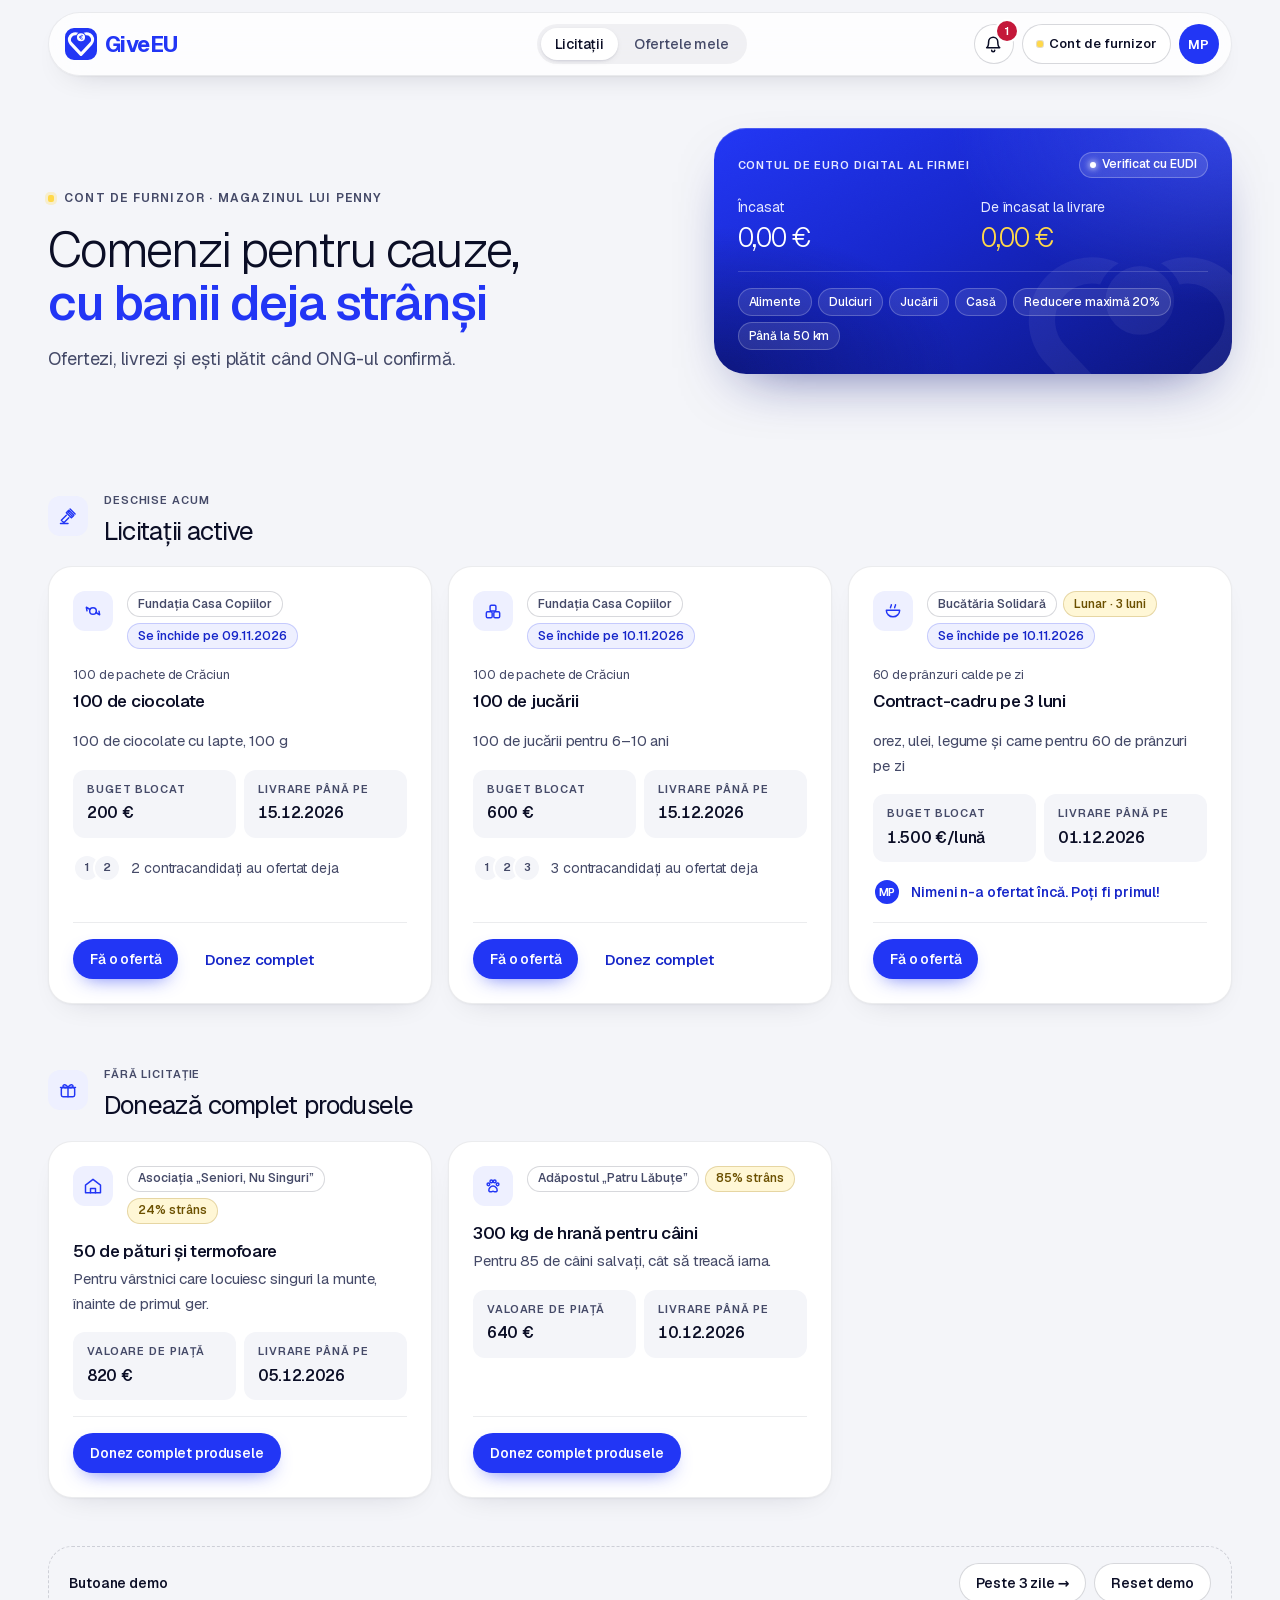
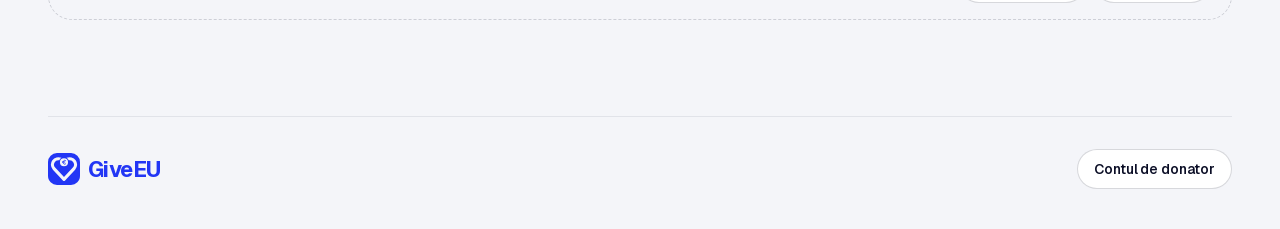
<file: suppliers.html>
<!doctype html>
<html lang="ro">
<head>
<meta charset="utf-8">
<meta name="viewport" content="width=device-width, initial-scale=1, viewport-fit=cover">
<title>GiveEU · Portal furnizori</title>
<meta name="theme-color" content="#f4f5f9">
<link rel="icon" href="data:image/svg+xml,%3Csvg xmlns='http://www.w3.org/2000/svg' viewBox='0 0 32 32'%3E%3Crect x='1' y='1' width='30' height='30' rx='8' fill='white'/%3E%3Cpath fill='%232236f5' fill-rule='evenodd' d='M9 0H23A9 9 0 0 1 32 9V23A9 9 0 0 1 23 32H9A9 9 0 0 1 0 23V9A9 9 0 0 1 9 0ZM13.51 4.85A7.45 7.45 0 0 0 4.89 16.67L14.86 27.4A1.55 1.55 0 0 0 17.14 27.4L27.11 16.67A7.45 7.45 0 0 0 18.49 4.85A5.05 5.05 0 0 1 20.68 7.36A4.35 4.35 0 0 1 24.84 14.56L16 24.07L7.16 14.56A4.35 4.35 0 0 1 11.32 7.36A5.05 5.05 0 0 1 13.51 4.85ZM11.95 9.25A4.05 4.05 0 1 0 20.05 9.25A4.05 4.05 0 1 0 11.95 9.25ZM14.12 8.42h3v.6h-3zM14.12 9.48h3v.6h-3z'/%3E%3Cpath d='M17.83 7.73A1.8 1.86 0 1 0 17.83 10.77' fill='none' stroke='%232236f5' stroke-width='.86'/%3E%3C/svg%3E">
<link rel="preload" href="assets/fonts/geist-latin.woff2" as="font" type="font/woff2" crossorigin>
<link rel="stylesheet" href="assets/giveeu.css">
<script>document.documentElement.classList.add('js')</script>
</head>
<body>
<svg width="0" height="0" style="position:absolute" aria-hidden="true" focusable="false">
  <symbol id="i-mark" viewBox="0 0 32 32"><path fill="currentColor" fill-rule="evenodd" d="M9 0H23A9 9 0 0 1 32 9V23A9 9 0 0 1 23 32H9A9 9 0 0 1 0 23V9A9 9 0 0 1 9 0ZM13.51 4.85A7.45 7.45 0 0 0 4.89 16.67L14.86 27.4A1.55 1.55 0 0 0 17.14 27.4L27.11 16.67A7.45 7.45 0 0 0 18.49 4.85A5.05 5.05 0 0 1 20.68 7.36A4.35 4.35 0 0 1 24.84 14.56L16 24.07L7.16 14.56A4.35 4.35 0 0 1 11.32 7.36A5.05 5.05 0 0 1 13.51 4.85ZM11.95 9.25A4.05 4.05 0 1 0 20.05 9.25A4.05 4.05 0 1 0 11.95 9.25ZM14.12 8.42h3v.6h-3zM14.12 9.48h3v.6h-3z"/><path d="M17.83 7.73A1.8 1.86 0 1 0 17.83 10.77" fill="none" stroke="currentColor" stroke-width=".86"/></symbol>
</svg>
<a class="skip" href="#continut">Sari la conținut</a>

<header class="appbar" data-appbar>
  <div class="appbar-in">
    <a class="logo" href="index.html" aria-label="GiveEU, pagina de prezentare"><svg class="mark" aria-hidden="true"><use href="#i-mark"/></svg><span class="logo-word">GiveEU</span></a>
    <nav class="seg" aria-label="Portal furnizori">
      <a href="#licitatii" data-tab="licitatii">Licitații</a>
      <a href="#oferte" data-tab="oferte">Ofertele mele</a>
    </nav>
    <div class="appbar-end">
      <div class="bellwrap">
        <button class="bell" type="button" data-bell aria-expanded="false" aria-controls="npanel" aria-label="Notificări">
          <svg viewBox="0 0 24 24" fill="none" stroke="currentColor" stroke-width="2" stroke-linecap="round" stroke-linejoin="round" aria-hidden="true"><path d="M6 9a6 6 0 0 1 12 0c0 6 2.5 7.5 2.5 7.5h-17S6 15 6 9z"/><path d="M10 20a2 2 0 0 0 4 0"/></svg>
          <span class="count" data-bell-count hidden></span>
        </button>
        <div class="npanel" id="npanel" data-npanel hidden><h2>Notificări</h2><div data-nlist></div></div>
      </div>
      <span class="pill acct">Cont de furnizor</span>
      <span class="avatar" role="img" title="Magazinul lui Penny" aria-label="Conectat ca Magazinul lui Penny">MP</span>
    </div>
  </div>
</header>

<main id="continut">
  <!-- LICITAȚII -->
  <div id="view-licitatii">
    <section class="band" aria-labelledby="h-lic">
      <div class="wrap page-head">
        <div class="intro">
          <span class="eyebrow">Cont de furnizor · Magazinul lui Penny</span>
          <h1 id="h-lic">Comenzi pentru cauze, <em>cu banii deja strânși</em></h1>
          <p>Ofertezi, livrezi și ești plătit când <span class="nb">ONG-ul</span> confirmă.</p>
        </div>
        <div class="panel account" role="group" aria-label="Profilul firmei">
          <div class="account-head"><span class="label">Contul de euro digital al firmei</span><span class="pill ok dot-live">Verificat cu EUDI</span></div>
          <div class="account-nums">
            <div><span class="muted">Încasat</span><span class="mono" data-b-paid></span></div>
            <div><span class="muted">De încasat la livrare</span><span class="mono" style="color:var(--hold)" data-b-due></span></div>
          </div>
          <div class="rules" role="group" aria-label="Regulile agentului tău"><span>Alimente</span><span>Dulciuri</span><span>Jucării</span><span>Casă</span><span>Reducere maximă 20%</span><span>Până la 50 km</span></div>
        </div>
      </div>
    </section>

    <section class="band" aria-label="Licitații">
      <div class="wrap">
        <div data-won-wrap hidden>
          <div class="sec-h"><span class="sico win" aria-hidden="true"><svg viewBox="0 0 24 24"><path d="M8 4h8v5a4 4 0 0 1-8 0z"/><path d="M8 6H5a3 3 0 0 0 3 4M16 6h3a3 3 0 0 1-3 4M12 13v4M8 21h8M10 17h4"/></svg></span><div><span class="label">Comenzi câștigate</span><h2 data-won-title>Ai câștigat</h2></div></div>
          <div class="auctions" data-won></div>
        </div>

        <div class="sec-h"><span class="sico" aria-hidden="true"><svg viewBox="0 0 24 24"><path d="M14.5 3.5l6 6M11.5 6.5l6 6"/><path d="M13 5l6 6-3 3-6-6z"/><path d="M10 11l-6 6 3 3 6-6"/><path d="M3 21h9"/></svg></span><div><span class="label">Deschise acum</span><h2>Licitații active</h2></div></div>
        <div class="auctions" data-open></div>

        <div class="sec-h"><span class="sico gift" aria-hidden="true"><svg viewBox="0 0 24 24"><rect x="4" y="9" width="16" height="11" rx="2"/><path d="M3 9h18M12 9v11"/><path d="M12 9c-2-4-6-4-6-1.5S10 9 12 9zM12 9c2-4 6-4 6-1.5S14 9 12 9z"/></svg></span><div><span class="label">Fără licitație</span><h2>Donează complet produsele</h2></div></div>
        <div class="auctions" data-kind></div>

        <div class="demo-bar"><span><b>Butoane demo</b></span><div class="demo-btns"><button class="btn btn--ghost btn--sm" type="button" data-skip>Peste 3 zile →</button><button class="btn btn--ghost btn--sm" type="button" data-reset>Reset demo</button></div></div>
      </div>
    </section>
  </div>

  <!-- OFERTELE MELE -->
  <section class="band" id="view-oferte" aria-labelledby="h-of" hidden>
    <div class="wrap">
      <span class="eyebrow">Cont de furnizor · Magazinul lui Penny</span>
      <h1 id="h-of" class="page-h1">Ofertele <em>mele</em></h1>
      <div class="stats" data-ostats></div>
      <h2 class="sr-only">Lista ofertelor</h2>
      <div class="offers" data-olist></div>
    </div>
  </section>
</main>

<footer class="site-foot">
  <div class="wrap">
    <div class="brand">
      <a class="logo" href="index.html" aria-label="GiveEU, pagina de prezentare"><svg class="mark" aria-hidden="true"><use href="#i-mark"/></svg><span>GiveEU</span></a>
    </div>
    <div class="links">
      <a class="btn btn--ghost btn--sm" href="donate.html">Contul de donator</a>
    </div>
  </div>
</footer>

<!-- PANOU OFERTĂ / DONAȚIE ÎN NATURĂ -->
<dialog class="drawer" id="bid" aria-labelledby="bid-title">
  <div class="d-head">
    <div class="row">
      <div style="min-width:0"><span class="label" data-b-kind>Ofertă</span><p class="cause-t" data-b-title></p></div>
      <button class="x" type="button" data-b-close aria-label="Închide"><svg viewBox="0 0 24 24" width="18" height="18" aria-hidden="true"><path d="M6 6l12 12M18 6 6 18" fill="none" stroke="currentColor" stroke-width="2" stroke-linecap="round"/></svg></button>
    </div>
  </div>
  <div class="d-body" data-b-body></div>
  <div class="d-foot">
    <button class="btn btn--ghost" type="button" data-b-cancel>Renunță</button>
    <button class="btn btn--main" type="button" data-b-submit>Trimite oferta</button>
  </div>
</dialog>

<!-- REZULTAT / MULȚUMIRE -->
<dialog class="win" id="win" aria-labelledby="win-title">
  <div class="win-body" data-win></div>
</dialog>

<!-- CUM ALEGE AI-UL OFERTA (se arată înainte de „Peste 3 zile”) -->
<dialog class="explain" id="explain" aria-labelledby="ex-title">
  <div class="ex-head">
    <div><span class="eyebrow">Între timp, la licitație</span><h2 id="ex-title" style="margin-top:.6rem">Cum alege AI-ul oferta câștigătoare</h2><p>Analizează toate ofertele, nu doar prețul. AI-ul aprobă alegerea automat.</p></div>
    <button class="x" type="button" data-ex-close aria-label="Închide"><svg viewBox="0 0 24 24" width="18" height="18" aria-hidden="true"><path d="M6 6l12 12M18 6 6 18" fill="none" stroke="currentColor" stroke-width="2" stroke-linecap="round"/></svg></button>
  </div>
  <div class="ai-demo" data-ai>
    <div class="ai-grid">
      <div class="ai-left">
        <div class="ai-need"><span class="label">Nevoia ONG-ului</span><b>100 de ciocolate pentru pachete de Crăciun</b><span class="ai-facts"><span class="pill mid">Buget <span class="mono">200&nbsp;€</span></span><span class="pill mid">Distribuire pe 20 decembrie</span></span></div>
        <ol class="ai-offers" aria-label="Ofertele primite">
        <li class="ai-offer" data-o><div class="ai-o-top"><b>Magazin local</b><span class="ai-price mono">170&nbsp;€</span></div><div class="ai-o-bot"><span class="ai-meta">la 8 km · livrare 15 dec · valabil până în martie</span><span class="pill" data-tag></span></div></li>
        <li class="ai-offer" data-o><div class="ai-o-top"><b>Lanț național</b><span class="ai-price mono">180&nbsp;€</span></div><div class="ai-o-bot"><span class="ai-meta">la 320 km · livrare 18 dec · valabil până în aprilie</span><span class="pill" data-tag></span></div></li>
        <li class="ai-offer" data-o><div class="ai-o-top"><b>Distribuitor</b><span class="ai-price mono">155&nbsp;€</span></div><div class="ai-o-bot"><span class="ai-meta">la 140 km · livrare 12 dec · expiră pe 10 dec</span><span class="pill" data-tag></span></div></li>
      </ol>
      </div>
      <div class="panel ai-panel">
        <div class="ai-steps" role="group" aria-label="Pașii AI-ului">
          <button type="button" data-step="1"><span class="sr-only">Pasul </span>1 · Condiții</button>
          <button type="button" data-step="2"><span class="sr-only">Pasul </span>2 · Scor</button>
          <button type="button" data-step="3"><span class="sr-only">Pasul </span>3 · Alegere</button>
        </div>
        <div class="ai-views">
          <section class="ai-view" data-view="0" aria-labelledby="ai-v0">
            <span class="label">AI-ul GiveEU</span>
            <h3 id="ai-v0">Primesc ofertele</h3>
            <p>Furnizorii răspund prin agenții lor AI. Analizez toate ofertele, nu doar prețul.</p>
            <p class="ai-count"><span class="label">Oferte primite</span><b class="mono" data-count>0</b></p>
          </section>
          <section class="ai-view" data-view="1" aria-labelledby="ai-v1">
            <span class="label">Pasul 1 din 3</span>
            <h3 id="ai-v1">Verific condițiile</h3>
            <ul class="ai-check">
              <li style="--i:0"><svg viewBox="0 0 24 24" aria-hidden="true"><path d="M5 12.5l4.5 4.5L19 7.5" fill="none" stroke="currentColor" stroke-width="2.6" stroke-linecap="round" stroke-linejoin="round"/></svg><span>Livrare înainte de 20 decembrie</span></li>
              <li style="--i:1"><svg viewBox="0 0 24 24" aria-hidden="true"><path d="M5 12.5l4.5 4.5L19 7.5" fill="none" stroke="currentColor" stroke-width="2.6" stroke-linecap="round" stroke-linejoin="round"/></svg><span>Produse valabile la distribuire</span></li>
              <li style="--i:2"><svg viewBox="0 0 24 24" aria-hidden="true"><path d="M5 12.5l4.5 4.5L19 7.5" fill="none" stroke="currentColor" stroke-width="2.6" stroke-linecap="round" stroke-linejoin="round"/></svg><span>Furnizor verificat</span></li>
              <li style="--i:3"><svg viewBox="0 0 24 24" aria-hidden="true"><path d="M5 12.5l4.5 4.5L19 7.5" fill="none" stroke="currentColor" stroke-width="2.6" stroke-linecap="round" stroke-linejoin="round"/></svg><span>Încape în bugetul de 200&nbsp;€</span></li>
            </ul>
            <p class="ai-elim" data-elim><span class="pill no">1 ofertă eliminată</span></p>
          </section>
          <section class="ai-view" data-view="2" aria-labelledby="ai-v2">
            <span class="label">Pasul 2 din 3</span>
            <h3 id="ai-v2">Dau un scor</h3>
            <ul class="ai-w">
              <li style="--i:0;--w:100%"><span>Preț</span><span class="ai-bar"><i></i></span><span class="pct mono">50%</span></li>
              <li style="--i:1;--w:40%"><span>Valabilitate</span><span class="ai-bar"><i></i></span><span class="pct mono">20%</span></li>
              <li style="--i:2;--w:30%"><span>Distanță</span><span class="ai-bar"><i></i></span><span class="pct mono">15%</span></li>
              <li style="--i:3;--w:30%"><span>Reducere socială</span><span class="ai-bar"><i></i></span><span class="pct mono">15%</span></li>
            </ul>
            <span class="label">Scor final</span>
            <ul class="ai-final">
              <li style="--i:5;--w:86%"><span>Magazin local</span><b class="mono">86</b><span class="ai-bar"><i></i></span></li>
              <li class="alt" style="--i:6;--w:71%"><span>Lanț național</span><b class="mono">71</b><span class="ai-bar"><i></i></span></li>
            </ul>
          </section>
          <section class="ai-view" data-view="3" aria-labelledby="ai-v3">
            <span class="label">Pasul 3 din 3</span>
            <h3 id="ai-v3">Aleg și explic</h3>
            <p class="ai-why">Aleg <b>Magazin local, 170&nbsp;€</b>. E cu 10&nbsp;€ mai ieftin decât lanțul național, e la 8&nbsp;km și vinde cu 19% sub prețul obișnuit. Cea mai ieftină ofertă, de 155&nbsp;€, expiră pe 10 decembrie, înainte de distribuire.</p>
            <p class="ai-send" data-send><span class="spin" aria-hidden="true"></span><svg class="ok-ic" viewBox="0 0 24 24" aria-hidden="true"><path d="M5 12.5l4.5 4.5L19 7.5" fill="none" stroke="currentColor" stroke-width="2.6" stroke-linecap="round" stroke-linejoin="round"/></svg><span data-send-t>Aprob alegerea…</span></p>
            <p class="ai-note">Banii pleacă la furnizor doar după livrare.</p>
          </section>
        </div>
      </div>
    </div>
    <p class="sr-only" aria-live="polite" data-ai-live></p>
  </div>
  <div class="ex-foot"><button class="btn btn--ghost btn--sm" type="button" data-ai-play>Pauză</button><button class="btn btn--main" type="button" data-ex-go>Continuă: peste 3 zile →</button></div>
</dialog>

<div class="toast" data-toast role="status" hidden></div>

<script>
(() => {
  const reduce = matchMedia('(prefers-reduced-motion: reduce)');
  const $ = (s, c = document) => c.querySelector(s);
  const $$ = (s, c = document) => [...c.querySelectorAll(s)];
  const eur = (n, d = 2) => n.toLocaleString('ro-RO', { minimumFractionDigits: d, maximumFractionDigits: d }) + ' €';
  const round2 = n => Math.round(n * 100) / 100;
  const roDate = iso => new Date(iso + 'T12:00:00').toLocaleDateString('ro-RO');
  const TODAY = '2026-11-07';
  const addDays = (iso, n) => { const d = new Date(iso + 'T12:00:00'); d.setDate(d.getDate() + n); return d.toISOString().slice(0, 10); };
  const ME = { name: 'Magazinul lui Penny', type: 'IMM local', dist: 8 };

  /* ---------- cererile (aceleași cauze și ONG-uri ca în donate.html) ---------- */
  const AUCTIONS = [
    { id:'dulciuri', cause:'craciun', ngo:'Fundația Casa Copiilor', title:'100 de ciocolate', causeTitle:'100 de pachete de Crăciun', items:'100 de ciocolate cu lapte, 100 g',
      reqs:['fără arahide','valabilitate cel puțin până la 31.01.2027','livrare la sediul ONG-ului'], budget:200, market:210, deliverBy:'2026-12-15', minValid:'2027-01-31', myValid:'2027-03-15', closesDays:2,
      suggest:170, rivals:[{ n:'RetailNațional SA', t:'lanț național · 320 km', p:180, dist:320 }, { n:'Depozit Express SRL', t:'distribuitor · 150 km', p:155, dist:150, out:'produsele expiră pe 10.12.2026, înainte de distribuirea din 20.12' }] },
    { id:'jucarii', cause:'craciun', ngo:'Fundația Casa Copiilor', title:'100 de jucării', causeTitle:'100 de pachete de Crăciun', items:'100 de jucării pentru 6–10 ani',
      reqs:['certificat CE','fără piese mici','ambalate individual'], budget:600, market:650, deliverBy:'2026-12-15', closesDays:3,
      suggest:585, rivals:[{ n:'Jucăria Fermecată', t:'magazin specializat · 25 km', p:560, dist:25 }, { n:'ToyLand Depozit', t:'distribuitor · 180 km', p:590, dist:180 }, { n:'BebeToys', t:'lanț de magazine · 60 km', p:610, dist:60 }] },
    { id:'cantina', cause:'bucatarie', ngo:'Bucătăria Solidară', title:'Contract-cadru pe 3 luni', causeTitle:'60 de prânzuri calde pe zi', items:'orez, ulei, legume și carne pentru 60 de prânzuri pe zi', monthly:true,
      reqs:['livrare de 2 ori pe săptămână','legume proaspete','factură pe numele ONG-ului'], budget:1500, market:1500, deliverBy:'2026-12-01', closesDays:3,
      suggest:1320, rivals:[] },
    { id:'hrana', cause:'hrana', ngo:'Adăpostul „Patru Lăbuțe”', title:'300 kg de hrană pentru câini', causeTitle:'300 kg de hrană pentru câini', items:'300 kg de hrană uscată pentru câini adulți, saci de 15 kg',
      reqs:['certificat sanitar-veterinar','livrare la adăpost','valabilitate cel puțin 6 luni'], budget:600, market:640, deliverBy:'2026-12-10', closesDays:3, opensWhenFunded:true,
      suggest:550, rivals:[{ n:'PetFarm', t:'producător local · 25 km', p:540, dist:25 }] }
  ];
  const KIND = [
    { id:'paturi', ngo:'Asociația „Seniori, Nu Singuri”', title:'50 de pături și termofoare', items:'50 de pături groase și 50 de termofoare', target:750, market:820, deliverBy:'2026-12-05', desc:'Pentru vârstnici care locuiesc singuri la munte, înainte de primul ger.' },
    { id:'hrana', ngo:'Adăpostul „Patru Lăbuțe”', title:'300 kg de hrană pentru câini', items:'300 kg de hrană uscată pentru câini', target:600, market:640, deliverBy:'2026-12-10', desc:'Pentru 85 de câini salvați, cât să treacă iarna.' }
  ];
  const byA = Object.fromEntries(AUCTIONS.map(a => [a.id, a]));
  const byK = Object.fromEntries(KIND.map(k => [k.id, k]));

  /* ---------- stare: contul de furnizor + legătura cu contul de donator ---------- */
  const KEY = 'giveeu-furnizor-v1', DONOR_KEY = 'giveeu-demo-v1';
  const DONOR_SEED_FUNDED = { apa:610, paracetamol:95, craciun:372, bucatarie:1300, paturi:180, hrana:510, ghiozdane:430 };
  const seed = () => ({ day: TODAY, paid: 0, opened: {}, bids: {}, results: {}, contracts: {}, kind: {}, notifs: [
    { id:'n0', kind:'info', title:'Licitație nouă: 100 de ciocolate', text:'Fundația Casa Copiilor · buget blocat 200 €', at:TODAY, read:false, go:'dulciuri' } ] });
  let S;
  try { S = JSON.parse(localStorage.getItem(KEY)) || seed(); } catch { S = seed(); }
  const save = () => { try { localStorage.setItem(KEY, JSON.stringify(S)); } catch {} };
  const donor = () => { try { return JSON.parse(localStorage.getItem(DONOR_KEY)); } catch { return null; } };
  const donorFunded = id => { const d = donor(); return d && d.funded && d.funded[id] != null ? d.funded[id] : DONOR_SEED_FUNDED[id]; };
  function markDonorInKind(id, target) {
    // dacă există contul de donator în același browser, cauza apare acolo ca „finanțată complet, donată în natură”
    try {
      const d = donor(); if (!d) return;
      d.funded[id] = Math.max(d.funded[id] || 0, target);
      d.inkind = d.inkind || {}; d.inkind[id] = ME.name;
      localStorage.setItem(DONOR_KEY, JSON.stringify(d));
    } catch {}
  }
  // o licitație e deschisă dacă nu s-a închis, cauza e finanțată (pentru cele care așteaptă bani) și nu a fost donată în natură
  const isOpen = a => !S.results[a.id] && !S.kind[a.id] && (!a.opensWhenFunded || donorFunded(a.cause) >= a.budget);
  const closesOn = a => addDays((S.opened && S.opened[a.id]) || TODAY, a.closesDays);
  // licitațiile care se deschid când cauza e finanțată în contul de donator: le datăm și anunțăm o singură dată
  function checkNewlyOpened() {
    S.opened = S.opened || {};
    AUCTIONS.filter(a => a.opensWhenFunded && isOpen(a) && !S.opened[a.id]).forEach(a => {
      S.opened[a.id] = S.day;
      notify({ kind: 'info', title: `Licitație nouă: ${a.title}`, text: `${a.ngo} · cauza tocmai a fost finanțată de donatori`, go: a.id });
    });
    save();
  }
  const discount = (a, p) => Math.round((1 - p / a.market) * 100);

  /* ---------- notificări ---------- */
  const bell = $('[data-bell]'), npanel = $('[data-npanel]');
  function notify(n) { S.notifs.unshift({ id: 'n' + Date.now() + Math.random().toString(16).slice(2, 6), at: S.day, read: false, ...n }); }
  function renderBell() {
    const unread = S.notifs.filter(n => !n.read).length, c = $('[data-bell-count]');
    c.hidden = !unread; c.textContent = unread;
    $('[data-nlist]').innerHTML = S.notifs.length ? S.notifs.map(n => `
      <button type="button" class="nitem${n.read ? '' : ' unread'}" data-n="${n.id}">
        <span class="ic ${n.kind}" aria-hidden="true">${n.kind === 'win' ? '★' : n.kind === 'lose' ? '–' : n.kind === 'pay' ? '€' : '•'}</span>
        <strong>${n.title}</strong><span class="t">${n.text} · ${roDate(n.at)}</span>
      </button>`).join('') : '<p class="muted" style="padding:.75rem">Nicio notificare.</p>';
  }
  bell.addEventListener('click', () => { const o = npanel.hidden; npanel.hidden = !o; bell.setAttribute('aria-expanded', String(o)); });
  document.addEventListener('click', e => { if (!npanel.hidden && !e.target.closest('.bellwrap')) { npanel.hidden = true; bell.setAttribute('aria-expanded', 'false'); } });
  $('[data-nlist]').addEventListener('click', e => {
    const b = e.target.closest('[data-n]'); if (!b) return;
    const n = S.notifs.find(x => x.id === b.dataset.n); n.read = true; save(); renderBell();
    npanel.hidden = true; bell.setAttribute('aria-expanded', 'false');
    if (n.kind === 'win') showWin(n.go);
    else if (n.kind === 'lose') location.hash = '#oferte';
    else { location.hash = '#licitatii'; const el = document.getElementById('w-' + n.go) || document.getElementById('a-' + n.go); if (el) el.scrollIntoView({ behavior: reduce.matches ? 'auto' : 'smooth', block: 'center' }); }
  });

  /* ---------- toast ---------- */
  function ringBell() { const b = $('[data-bell]'); b.classList.remove('ring'); void b.offsetWidth; b.classList.add('ring'); }
  let tt; function toast(t) { const el = $('[data-toast]'); el.textContent = t; el.hidden = false; clearTimeout(tt); tt = setTimeout(() => el.hidden = true, 3200); }

  /* ---------- contul firmei ---------- */
  function due() { return Object.entries(S.contracts).filter(([, c]) => c.stage < 2).reduce((s, [id]) => s + S.bids[id].price, 0); }
  function renderBiz() {
    $('[data-b-paid]').textContent = eur(S.paid);
    $('[data-b-due]').textContent = eur(due());
  }

  /* ---------- licitații ---------- */
  function faces(a) { const mine = !!S.bids[a.id]; return `<span class="faces" aria-hidden="true">${a.rivals.map((r, i) => `<i>${i + 1}</i>`).join('')}${mine || !a.rivals.length ? '<i class="me">MP</i>' : ''}</span>`; }
  const rivalWord = n => n === 1 ? '1 contracandidat' : `${n} contracandidați`;
  function rivalsLine(a) {
    const n = a.rivals.length, mine = !!S.bids[a.id];
    if (!n) return `<span class="solo">${mine ? 'Ești singurul ofertant' : 'Nimeni n-a ofertat încă. Poți fi primul!'}</span>`;
    return `<span>${mine ? `Tu și încă ${rivalWord(n)}` : `${rivalWord(n)} ${n === 1 ? 'a' : 'au'} ofertat deja`}</span>`;
  }
  const ICONS = {
    dulciuri: ['t-hold', '<circle cx="12" cy="12" r="4"/><path d="M8.6 10.2 4 7.5l.8 4.3M15.4 13.8 20 16.5l-.8-4.3"/>'],
    jucarii: ['', '<rect x="4" y="13" width="7" height="7" rx="1.5"/><rect x="13" y="13" width="7" height="7" rx="1.5"/><rect x="8.5" y="5" width="7" height="7" rx="1.5"/>'],
    cantina: ['t-bad', '<path d="M4 11h16a8 8 0 0 1-16 0z"/><path d="M9 8c0-1.5 1-1.5 1-3.5M14 8c0-1.5 1-1.5 1-3.5"/>'],
    hrana: ['t-hold', '<circle cx="6.5" cy="10" r="1.6"/><circle cx="10" cy="6.5" r="1.6"/><circle cx="14" cy="6.5" r="1.6"/><circle cx="17.5" cy="10" r="1.6"/><path d="M12 12c-3 0-5 3-5 5 0 1.5 1.5 2 2.5 2s1.5-.6 2.5-.6 1.5.6 2.5.6 2.5-.5 2.5-2c0-2-2-5-5-5z"/>'],
    paturi: ['', '<path d="M3 11l9-7 9 7v9H3z"/><path d="M9 20v-5h6v5"/>']
  };
  const icon = id => { const [t, d] = ICONS[id] || ['', '<circle cx="12" cy="12" r="6"/>']; return `<span class="aico ${t}" aria-hidden="true"><svg viewBox="0 0 24 24">${d}</svg></span>`; };
  function auctionCard(a) {
    const mine = S.bids[a.id];
    return `<article class="card auction${mine ? ' mine' : ''}" id="a-${a.id}">
      <div class="ahead">${icon(a.id)}<div class="tags"><span class="pill mid">${a.ngo}</span>${a.monthly ? '<span class="pill hold">Lunar · 3 luni</span>' : ''}<span class="pill ok">Se închide pe ${roDate(closesOn(a))}</span></div></div>
      <div><p class="ngo">${a.causeTitle}</p><h3>${a.title}</h3></div>
      <p class="muted" style="font-size:.95rem">${a.items}</p>
      <div class="facts">
        <div><span class="label">Buget blocat</span><span class="mono">${eur(a.budget, 0)}${a.monthly ? '/lună' : ''}</span></div>
        <div><span class="label">Livrare până pe</span><span class="mono">${roDate(a.deliverBy)}</span></div>
      </div>
      <div class="rivals">${faces(a)}${rivalsLine(a)}</div>
      ${mine ? `<div class="mybid"><span>Oferta ta: <b class="mono">${eur(mine.price)}</b>${a.monthly ? '/lună' : ''}</span><span class="pill ok">−${discount(a, mine.price)}% față de piață</span></div>` : ''}
      <div class="actions">
        <button class="btn btn--main btn--sm" type="button" data-bid="${a.id}">${mine ? 'Modifică oferta' : 'Fă o ofertă'}</button>
        ${a.monthly ? '' : `<button class="btn btn--quiet" type="button" data-kindlot="${a.id}">Donez complet</button>`}
      </div>
    </article>`;
  }
  // comenzile câștigate: apar primele pe pagina de licitații, cu pasul următor
  function wonCard(id) {
    const a = byA[id], b = S.bids[id], c = S.contracts[id];
    const steps = ['Câștigată', 'Livrat', 'Plătit'];
    const track = steps.map((t, i) => `<span class="ws${i <= c.stage ? ' on' : ''}"><i>${i <= c.stage ? '✓' : i + 1}</i>${t}</span>`).join('<span class="wl" aria-hidden="true"></span>');
    const next = c.stage === 0 ? `Livrează ${a.items} la ${a.ngo} până pe ${roDate(a.deliverBy)}.`
      : c.stage === 1 ? `Ai livrat. ${a.ngo} verifică produsele și pozele.`
      : `${a.ngo} a confirmat livrarea. Ai încasat ${eur(b.price)}.`;
    const act = c.stage === 0 ? `<button class="btn btn--main btn--sm" type="button" data-deliver="${id}">Am livrat</button>`
      : c.stage === 1 ? `<button class="btn btn--ghost btn--sm" type="button" data-confirm="${id}">Demo: ONG-ul confirmă primirea</button>`
      : '<span class="pill ok">Plătit</span>';
    return `<article class="card auction won" id="w-${id}">
      <div class="ahead">${icon(a.id)}<div class="ribbon" style="flex:1"><span>★ Câștigată</span><span class="muted">ONG-ul a aprobat oferta ta · ${roDate(closesOn(a))}</span></div></div>
      <div><p class="ngo">${a.ngo} · ${a.causeTitle}</p><h3>${a.title}</h3></div>
      <div class="facts">
        <div><span class="label">${c.stage === 2 ? 'Încasat' : 'Vei încasa'}</span><span class="mono">${eur(b.price)}${a.monthly ? '/lună' : ''}</span></div>
        <div><span class="label">Livrare până pe</span><span class="mono">${roDate(a.deliverBy)}</span></div>
      </div>
      <div class="wtrack" role="group" aria-label="Stadiul comenzii">${track}</div>
      <p class="wnext">${next}</p>
      <p class="muted" style="font-size:.88rem">Banii sunt deja blocați de donatori, deci plata e garantată.</p>
      <div class="actions">${act}</div>
    </article>`;
  }
  function renderAuctions() {
    const won = Object.keys(S.contracts);
    $('[data-won-wrap]').hidden = !won.length;
    $('[data-won-title]').textContent = won.length === 1 ? 'Ai câștigat o licitație' : `Ai câștigat ${won.length} licitații`;
    $('[data-won]').innerHTML = won.map(wonCard).join('');
    const open = AUCTIONS.filter(isOpen);
    $('[data-open]').innerHTML = open.length ? open.map(auctionCard).join('') : '<p class="card empty">Nu sunt licitații deschise acum. Revino curând.</p>';
    const kinds = KIND.filter(k => !S.kind[k.id] && !(byA[k.id] && (isOpen(byA[k.id]) || S.results[k.id])));
    $('[data-kind]').innerHTML = kinds.length ? kinds.map(k => {
      const f = donorFunded(k.id), p = Math.min(100, Math.round(f / k.target * 100));
      return `<article class="card auction"><div class="ahead">${icon(k.id)}<div class="tags"><span class="pill mid">${k.ngo}</span><span class="pill hold">${p}% strâns</span></div></div>
        <div><h3>${k.title}</h3><p class="muted" style="font-size:.95rem;margin-top:.3rem">${k.desc}</p></div>
        <div class="facts"><div><span class="label">Valoare de piață</span><span class="mono">${eur(k.market, 0)}</span></div><div><span class="label">Livrare până pe</span><span class="mono">${roDate(k.deliverBy)}</span></div></div>
        <div class="actions"><button class="btn btn--main btn--sm" type="button" data-kind-id="${k.id}">Donez complet produsele</button></div>
      </article>`;
    }).join('') : '<p class="muted">Ai acoperit deja cauzele din categoriile tale. Mulțumim!</p>';
  }
  document.addEventListener('click', e => {
    const b = e.target.closest('[data-bid]'), k = e.target.closest('[data-kindlot]'), kc = e.target.closest('[data-kind-id]');
    if (b) openBid(b.dataset.bid);
    if (k) openKind({ lot: k.dataset.kindlot });
    if (kc) openKind({ cause: kc.dataset.kindId });
  });

  /* ---------- panoul de ofertă ---------- */
  const dlg = $('#bid'), body = $('[data-b-body]'), submit = $('[data-b-submit]');
  let mode = null;
  function openBid(id) {
    const a = byA[id], mine = S.bids[id];
    mode = { type: 'bid', id };
    $('[data-b-kind]').textContent = 'Ofertă · se închide pe ' + roDate(closesOn(a));
    $('[data-b-title]').textContent = a.title + ' · ' + a.ngo;
    submit.textContent = mine ? 'Actualizează oferta' : 'Trimite oferta';
    body.innerHTML = `
      <div><h2 id="bid-title">${a.items}</h2><p class="lead">Cererea e aprobată de ONG. Banii sunt deja blocați de donatori: <b class="mono">${eur(a.budget, 0)}${a.monthly ? '/lună' : ''}</b>.</p></div>
      <ul class="spec">${a.reqs.map(r => `<li>${r}</li>`).join('')}<li>livrare până pe ${roDate(a.deliverBy)}</li></ul>
      <div class="rivals">${faces(a)}${a.rivals.length ? `<span>${rivalWord(a.rivals.length)} ${a.rivals.length === 1 ? 'a' : 'au'} ofertat: ${a.rivals.map(r => r.t.split(' · ')[0]).join(', ')}.</span>` : '<span class="solo">Nimeni n-a ofertat încă. Poți fi primul!</span>'}</div>
      <div class="agent"><span class="pill">Sugestia agentului tău</span>
        <p><b class="mono">${eur(a.suggest)}</b>${a.monthly ? '/lună' : ''}, adică ${discount(a, a.suggest)}% sub prețul de piață estimat (${eur(a.market, 0)}), în limita reducerii maxime de 20% setate de tine.</p>
        <button class="btn btn--ghost btn--sm" type="button" data-use style="justify-self:start">Folosește sugestia</button></div>
      <div class="grid2">
        <div class="field"><label for="f-price">Prețul tău (€${a.monthly ? '/lună' : ''})</label><input id="f-price" type="number" min="1" step="1" max="${a.budget}" value="${mine ? mine.price : ''}" placeholder="max. ${a.budget}"></div>
        <div class="field"><label for="f-date">Livrezi pe</label><input id="f-date" type="date" min="${TODAY}" max="${a.deliverBy}" value="${mine ? mine.date : addDays(a.deliverBy, -5)}"></div>
      </div>
      ${a.minValid ? `<div class="field"><label for="f-valid">Produsele sunt valabile până la</label><input id="f-valid" type="date" value="${mine ? mine.valid : a.myValid}"></div>` : ''}
      <div class="field"><label for="f-note">Detalii despre produs</label><textarea id="f-note">${mine ? mine.note : 'Conform cerinței: ' + a.items + '.'}</textarea></div>
      <div class="live" data-live aria-live="polite"></div>
      <div class="warn" data-berr hidden></div>
      `;
    const upd = () => {
      const p = parseFloat($('#f-price').value), d = $('#f-date').value, v = a.minValid ? $('#f-valid').value : null;
      let err = '';
      if (!(p > 0)) err = 'Scrie un preț.';
      else if (p > a.budget) err = `Prețul nu poate depăși bugetul blocat de ${eur(a.budget, 0)}.`;
      else if (!d || d > a.deliverBy) err = `Livrarea trebuie să fie cel târziu pe ${roDate(a.deliverBy)}.`;
      else if (a.minValid && (!v || v < a.minValid)) err = `Produsele trebuie să fie valabile cel puțin până la ${roDate(a.minValid)}.`;
      const box = $('[data-berr]', body); box.hidden = !err; box.textContent = err; submit.disabled = !!err;
      $('[data-live]', body).innerHTML = p > 0 && p <= a.budget ? `<span class="pill ok">${discount(a, p)}% sub prețul de piață</span>` : '';
    };
    $$('input,textarea', body).forEach(i => i.addEventListener('input', upd));
    $('[data-use]', body).addEventListener('click', () => { $('#f-price').value = a.suggest; upd(); });
    upd();
    dlg.showModal();
  }

  function openKind({ lot, cause }) {
    const a = lot ? byA[lot] : null, k = cause ? byK[cause] : null;
    const title = a ? a.title + ' · ' + a.ngo : k.title + ' · ' + k.ngo;
    const value = a ? a.market : k.market, items = a ? a.items : k.items, by = a ? a.deliverBy : k.deliverBy;
    mode = { type: 'kind', lot, cause, value };
    $('[data-b-kind]').textContent = 'Donație în natură';
    $('[data-b-title]').textContent = title;
    submit.textContent = 'Donez complet';
    submit.disabled = true;
    body.innerHTML = `
      <div><h2 id="bid-title">Livrezi gratuit, fără licitație</h2><p class="lead">Acoperi complet nevoia din stocul tău. ONG-ul primește produsele, iar tu apari în raportul donatorilor.</p></div>
      <div class="kind-hero"><span class="label">Valoarea donației tale</span><span class="mono">${eur(value, 0)}</span><span>${items}, livrate până pe ${roDate(by)}</span></div>
      <ol class="how">
        <li><span>1</span><p>Livrezi produsele direct la ONG.</p></li>
        <li><span>2</span><p>ONG-ul confirmă primirea, cu poze.</p></li>
        <li><span>3</span><p>Banii pe care donatorii i-au blocat ${a ? 'pentru aceste produse merg la următoarea nevoie a cauzei' : 'pentru această cauză se întorc la ei sau merg la altă nevoie'}, cum a ales fiecare.</p></li>
      </ol>
      <label class="agree"><input type="checkbox" data-kagree> <span>Confirm că donez gratuit produsele, conform cerinței ONG-ului.</span></label>`;
    $('[data-kagree]', body).addEventListener('change', e => submit.disabled = !e.target.checked);
    dlg.showModal();
  }

  submit.addEventListener('click', () => {
    if (submit.disabled || !mode) return;
    if (mode.type === 'bid') {
      const a = byA[mode.id], had = !!S.bids[a.id];
      S.bids[a.id] = { price: round2(parseFloat($('#f-price').value)), date: $('#f-date').value, valid: a.minValid ? $('#f-valid').value : null, note: $('#f-note').value, at: S.day };
      save(); dlg.close(); renderAll();
      toast(had ? 'Oferta a fost actualizată.' : `Oferta de ${eur(S.bids[a.id].price)} a fost trimisă. Află rezultatul pe ${roDate(closesOn(a))}.`);
    } else {
      const id = mode.lot || mode.cause, a = mode.lot ? byA[mode.lot] : null, k = mode.cause ? byK[mode.cause] : null;
      S.kind[id] = { value: mode.value, at: S.day, title: a ? a.title : k.title, ngo: a ? a.ngo : k.ngo, stage: 0 };
      if (k) markDonorInKind(k.id, k.target);
      notify({ kind: 'win', title: 'Mulțumim pentru donația în natură!', text: `${a ? a.title : k.title} · ${a ? a.ngo : k.ngo}`, go: 'kind:' + id });
      save(); dlg.close(); renderAll(); showWin('kind:' + id);
    }
  });
  $('[data-b-close]').addEventListener('click', () => dlg.close());
  $('[data-b-cancel]').addEventListener('click', () => dlg.close());
  dlg.addEventListener('click', e => { if (e.target === dlg) dlg.close(); });

  /* ---------- închiderea licitațiilor (scor ca în specificație) ---------- */
  function score(cands, a) {
    const minP = Math.min(...cands.map(c => c.p));
    const maxD = Math.max(...cands.map(c => (a.market - c.p) / a.market), 0.0001);
    return cands.map(c => ({ ...c, s: .5 * (minP / c.p) + .2 + .15 * (c.dist <= 30 ? 1 : 30 / c.dist) + .15 * Math.max(0, (a.market - c.p) / a.market) / maxD }))
      .sort((x, y) => y.s - x.s);
  }
  function closeAuction(a) {
    const mine = S.bids[a.id];
    if (!mine) { S.results[a.id] = { winner: 'other', name: score(a.rivals.filter(r => !r.out), a)[0].n }; return; }
    const cands = [{ n: ME.name, p: mine.price, dist: ME.dist, me: true }, ...a.rivals.filter(r => !r.out)];
    const ranked = score(cands, a), w = ranked[0];
    S.results[a.id] = { winner: w.me ? 'me' : 'other', name: w.n, price: w.p, ranked: ranked.map(r => ({ n: r.n, p: r.p, me: !!r.me })), out: a.rivals.filter(r => r.out).map(r => ({ n: r.n, why: r.out })) };
    if (w.me) {
      S.contracts[a.id] = { stage: 0 };
      notify({ kind: 'win', title: `Ai câștigat: ${a.title}`, text: `${a.ngo} · ${eur(mine.price)}${a.monthly ? '/lună' : ''}`, go: a.id });
    } else {
      notify({ kind: 'lose', title: `Nu ai câștigat: ${a.title}`, text: `A câștigat ${w.n} cu ${eur(w.p)}${a.monthly ? '/lună' : ''}`, go: a.id });
    }
  }
  // „Peste 3 zile”: întâi arătăm cum alege AI-ul oferta, iar avansul se face când se închide fereastra
  const explain = $('#explain');
  let skipPending = false;

  // demonstrația „Cum alege AI-ul”: rulează pe pași, se poate pune pe pauză și se poate sări direct la un pas
  const aiDemo = (() => {
    const root = $('[data-ai]'), btn = $('[data-ai-play]'), live = $('[data-ai-live]', root);
    const dlg = root.closest('dialog');
    const offers = $$('[data-o]', root), tags = offers.map(o => $('[data-tag]', o));
    const views = $$('[data-view]', root), steps = $$('[data-step]', root);
    const count = $('[data-count]', root), elim = $('[data-elim]', root), send = $('[data-send]', root), sendT = $('[data-send-t]', root);
    const tag = (i, text, kind) => { tags[i].textContent = text; tags[i].className = 'pill ' + kind; };
    const say = t => { live.textContent = t; };
    const view = n => {
      views.forEach(v => v.classList.toggle('on', +v.dataset.view === n));
      steps.forEach(b => {
        const k = +b.dataset.step;
        b.classList.toggle('done', k < n);
        if (k === n) b.setAttribute('aria-current', 'step'); else b.removeAttribute('aria-current');
      });
    };
    const arrive = i => { offers[i].classList.add('in'); count.textContent = i + 1; };
    const EV = [
      [0, () => { view(0); say('AI-ul primește ofertele furnizorilor.'); }],
      [500, () => arrive(0)], [1100, () => arrive(1)], [1700, () => arrive(2)],
      [2800, () => { view(1); say('Pasul 1 din 3: verific condițiile.'); }],
      [4100, () => tag(0, 'Trece', 'ok')],
      [4500, () => tag(1, 'Trece', 'ok')],
      [4900, () => { tag(2, 'Expiră prea devreme', 'no'); offers[2].classList.add('out'); }],
      [5300, () => { elim.classList.add('on'); say('O ofertă eliminată: distribuitorul, ale cărui produse expiră înainte de distribuire.'); }],
      [6600, () => { view(2); say('Pasul 2 din 3: dau un scor. Magazin local 86, lanț național 71.'); }],
      [8300, () => { tag(0, 'Scor 86', 'ok'); tag(1, 'Scor 71', 'mid'); }],
      [9800, () => { view(3); offers[0].classList.add('win'); tag(0, 'Câștigătoare', 'won'); say('Pasul 3 din 3: aleg Magazin local și explic de ce.'); }],
      [12300, () => { send.dataset.state = 'ok'; sendT.textContent = 'AI-ul a aprobat alegerea'; say('AI-ul a aprobat alegerea.'); }],
    ];
    const END = { 1: 8, 2: 10, 3: 12 }; // ultimul eveniment al fiecărui pas
    let timers = [], idx = 0, elapsed = 0, t0 = 0, playing = false;
    const label = () => { btn.textContent = idx >= EV.length ? 'Reia' : playing ? 'Pauză' : 'Pornește'; };
    const clear = () => { timers.forEach(clearTimeout); timers = []; };
    const instantly = fn => { root.classList.add('instant'); fn(); void root.offsetWidth; root.classList.remove('instant'); };
    function reset() {
      clear(); playing = false; idx = 0; elapsed = 0;
      instantly(() => {
        offers.forEach(o => o.classList.remove('in', 'out', 'win'));
        tags.forEach(t => { t.textContent = ''; t.className = 'pill'; });
        count.textContent = '0';
        elim.classList.remove('on');
        send.removeAttribute('data-state');
        sendT.textContent = 'Aprob alegerea…';
        view(-1);
      });
    }
    function play() {
      if (idx >= EV.length) reset();
      playing = true; t0 = performance.now() - elapsed;
      for (let k = idx; k < EV.length; k++) {
        timers.push(setTimeout(() => {
          if (!dlg.open) { clear(); playing = false; return; } // fereastra s-a închis: animația se oprește
          idx = k + 1; EV[k][1]();
          if (idx >= EV.length) { playing = false; label(); }
        }, Math.max(0, EV[k][0] - elapsed)));
      }
      label();
    }
    function pause() { clear(); playing = false; elapsed = performance.now() - t0; label(); }
    function jump(n) { // arată direct sfârșitul pasului n, fără animație
      reset();
      instantly(() => { for (let k = 0; k <= END[n]; k++) EV[k][1](); });
      idx = END[n] + 1; elapsed = EV[END[n]][0]; label();
    }
    btn.addEventListener('click', () => (playing ? pause() : play()));
    steps.forEach(b => b.addEventListener('click', () => jump(+b.dataset.step)));
    return {
      start() { reset(); if (reduce.matches) jump(3); else play(); },
      stop() { clear(); playing = false; },
    };
  })();

  $('[data-skip]').addEventListener('click', () => {
    skipPending = true;
    explain.showModal();
    aiDemo.start();
  });
  $('[data-ex-close]').addEventListener('click', () => explain.close());
  $('[data-ex-go]').addEventListener('click', () => explain.close());
  explain.addEventListener('click', e => { if (e.target === explain) explain.close(); });
  explain.addEventListener('close', () => {
    aiDemo.stop();
    if (skipPending) { skipPending = false; skipDays(); }
  });

  function skipDays() {
    S.day = addDays(S.day, 3);
    // se închid doar licitațiile la care ai ofertat; celelalte rămân active, cu termenul mutat înainte
    const toClose = AUCTIONS.filter(a => isOpen(a) && S.bids[a.id] && closesOn(a) <= S.day);
    toClose.forEach(closeAuction);
    S.opened = S.opened || {};
    AUCTIONS.filter(a => isOpen(a) && !S.bids[a.id] && closesOn(a) <= S.day).forEach(a => { S.opened[a.id] = S.day; });
    save(); renderAll();
    ringBell();
    const wins = toClose.filter(a => S.results[a.id].winner === 'me');
    toast(toClose.length ? `Au trecut 3 zile (${roDate(S.day)}). ${toClose.length} licitații s-au închis. Vezi notificările.` : 'Au trecut 3 zile. Nicio licitație nouă închisă.');
    if (wins.length) setTimeout(() => showWin(wins[0].id), reduce.matches ? 0 : 700);
  }

  /* ---------- ecranul de câștig ---------- */
  const win = $('#win');
  function showWin(go) {
    const box = $('[data-win]');
    if (String(go).startsWith('kind:')) {
      const id = go.slice(5), k = S.kind[id];
      box.innerHTML = `<div class="confetti" data-confetti aria-hidden="true"></div>
        <div class="seal"><svg viewBox="0 0 24 24" width="40" height="40" fill="none" stroke="currentColor" stroke-width="2.4" stroke-linecap="round" stroke-linejoin="round" aria-hidden="true"><path d="M12 21s-7-4.4-7-10a4 4 0 0 1 7-2.6A4 4 0 0 1 19 11c0 5.6-7 10-7 10z"/></svg></div>
        <h2 id="win-title">Mulțumim, Penny!</h2>
        <p class="impact">Ai donat <b>${k.title}</b> pentru ${k.ngo}, în valoare de <span class="mono">${eur(k.value, 0)}</span>.</p>
        <div class="earned"><span class="new">Insignă: Furnizor-erou</span></div>
        <p class="note">Cauza apare acum ca finanțată complet pentru donatori, cu numele magazinului tău în raport.</p>
        <button class="btn btn--main" type="button" data-wclose style="width:100%">Mergi la ofertele mele</button>`;
    } else {
      const a = byA[go], mine = S.bids[go];
      box.innerHTML = `<div class="confetti" data-confetti aria-hidden="true"></div>
        <div class="seal"><svg viewBox="0 0 24 24" width="40" height="40" fill="none" stroke="currentColor" stroke-width="2.6" stroke-linecap="round" stroke-linejoin="round" aria-hidden="true"><path d="M5 12.5l4.5 4.5L19 7.5"/></svg></div>
        <span class="label">${roDate(S.day)} · notificare</span>
        <h2 id="win-title">Ai câștigat licitația!</h2>
        <p class="impact"><b>${a.title}</b> pentru ${a.ngo}, cu <span class="mono">${eur(mine.price)}</span>${a.monthly ? '/lună' : ''}. ONG-ul a aprobat oferta ta.</p>
        <ol class="how next">
          <li><span>1</span><p>Livrezi ${a.items} până pe ${roDate(a.deliverBy)}.</p></li>
          <li><span>2</span><p>ONG-ul confirmă primirea și încarcă poze.</p></li>
          <li><span>3</span><p>Primești <b class="mono">${eur(mine.price)}</b> în contul firmei. Banii sunt deja blocați de donatori, deci plata e garantată.</p></li>
        </ol>
        <button class="btn btn--main" type="button" data-wclose style="width:100%">Vezi comanda</button>`;
    }
    $('[data-wclose]', box).addEventListener('click', () => {
      win.close();
      if (String(go).startsWith('kind:')) { location.hash = '#oferte'; return; }
      location.hash = '#licitatii';
      setTimeout(() => { const el = document.getElementById('w-' + go); if (el) { el.scrollIntoView({ behavior: reduce.matches ? 'auto' : 'smooth', block: 'center' }); el.classList.remove('flash'); void el.offsetWidth; el.classList.add('flash'); } }, 60);
    });
    S.notifs.forEach(n => { if (n.go === go) n.read = true; }); save(); renderBell();
    win.showModal();
    confetti($('[data-confetti]', box));
  }
  win.addEventListener('click', e => { if (e.target === win) win.close(); });
  function confetti(box) {
    if (reduce.matches || !box) return;
    const colors = ['var(--blue)', 'var(--blue-hi)', '#9aa6ff', 'var(--blue-lo)', '#c9d0ff'];
    let html = '';
    for (let i = 0; i < 40; i++) {
      const coin = i % 6 === 0;
      const st = `left:${Math.random() * 100}%;--x:${(Math.random() * 120 - 60).toFixed(0)}px;--r:${(Math.random() * 720 - 360).toFixed(0)}deg;--t:${(1.6 + Math.random() * 1.4).toFixed(2)}s;--dl:${(Math.random() * .5).toFixed(2)}s;${coin ? '' : 'background:' + colors[i % colors.length]}`;
      html += coin ? `<i class="c" style="${st}">€</i>` : `<i style="${st}"></i>`;
    }
    box.innerHTML = html; setTimeout(() => { box.innerHTML = ''; }, 3600);
  }

  /* ---------- ofertele mele ---------- */
  const STEPS = ['Ofertă trimisă', 'Câștigată, aprobată de ONG', 'Livrat', 'Confirmat de ONG, plătit'];
  function renderOffers() {
    const bids = Object.keys(S.bids), wonN = Object.keys(S.contracts).length;
    $('[data-ostats]').innerHTML = `
      <div class="card stat"><span class="label">Oferte trimise</span><span class="mono">${bids.length}</span></div>
      <div class="card stat"><span class="label">Câștigate</span><span class="mono">${wonN}</span></div>
      <div class="card stat"><span class="label">Încasat</span><span class="mono">${eur(S.paid)}</span></div>
      <div class="card stat"><span class="label">De încasat</span><span class="mono">${eur(due())}</span></div>`;
    const rows = [];
    for (const [id, k] of Object.entries(S.kind)) rows.push(`<article class="card offer"><div class="offer-head"><div><h3>${k.title}</h3><p class="sub">${k.ngo} · donație în natură · ${roDate(k.at)}</p></div><div style="display:grid;gap:.4rem;justify-items:end"><span class="amt">${eur(k.value, 0)}</span><span class="pill ok">Donat gratuit</span></div></div>
      <p class="why">Mulțumim! Livrezi produsele la ONG; după confirmare, apari în raportul donatorilor ca furnizor-erou.</p></article>`);
    for (const id of bids) {
      const a = byA[id], b = S.bids[id], r = S.results[id], c = S.contracts[id];
      let pill, extra = '', stage = 0;
      if (!r) { pill = '<span class="pill hold">În așteptare</span>'; extra = `<p class="why">Licitația se închide pe ${roDate(closesOn(a))}. ${a.rivals.length ? 'Ai ' + rivalWord(a.rivals.length) + '.' : 'Ești singurul ofertant.'}</p>`; }
      else if (r.winner === 'me') {
        stage = 1 + c.stage;
        pill = c.stage === 2 ? '<span class="pill ok">Plătit</span>' : c.stage === 1 ? '<span class="pill hold">Așteaptă confirmarea ONG</span>' : '<span class="pill ok">Câștigată</span>';
        const steps = STEPS.map((t, i) => { const cls = i < stage || (i === stage && stage === 3) ? 'done' : i === stage ? 'now' : 'todo';
          return `<li class="${cls}">${cls === 'done' ? '<span class="dot" aria-hidden="true">✓</span>' : cls === 'now' ? '<span class="dot wait">•</span>' : `<span class="dot todo">${i + 1}</span>`}<span class="t"><strong>${t}</strong></span><span class="d"></span></li>`; }).join('');
        const act = c.stage === 0 ? `<button class="btn btn--main btn--sm" type="button" data-deliver="${id}">Am livrat</button>`
          : c.stage === 1 ? `<button class="btn btn--ghost btn--sm" type="button" data-confirm="${id}">Demo: ONG-ul confirmă primirea</button>`
          : `<span class="muted" style="font-size:.92rem">Plata de ${eur(b.price)} a intrat în contul firmei.</span>`;
        extra = `<ol class="timeline">${steps}</ol><div class="don-actions">${act}</div>`;
      } else {
        pill = '<span class="pill mid">Nu ai câștigat</span>';
        extra = `<div class="why"><b>A câștigat ${r.name} (${eur(r.price)}).</b> Clasament: ${r.ranked.map((x, i) => `${i + 1}. ${x.me ? 'Tu' : x.n} ${eur(x.p)}`).join(' · ')}.${r.out.length ? ' Descalificat: ' + r.out.map(o => `${o.n}, ${o.why}`).join('; ') + '.' : ''}</div>`;
      }
      rows.push(`<article class="card offer"><div class="offer-head"><div><h3>${a.title}</h3><p class="sub">${a.ngo} · ofertat pe ${roDate(b.at)}</p></div><div style="display:grid;gap:.4rem;justify-items:end"><span class="amt">${eur(b.price)}${a.monthly ? '<span class="muted" style="font-size:.8rem">/lună</span>' : ''}</span>${pill}</div></div>${extra}</article>`);
    }
    $('[data-olist]').innerHTML = rows.length ? rows.join('') : '<p class="card empty">Încă nu ai trimis nicio ofertă. <a href="#licitatii">Vezi licitațiile active</a>.</p>';
  }
  document.addEventListener('click', e => {
    const d = e.target.closest('[data-deliver]'), c = e.target.closest('[data-confirm]');
    if (d) { S.contracts[d.dataset.deliver].stage = 1; save(); renderAll(); toast('Livrare marcată. Așteptăm confirmarea ONG-ului.'); }
    if (c) {
      const id = c.dataset.confirm, a = byA[id]; S.contracts[id].stage = 2; S.paid = round2(S.paid + S.bids[id].price);
      notify({ kind: 'pay', title: `${a.ngo} a confirmat primirea`, text: `${a.title} · ai primit ${eur(S.bids[id].price)} în contul firmei`, go: id });
      save(); renderAll(); ringBell();
      toast(`Notificare nouă: ${a.ngo} a confirmat primirea. ${eur(S.bids[id].price)} au intrat în contul firmei.`);
    }
  });

  /* ---------- navigare ---------- */
  function renderAll() { checkNewlyOpened(); renderBiz(); renderAuctions(); renderOffers(); renderBell(); }
  function route() {
    const v = location.hash === '#oferte' ? 'oferte' : 'licitatii';
    $('#view-licitatii').hidden = v !== 'licitatii'; $('#view-oferte').hidden = v !== 'oferte';
    $$('[data-tab]').forEach(a => a.dataset.tab === v ? a.setAttribute('aria-current', 'page') : a.removeAttribute('aria-current'));
    scrollTo({ top: 0 });
  }
  addEventListener('hashchange', route);
  addEventListener('storage', e => { if (e.key === DONOR_KEY) renderAll(); });
  addEventListener('focus', renderAll);
  $('[data-reset]').addEventListener('click', () => { S = seed(); save(); renderAll(); location.hash = '#licitatii'; toast('Demo resetat.'); });

  renderAll(); route();
})();
</script>
<script>
// bara de sus: umbră după scroll (la fel ca pe pagina de prezentare)
(() => { const bar = document.querySelector('[data-appbar]'); const f = () => bar.toggleAttribute('data-scrolled', scrollY > 8); addEventListener('scroll', f, { passive: true }); f(); })();
</script>
</body>
</html>
</file>
<file: assets/giveeu.css>
/* ==========================================================================
   GiveEU · un singur sistem de design pentru tot site-ul.
   index.html, donate.html și suppliers.html folosesc doar acest fișier.

   Reguli:
   1. Două suprafețe: card alb pe fundal gri-rece și panou albastru (mereu același).
   2. Sticla apare doar peste culoare: bara de sus și elementele de pe panoul albastru.
   3. Galbenul e doar tentă: pătrățelul din etichete, plus starea
      „bani blocați / în așteptare”.
   Logo: o singură culoare (--brand), desenat cu currentColor; inima și moneda sunt
   decupate, deci urmează singur modurile de contrast ridicat.
   4. Un singur font (Geist), o singură scară de raze, umbre și spații.
   5. Culorile textului sunt opace, ca să aibă contrast sigur (WCAG AA) și pe gradient.
   Font: Geist, SIL Open Font License 1.1, găzduit local.
   ========================================================================== */

@font-face{font-family:'Geist';font-style:normal;font-weight:100 900;font-display:swap;src:url(fonts/geist-latin.woff2) format('woff2');unicode-range:U+0000-00FF,U+0131,U+0152-0153,U+02BB-02BC,U+02C6,U+02DA,U+02DC,U+0304,U+0308,U+0329,U+2000-206F,U+20AC,U+2122,U+2191,U+2193,U+2212,U+2215,U+FEFF,U+FFFD}
@font-face{font-family:'Geist';font-style:normal;font-weight:100 900;font-display:swap;src:url(fonts/geist-latin-ext.woff2) format('woff2');unicode-range:U+0100-02BA,U+02BD-02C5,U+02C7-02CC,U+02CE-02D7,U+02DD-02FF,U+0304,U+0308,U+0329,U+1D00-1DBF,U+1E00-1E9F,U+1EF2-1EFF,U+2020,U+20A0-20AB,U+20AD-20C4,U+2113,U+2C60-2C7F,U+A720-A7FF}

/* ── 1. tokeni ─────────────────────────────────────────────────────────── */
:root{
  /* albastru (alb pe --blue: 7,2:1) */
  --blue:#2236f5; --blue-hover:#3a4cff; --blue-ink:#1626c9; --blue-50:#eef0ff; --blue-line:rgba(34,54,245,.2);
  /* text și suprafețe (toate perechile trec AA) */
  --ink:#0b0e26; --ink-2:#454a68; --ink-3:#5c6180;
  --c-grey:#a9afcc; /* gri de context în grafice (seria care nu e povestea) */
  --brand:#2236f5; /* logo: albastrul principal, o singură culoare (7,2:1 pe alb, 6,6:1 pe fundal) */
  --bg:#f4f5f9; --surface:#fff; --tile:#f4f5f9;
  --line:rgba(11,14,38,.08); --line-2:rgba(11,14,38,.16);
  /* stări */
  --sun:#ffd84a; --sun-50:#fff7d6; --sun-ink:#6b5000; --sun-line:rgba(150,110,0,.24);
  --rose:#c4183a; --rose-50:#fdeef1; --rose-line:rgba(196,24,58,.24);
  /* formă */
  --r-sm:12px; --r-md:16px; --r-lg:24px; --r-xl:32px;
  --sh-card:0 1px 2px rgba(11,14,38,.04),0 12px 32px -20px rgba(11,14,38,.2);
  --sh-pop:0 32px 80px -28px rgba(6,10,51,.45);
  --sh-blue:0 8px 20px -10px rgba(34,54,245,.75);
  --font:'Geist',ui-sans-serif,system-ui,-apple-system,'Segoe UI',Roboto,'Helvetica Neue',Arial,sans-serif;
  --ease:cubic-bezier(.2,.7,.2,1);
  --gl:max(20px,env(safe-area-inset-left,0px)); --gr:max(20px,env(safe-area-inset-right,0px));
  /* aliasuri folosite de scripturile aplicațiilor */
  --accent:var(--blue); --accent-soft:var(--blue-50); --on-accent:#fff;
  --gold:var(--sun); --hold:var(--sun-ink); --hold-soft:var(--sun-50); --bad:var(--rose);
  --deep:#0b1478; --deep-ink:#fff; --deep-muted:#e6e9ff; --muted:var(--ink-2); --band:var(--bg);
  --display:var(--font); --body:var(--font);
  color-scheme:light;
}

/* ── 2. bază ───────────────────────────────────────────────────────────── */
*,*::before,*::after{box-sizing:border-box}
html{-webkit-text-size-adjust:100%;text-size-adjust:100%;scroll-behavior:smooth;scroll-padding-top:6.5rem}
body{margin:0;min-height:100vh;background:var(--bg);color:var(--ink);font:400 1rem/1.6 var(--font);letter-spacing:-.006em;-webkit-font-smoothing:antialiased;-moz-osx-font-smoothing:grayscale;overflow-x:clip}
h1,h2,h3,h4,p,ul,ol,dl,dd,figure,blockquote{margin:0}
ul,ol{padding:0;list-style:none}
p{text-wrap:pretty}
img{max-width:100%;height:auto}
a{color:var(--blue-ink);text-underline-offset:.2em;text-decoration-thickness:1px}
button,input,select,textarea{font:inherit;color:inherit;letter-spacing:inherit}
[hidden]{display:none!important}
::selection{background:var(--blue);color:#fff}
:focus-visible{outline:2px solid var(--blue);outline-offset:2px}
.panel :focus-visible{outline-color:#fff}

/* ── 3. tipografie ─────────────────────────────────────────────────────── */
h1,h2,h3,h4{font-weight:400;color:var(--ink);text-wrap:balance}
.title-xl{font-size:clamp(2.5rem,5.4vw,4.4rem);line-height:1.03;font-weight:300;letter-spacing:-.048em}
h1,.title-lg{font-size:clamp(2rem,3.9vw,3.2rem);line-height:1.07;font-weight:300;letter-spacing:-.042em}
h2,.title-md{font-size:clamp(1.375rem,2.2vw,1.625rem);line-height:1.18;font-weight:400;letter-spacing:-.03em}
h3,.title-sm{font-size:1.0625rem;line-height:1.35;font-weight:550;letter-spacing:-.018em}
:is(h1,h2,.title-xl,.title-lg,.title-md) em{font-style:normal;font-weight:550;color:var(--blue)}
.panel :is(h1,h2,.title-xl,.title-lg,.title-md) em{color:#fff}
.lead{font-size:1.125rem;line-height:1.6;color:var(--ink-2)}
.muted{color:var(--ink-2)}
.small{font-size:.875rem}
.nb{white-space:nowrap}
.mono{font-variant-numeric:tabular-nums;letter-spacing:-.02em}
.eyebrow{display:inline-flex;align-items:center;gap:.6rem;font:600 .75rem/1.35 var(--font);letter-spacing:.1em;text-transform:uppercase;color:var(--ink-2)}
.eyebrow::before{content:"";flex:none;width:.4rem;height:.4rem;border-radius:2px;background:var(--sun);box-shadow:0 0 0 3px rgba(255,216,74,.25)}
.label{font:600 .6875rem/1.35 var(--font);letter-spacing:.08em;text-transform:uppercase;color:var(--ink-2)}
.sr,.sr-only{position:absolute!important;width:1px;height:1px;padding:0;margin:-1px;overflow:hidden;clip:rect(0 0 0 0);white-space:nowrap;border:0}
.skip{position:fixed;z-index:100;left:1rem;top:-5rem;padding:.75rem 1.1rem;border-radius:999px;background:var(--ink);color:#fff;font-weight:550;text-decoration:none;transition:top .2s}
.skip:focus{top:max(1rem,env(safe-area-inset-top,0px))}

/* ── 4. așezare ────────────────────────────────────────────────────────── */
.wrap{width:100%;max-width:74rem;margin-inline:auto}
.section{padding:clamp(4.5rem,9vw,7.5rem) var(--gr) 0 var(--gl)}
.band{padding:2.5rem var(--gr) 0 var(--gl)}
.section-head{display:grid;gap:1rem;justify-items:start;max-width:44rem;margin-bottom:clamp(2.25rem,4.5vw,3.25rem)}
.split-2{display:grid;grid-template-columns:minmax(0,1fr) minmax(0,1fr);gap:clamp(2rem,5vw,5rem);align-items:center}
.split-2.top{align-items:start}
.split-2>.section-head{margin-bottom:0}
.grid-3{display:grid;grid-template-columns:repeat(3,minmax(0,1fr));gap:1rem}
.grid-4{display:grid;grid-template-columns:repeat(4,minmax(0,1fr));gap:1rem}
.grid-2{display:grid;grid-template-columns:repeat(2,minmax(0,1fr));gap:1rem}
@media (max-width:1080px){.grid-4{grid-template-columns:repeat(2,minmax(0,1fr))}}
@media (max-width:900px){.split-2,.grid-3{grid-template-columns:minmax(0,1fr)}}
@media (max-width:640px){.grid-4,.grid-2{grid-template-columns:minmax(0,1fr)}}

/* ── 5. suprafețe ──────────────────────────────────────────────────────── */
.card{position:relative;background:var(--surface);border:1px solid var(--line);border-radius:var(--r-lg);box-shadow:var(--sh-card)}
.tile{background:var(--tile);border-radius:var(--r-md)}
/* panoul albastru: același peste tot (hero, CTA, portofel, cont firmă, autorizare) */
.panel{position:relative;isolation:isolate;overflow:hidden;border-radius:var(--r-xl);color:#fff;
  background:
    radial-gradient(90% 120% at 100% 0%,rgba(70,90,255,.6),rgba(70,90,255,0) 60%),
    radial-gradient(80% 100% at 0% 100%,rgba(4,8,60,.55),rgba(4,8,60,0) 60%),
    linear-gradient(150deg,#2236f5 0%,#1626c9 45%,#0b1478 100%);
  box-shadow:inset 0 1px 0 rgba(255,255,255,.18),0 24px 60px -30px rgba(11,20,120,.7);
  --ink:#fff; --ink-2:#e6e9ff; --ink-3:#e6e9ff; --line:rgba(255,255,255,.16); --line-2:rgba(255,255,255,.3);
  --tile:rgba(255,255,255,.1); --hold:var(--sun)}
.panel::before{content:"";position:absolute;inset:0;z-index:-1;pointer-events:none;opacity:.08;mix-blend-mode:overlay;
  background-image:url("data:image/svg+xml,%3Csvg xmlns='http://www.w3.org/2000/svg' width='160' height='160'%3E%3Cfilter id='n'%3E%3CfeTurbulence type='fractalNoise' baseFrequency='.9' numOctaves='2' stitchTiles='stitch'/%3E%3C/filter%3E%3Crect width='100%25' height='100%25' filter='url(%23n)'/%3E%3C/svg%3E")}
/* inima din logo, ca filigran: ancorată jos-dreapta, unde gradientul e cel mai închis, ca să nu scadă contrastul textului */
.panel::after{content:"";position:absolute;z-index:-1;pointer-events:none;right:0;bottom:0;height:min(110%,420px);aspect-ratio:1;transform:translate(16%,44%);
  background:url("data:image/svg+xml,%3Csvg xmlns='http://www.w3.org/2000/svg' viewBox='0 0 32 32'%3E%3Cpath fill='white' fill-opacity='.06' fill-rule='evenodd' d='M13.51 4.85A7.45 7.45 0 0 0 4.89 16.67L14.86 27.4A1.55 1.55 0 0 0 17.14 27.4L27.11 16.67A7.45 7.45 0 0 0 18.49 4.85A5.05 5.05 0 0 1 20.68 7.36A4.35 4.35 0 0 1 24.84 14.56L16 24.07L7.16 14.56A4.35 4.35 0 0 1 11.32 7.36A5.05 5.05 0 0 1 13.51 4.85ZM11.95 9.25A4.05 4.05 0 1 0 20.05 9.25A4.05 4.05 0 1 0 11.95 9.25Z'/%3E%3C/svg%3E") center/contain no-repeat}
.panel .tile{background:rgba(255,255,255,.1);border:1px solid rgba(255,255,255,.18);-webkit-backdrop-filter:blur(16px);backdrop-filter:blur(16px)}
/* un card alb așezat pe panou își păstrează culorile de suprafață luminoasă */
.panel .card{--ink:#0b0e26;--ink-2:#454a68;--ink-3:#5c6180;--line:rgba(11,14,38,.08);--line-2:rgba(11,14,38,.16);--tile:#f4f5f9;--hold:var(--sun-ink);color:var(--ink);box-shadow:0 40px 80px -36px rgba(4,8,60,.75)}
.panel .card :focus-visible{outline-color:var(--blue)}

/* ── 6. comenzi ────────────────────────────────────────────────────────── */
.btn{--h:2.75rem;display:inline-flex;align-items:center;justify-content:center;gap:.5rem;min-height:var(--h);padding:0 1.25rem;border-radius:999px;border:1px solid transparent;background:none;color:inherit;
  font:550 .9375rem/1 var(--font);letter-spacing:-.01em;text-decoration:none;white-space:nowrap;cursor:pointer;
  transition:background-color .2s,border-color .2s,box-shadow .2s,color .2s,transform .2s var(--ease)}
.btn svg{width:1.1em;height:1.1em;flex:none}
.btn:active{transform:scale(.98)}
.btn--main{background:var(--blue);color:#fff;box-shadow:var(--sh-blue)}
.btn--main:hover{background:var(--blue-hover)}
.btn--ghost{background:var(--surface);color:var(--ink);border-color:var(--line-2)}
.btn--ghost:hover{border-color:rgba(11,14,38,.34)}
.btn--quiet{--h:2.5rem;color:var(--blue-ink);padding:0 .875rem}
.btn--quiet:hover{background:var(--blue-50)}
.btn--sm{--h:2.5rem;padding:0 1rem;font-size:.875rem}
.btn[disabled]{opacity:.42;cursor:not-allowed;transform:none;box-shadow:none}
.panel .btn--main{background:#fff;color:var(--blue-ink);box-shadow:0 10px 24px -12px rgba(4,8,60,.6)}
.panel .btn--main:hover{background:var(--blue-50)}
.panel .btn--ghost{background:rgba(255,255,255,.1);color:#fff;border-color:rgba(255,255,255,.34);-webkit-backdrop-filter:blur(12px);backdrop-filter:blur(12px)}
.panel .btn--ghost:hover{background:rgba(255,255,255,.18);border-color:rgba(255,255,255,.5)}
/* buton rotund cu iconiță: închide, notificări, meniu */
.icon-btn,.x,.bell,.menu-btn{position:relative;width:2.5rem;height:2.5rem;flex:none;display:grid;place-items:center;padding:0;border-radius:50%;border:1px solid var(--line-2);background:var(--surface);color:var(--ink);cursor:pointer;transition:border-color .2s,background-color .2s}
:is(.icon-btn,.x,.bell,.menu-btn):hover{border-color:rgba(11,14,38,.34)}
:is(.icon-btn,.x,.bell,.menu-btn) svg{width:1.15rem;height:1.15rem}
/* iconiță în pătrat: aceeași peste tot */
.ibox,.aico,.sico{width:2.5rem;height:2.5rem;flex:none;display:grid;place-items:center;border-radius:var(--r-sm);background:var(--blue-50);color:var(--blue)}
:is(.ibox,.aico,.sico) svg{width:1.25rem;height:1.25rem;fill:none;stroke:currentColor;stroke-width:1.75;stroke-linecap:round;stroke-linejoin:round}
.panel :is(.ibox,.aico,.sico){background:rgba(255,255,255,.14);color:#fff}

/* ── 7. etichete de stare: albastru = confirmat, galben = în așteptare, roșu = problemă ── */
.pill{display:inline-flex;align-items:center;gap:.375rem;min-height:1.625rem;padding:.25rem .625rem;border-radius:999px;border:1px solid transparent;font:550 .75rem/1.15 var(--font);letter-spacing:0;white-space:nowrap}
.pill svg{width:.8rem;height:.8rem;flex:none}
.pill.ok{background:var(--blue-50);color:var(--blue-ink);border-color:var(--blue-line)}
.pill.hold{background:var(--sun-50);color:var(--sun-ink);border-color:var(--sun-line)}
.pill.no{background:var(--rose-50);color:var(--rose);border-color:var(--rose-line)}
.pill.mid{background:var(--surface);color:var(--ink-2);border-color:var(--line-2)}
.pill.urgent{background:var(--rose);color:#fff}
.pill.acct{background:var(--surface);color:var(--ink);border-color:var(--line-2);min-height:2.5rem;padding:0 .875rem;font-size:.8125rem}
.pill.acct::before{content:"";width:.4rem;height:.4rem;border-radius:2px;background:var(--sun);box-shadow:0 0 0 1px var(--sun-line)}
.panel :not(.card *).pill.ok,.panel :not(.card *).pill.mid{background:rgba(255,255,255,.12);color:#fff;border-color:rgba(255,255,255,.26)}
/* notă colorată: aceeași formă pentru info, așteptare, eroare */
.callout,.equiv,.wnext,.agent,.closed,.warn,.kind-hero,.mybid{padding:.875rem 1rem;border-radius:var(--r-md);font-size:.9375rem;line-height:1.5;color:var(--ink);border:1px solid transparent}
.callout,.equiv,.kind-hero,.mybid{background:var(--blue-50);border-color:var(--blue-line)}
.callout.sun,.wnext,.agent,.closed{background:var(--sun-50);border-color:var(--sun-line)}
.warn{background:var(--rose-50);border-color:var(--rose-line)}
.note{font-size:.875rem;color:var(--ink-2)}

/* ── 8. date ───────────────────────────────────────────────────────────── */
.meter{height:.5rem;border-radius:999px;background:var(--blue-50);overflow:hidden;box-shadow:inset 0 0 0 1px var(--blue-line)}
.meter i{display:block;height:100%;border-radius:inherit;background:var(--blue);transition:width .9s var(--ease)}
.timeline{display:grid}
.timeline li{display:grid;grid-template-columns:1.5rem minmax(0,1fr) auto;gap:.875rem;align-items:start;position:relative;padding-bottom:1rem}
.timeline li:last-child{padding-bottom:0}
.timeline li::after{content:"";position:absolute;left:calc(.75rem - 1px);top:1.75rem;bottom:.25rem;width:2px;border-radius:2px;background:var(--line-2)}
.timeline li.done::after{background:var(--blue)}
.timeline li:last-child::after{display:none}
.dot{position:relative;z-index:1;width:1.5rem;height:1.5rem;border-radius:50%;display:grid;place-items:center;background:var(--blue);color:#fff;font:600 .6875rem/1 var(--font)}
.dot svg{width:.8rem;height:.8rem}
.dot.wait{background:var(--sun-50);color:var(--sun-ink);box-shadow:inset 0 0 0 1.5px var(--sun-ink)}
.dot.todo{background:var(--surface);color:var(--ink-3);box-shadow:inset 0 0 0 1.5px var(--line-2)}
.timeline .t{display:grid;gap:.125rem;min-width:0}
.timeline .t strong{font-weight:550;letter-spacing:-.015em}
.timeline li.todo .t strong{color:var(--ink-3);font-weight:450}
.timeline .t span{font-size:.875rem;color:var(--ink-2)}
.timeline .d{font-size:.75rem;line-height:1.9;font-variant-numeric:tabular-nums;color:var(--ink-3);white-space:nowrap}
.stats{display:grid;grid-template-columns:repeat(auto-fit,minmax(9.5rem,1fr));gap:1rem;margin-top:2rem}
.stat{padding:1.25rem;display:grid;gap:.5rem}
.stat .mono{font-size:1.75rem;line-height:1.1;font-weight:300;letter-spacing:-.045em}
.empty{padding:2.25rem;text-align:center;color:var(--ink-2)}

/* ── 9. bara de sus: aceeași componentă pe toate paginile ──────────────── */
.appbar{position:sticky;top:0;z-index:50;padding:max(.75rem,env(safe-area-inset-top,0px)) var(--gr) .75rem var(--gl)}
.appbar-in{position:relative;max-width:74rem;margin-inline:auto;height:4rem;padding:0 .75rem 0 1rem;display:grid;grid-template-columns:1fr auto 1fr;align-items:center;gap:1rem;border-radius:999px;
  background:rgba(255,255,255,.78);border:1px solid var(--line);box-shadow:0 1px 2px rgba(11,14,38,.04),0 12px 32px -22px rgba(11,14,38,.3);
  -webkit-backdrop-filter:blur(20px) saturate(180%);backdrop-filter:blur(20px) saturate(180%);transition:background-color .25s,box-shadow .25s}
.appbar[data-scrolled] .appbar-in{background:rgba(255,255,255,.9);box-shadow:0 1px 2px rgba(11,14,38,.05),0 16px 40px -20px rgba(11,14,38,.35)}
.logo{justify-self:start;display:inline-flex;align-items:center;gap:.5rem;color:var(--brand);text-decoration:none;font:700 1.375rem/1 var(--font);letter-spacing:-.025em;border-radius:10px}
.logo .mark{width:2rem;height:2rem;flex:none}
.appbar-end{justify-self:end;display:flex;align-items:center;gap:.5rem}
.appbar-in>.seg{justify-self:center}
/* segmente: navigația din bară (secțiuni sau file) */
.seg{display:flex;gap:2px;padding:4px;border-radius:999px;background:rgba(11,14,38,.05)}
.seg a{display:flex;align-items:center;height:2rem;padding:0 .875rem;border-radius:999px;color:var(--ink-2);font-size:.875rem;font-weight:500;text-decoration:none;white-space:nowrap;transition:background-color .2s,color .2s,box-shadow .2s}
.seg a:hover{color:var(--ink)}
.seg a[aria-current]{background:var(--surface);color:var(--ink);box-shadow:0 1px 2px rgba(11,14,38,.08),0 2px 8px -4px rgba(11,14,38,.2)}
.avatar{width:2.5rem;height:2.5rem;flex:none;border-radius:50%;display:grid;place-items:center;background:var(--blue);color:#fff;font:600 .8125rem/1 var(--font);letter-spacing:.02em}
/* portofelul din bară: disponibil și blocat, cu etichete vizibile */
.walletchip{display:flex;align-items:center;gap:.75rem;height:2.75rem;padding:0 1.125rem 0 .3125rem;border-radius:999px;background:var(--surface);border:1px solid var(--line-2);box-shadow:0 1px 2px rgba(11,14,38,.04)}
.wc-ico{width:2.125rem;height:2.125rem;flex:none;border-radius:50%;display:grid;place-items:center;background:var(--blue-50);color:var(--blue)}
.wc-ico svg{width:1.0625rem;height:1.0625rem;fill:none;stroke:currentColor;stroke-width:1.8;stroke-linecap:round;stroke-linejoin:round}
.wc-col{display:grid;gap:.125rem;line-height:1.1}
.wc-l{display:inline-flex;align-items:center;gap:.25rem;font-size:.625rem;font-weight:600;letter-spacing:.07em;text-transform:uppercase;color:var(--ink-2)}
.wc-l svg{width:.7rem;height:.7rem;fill:none;stroke:currentColor;stroke-width:2.4;stroke-linecap:round;stroke-linejoin:round}
.wc-v{font-size:.9375rem;font-weight:550;letter-spacing:-.02em;color:var(--ink);white-space:nowrap}
.wc-col.hold :is(.wc-l,.wc-v){color:var(--sun-ink)}
.wc-sep{width:1px;height:1.625rem;background:var(--line-2)}
.bell .count{position:absolute;top:-.25rem;right:-.25rem;min-width:1.25rem;height:1.25rem;padding:0 .3rem;border-radius:999px;background:var(--rose);color:#fff;font:600 .6875rem/1.25rem var(--font);text-align:center;box-shadow:0 0 0 2px var(--surface)}
.bell.ring svg{animation:ring .9s ease 2}
@keyframes ring{0%,100%{transform:rotate(0)}20%{transform:rotate(16deg)}40%{transform:rotate(-14deg)}60%{transform:rotate(8deg)}80%{transform:rotate(-4deg)}}
.menu-btn{display:none}
.menu-btn[aria-expanded="true"] .open,.menu-btn:not([aria-expanded="true"]) .close{display:none}
.menu{position:absolute;left:0;right:0;top:calc(100% + .5rem);display:grid;gap:2px;padding:.5rem;border-radius:var(--r-lg);background:var(--surface);border:1px solid var(--line);box-shadow:var(--sh-pop)}
.menu a{display:flex;align-items:center;min-height:3rem;padding:0 1rem;border-radius:var(--r-sm);color:var(--ink);font-weight:500;text-decoration:none}
.menu a:hover{background:var(--bg)}
.menu a[aria-current]{background:var(--blue-50);color:var(--blue-ink)}
@media (max-width:960px){
  .appbar-in{grid-template-columns:auto 1fr auto}
  .appbar .seg.sections{display:none}
  .menu-btn{display:grid}
}
@media (max-width:720px){
  .appbar-in{padding:0 .5rem 0 .75rem;gap:.5rem;height:3.5rem}
  .appbar .logo-word,.walletchip,.appbar .pill.acct{display:none}
  .appbar .seg{justify-self:center}
  .appbar .seg a{padding:0 .75rem}
  .appbar .avatar,.appbar :is(.bell,.menu-btn){width:2.25rem;height:2.25rem}
}
@media (max-width:400px){.appbar .seg a{padding:0 .55rem;font-size:.8125rem}.appbar-end:has(.bell) .avatar{display:none}}
@media (max-width:340px){.appbar .appbar-end>.btn{display:none}}

/* ── 10. cap de pagină în aplicații ────────────────────────────────────── */
.page-head{display:grid;gap:2rem;grid-template-columns:minmax(0,1.1fr) minmax(0,.9fr);align-items:end}
@media (max-width:900px){.page-head{grid-template-columns:minmax(0,1fr)}}
.page-head .intro{display:grid;gap:1rem;justify-items:start}
.page-head .intro p{color:var(--ink-2);font-size:1.125rem;max-width:34rem}
.account{padding:1.5rem;display:grid;gap:1.125rem}
.account-head{display:flex;justify-content:space-between;align-items:center;gap:.75rem;flex-wrap:wrap}
.account .label{color:#e6e9ff}
.account-nums{display:grid;grid-template-columns:1fr 1fr;gap:1rem}
.account-nums div{display:grid;gap:.25rem}
.account-nums .muted{font-size:.875rem}
.account-nums .mono{font-size:clamp(1.375rem,5.5vw,1.75rem);line-height:1.1;font-weight:300;letter-spacing:-.045em;white-space:nowrap}
.account-score{padding-top:1rem;border-top:1px solid var(--line)}
.account-score .mono{font-size:1.25rem;font-weight:400;letter-spacing:-.03em}
.account .foot-row{padding-top:1rem;border-top:1px solid var(--line);font-size:.8125rem;color:var(--ink-2)}
.dot-live::before{content:"";width:.4rem;height:.4rem;border-radius:50%;background:#fff;box-shadow:0 0 6px 1px rgba(255,255,255,.8)}
.sec-h{display:flex;align-items:center;gap:1rem;margin:3.5rem 0 1.25rem}
.sec-h:first-child{margin-top:0}
.sec-h h2{margin-top:.25rem}

/* ── 11. carduri din aplicații ─────────────────────────────────────────── */
.cards{display:grid;gap:1rem;grid-template-columns:repeat(auto-fill,minmax(19rem,1fr))}
.item{padding:1.5rem;display:flex;flex-direction:column;gap:1rem}
.item .tags,.ahead .tags{display:flex;flex-wrap:wrap;gap:.375rem}
.item .kicker,.cause .ngo,.auction .ngo{font-size:.8125rem;color:var(--ink-2);margin-bottom:.25rem}
.item .desc{color:var(--ink-2);font-size:.9375rem}
.item .foot{margin-top:auto;display:flex;align-items:center;justify-content:space-between;gap:1rem;padding-top:1rem;border-top:1px solid var(--line)}
.item .facts{display:grid;grid-template-columns:1fr 1fr;gap:.5rem}
.item .facts div{display:grid;gap:.25rem;padding:.75rem .875rem;border-radius:var(--r-sm);background:var(--tile)}
.item .facts .mono{font-size:1rem;font-weight:550}
.list{display:grid;gap:1rem}
.row-head{display:grid;grid-template-columns:minmax(0,1fr) auto;gap:.25rem 1rem;align-items:start}
.row-head .sub{font-size:.875rem;color:var(--ink-2);margin-top:.125rem}
.row-head .amt{font-size:1.5rem;line-height:1.1;font-weight:300;letter-spacing:-.04em;font-variant-numeric:tabular-nums;text-align:right}
.row-head .pill{justify-self:end}
.fresh{animation:fresh 2.2s ease}
@keyframes fresh{0%,30%{box-shadow:0 0 0 2px var(--blue),0 0 0 7px rgba(255,216,74,.4)}100%{box-shadow:var(--sh-card)}}

/* ── 12. formulare ─────────────────────────────────────────────────────── */
.field{display:grid;gap:.375rem}
.field label{font-weight:550;font-size:.875rem}
.field input,.field select,.field textarea{min-height:3rem;border-radius:var(--r-sm);border:1px solid var(--line-2);background:var(--surface);padding:0 1rem;font-size:1rem;font-variant-numeric:tabular-nums;transition:border-color .2s,box-shadow .2s}
.field textarea{min-height:5rem;padding:.75rem 1rem;resize:vertical;line-height:1.5}
.field ::placeholder{color:var(--ink-3);opacity:1}
.field input:hover,.field textarea:hover{border-color:rgba(11,14,38,.34)}
.field input:focus,.field select:focus,.field textarea:focus{border-color:var(--blue);outline:2px solid var(--blue);outline-offset:0}
.choice{display:grid;grid-template-columns:repeat(4,1fr);gap:.5rem;border:0;padding:0;margin:0}
.agree{display:flex;gap:.75rem;align-items:flex-start;padding:1rem;border-radius:var(--r-md);background:var(--surface);border:1px solid var(--line-2);cursor:pointer;font-size:.9375rem;transition:border-color .2s,background-color .2s}
.agree:has(input:checked){background:var(--blue-50);border-color:var(--blue)}
.agree input,.radios input{width:1.125rem;height:1.125rem;accent-color:var(--blue);margin:.2rem 0 0;flex:none}
.radios{border:0;padding:0;margin:0;display:grid;gap:.25rem}
.radios legend{font-weight:550;font-size:.9375rem;margin-bottom:.375rem;padding:0}
.radios label{display:flex;gap:.625rem;align-items:center;min-height:2.75rem;cursor:pointer}
.radios input{margin:0}
.how{display:grid;gap:.75rem}
.how li{display:grid;grid-template-columns:1.5rem 1fr;gap:.75rem;font-size:.9375rem}
.how li span{width:1.5rem;height:1.5rem;border-radius:50%;display:grid;place-items:center;background:var(--blue-50);color:var(--blue-ink);font:600 .75rem/1 var(--font);box-shadow:inset 0 0 0 1px var(--blue-line)}

/* ── 13. dialoguri ─────────────────────────────────────────────────────── */
dialog{color:var(--ink)}
dialog::backdrop{background:rgba(6,10,51,.4);-webkit-backdrop-filter:blur(4px);backdrop-filter:blur(4px)}
dialog.drawer{position:fixed;inset:.75rem .75rem .75rem auto;margin:0;width:min(32rem,calc(100% - 1.5rem));height:calc(100% - 1.5rem);max-width:none;max-height:none;padding:0;overflow:hidden;
  border:1px solid var(--line);border-radius:var(--r-xl);background:var(--surface);box-shadow:var(--sh-pop)}
dialog.drawer[open]{display:flex;flex-direction:column;animation:slidein .35s var(--ease)}
@media (max-width:560px){dialog.drawer{inset:0;width:100%;height:100%;border-radius:0;border:0}}
@keyframes slidein{from{transform:translateX(16px);opacity:0}}
.d-head{padding:1.25rem 1.5rem 1rem;border-bottom:1px solid var(--line);display:grid;gap:1rem}
.d-head .row{display:flex;justify-content:space-between;align-items:center;gap:1rem}
.d-head .cause-t{font-weight:550;letter-spacing:-.015em;margin-top:.25rem}
.stepbar{display:grid;grid-template-columns:repeat(3,1fr);gap:.375rem}
.stepbar i{height:.25rem;border-radius:999px;background:var(--line);transition:background-color .3s}
.stepbar i.on{background:var(--blue)}
.d-body{flex:1;overflow:auto;padding:1.5rem;display:grid;gap:1.25rem;align-content:start;position:relative}
.d-body .lead{font-size:1rem;margin-top:.375rem}
.d-foot{padding:1rem 1.5rem calc(1rem + env(safe-area-inset-bottom,0px));border-top:1px solid var(--line);display:flex;justify-content:space-between;gap:.75rem}
.d-foot .btn--main{flex:1}
dialog.receipt,dialog.win,dialog.explain{padding:0;border:1px solid var(--line);border-radius:var(--r-xl);width:min(31rem,calc(100% - 2rem));max-height:calc(100% - 2rem);background:var(--surface);box-shadow:var(--sh-pop)}
dialog.receipt[open],dialog.win[open],dialog.explain[open]{animation:popin .35s var(--ease)}
@keyframes popin{from{transform:translateY(10px);opacity:0}}
.dlg-head{display:flex;justify-content:space-between;align-items:flex-start;gap:1rem}
.dlg-head h2{margin-top:.5rem}

/* ── 14. confirmări ────────────────────────────────────────────────────── */
.seal{position:relative;width:4.5rem;height:4.5rem;border-radius:50%;display:grid;place-items:center;color:#fff;background:var(--blue);box-shadow:0 0 0 8px var(--blue-50),var(--sh-blue);animation:sealin .6s var(--ease)}
.seal::after{content:"";position:absolute;right:.2rem;top:.3rem;width:.55rem;height:.55rem;border-radius:2px;background:var(--sun);box-shadow:0 0 0 3px var(--surface)}
.seal svg{width:2rem;height:2rem}
@keyframes sealin{from{transform:scale(.7);opacity:0}}
.impact{font-size:1.125rem;max-width:25rem;line-height:1.5}
.impact b{color:var(--blue-ink);font-weight:600}
.earned{display:flex;flex-wrap:wrap;gap:.375rem;justify-content:center}
.earned span{display:inline-flex;align-items:center;min-height:2rem;padding:0 .75rem;border-radius:999px;font-size:.8125rem;background:var(--surface);border:1px solid var(--line-2)}
.earned span.new{background:var(--blue-50);color:var(--blue-ink);border-color:var(--blue-line);font-weight:550}
.confetti{position:absolute;inset:0;pointer-events:none;overflow:hidden;z-index:2}
.confetti i{position:absolute;top:-20px;width:6px;height:10px;border-radius:2px;animation:fall var(--t,1.8s) cubic-bezier(.3,.6,.5,1) var(--dl,0s) forwards}
.confetti i.c{width:7px;height:7px;background:var(--sun);font-size:0;color:transparent}
@keyframes fall{0%{transform:translate3d(0,0,0) rotate(0)}100%{transform:translate3d(var(--x,0),110vh,0) rotate(var(--r,540deg));opacity:.2}}
.toast{position:fixed;left:50%;bottom:calc(1.25rem + env(safe-area-inset-bottom,0px));transform:translateX(-50%);z-index:70;display:flex;gap:.625rem;align-items:center;width:max-content;max-width:calc(100% - 2rem);padding:.875rem 1.125rem;border-radius:var(--r-md);background:var(--ink);color:#fff;font-size:.9375rem;box-shadow:var(--sh-pop);animation:popin .3s var(--ease)}
.toast::before{content:"";flex:none;width:.4rem;height:.4rem;border-radius:2px;background:var(--sun)}

/* ── 15. subsol ────────────────────────────────────────────────────────── */
.site-foot{padding:clamp(4rem,8vw,6rem) var(--gr) calc(2.5rem + env(safe-area-inset-bottom,0px)) var(--gl);font-size:.875rem;color:var(--ink-2)}
.site-foot .wrap{display:flex;flex-wrap:wrap;gap:1.25rem 2rem;justify-content:space-between;align-items:center;padding-top:2rem;border-top:1px solid var(--line)}
.site-foot .brand{display:grid;gap:.75rem;max-width:38rem}
.site-foot .links{display:flex;flex-wrap:wrap;gap:.5rem}

/* ── 16. mișcare ───────────────────────────────────────────────────────── */
.js .reveal{opacity:0;transform:translateY(12px);transition:opacity .6s ease calc(var(--d,0)*60ms),transform .7s var(--ease) calc(var(--d,0)*60ms)}
.js .reveal.in{opacity:1;transform:none}

/* ── 17. preferințe de accesibilitate ──────────────────────────────────── */
@media (prefers-reduced-motion:reduce){
  html{scroll-behavior:auto}
  *,*::before,*::after{animation-duration:.01ms!important;animation-iteration-count:1!important;transition-duration:.01ms!important;transition-delay:0s!important}
}
@media (prefers-reduced-transparency:reduce){
  .appbar-in,.panel .tile,.panel .btn--ghost{-webkit-backdrop-filter:none;backdrop-filter:none}
  .appbar-in{background:var(--surface)}
  .panel .tile{background:#2b3ccf}
}
@media (prefers-contrast:more){
  :root{--ink-2:#2c3150;--ink-3:#363b5c;--line:rgba(11,14,38,.3);--line-2:rgba(11,14,38,.55)}
  .panel{--ink-2:#fff;--ink-3:#fff;background:#0b1478}
  .panel::before,.panel::after{display:none}
  .appbar-in{background:var(--surface)}
}
@media (forced-colors:active){
  .card,.panel,.btn,.pill,.appbar-in,.walletchip,.agree,.seg a[aria-current],.callout,.equiv,.wnext,.agent,.closed,.warn,.kind-hero,.mybid,dialog{border:1px solid CanvasText}
  .meter i,.stepbar i.on,.dot,.steps li::before,.steps li::after,.seg-bar i,.seg-bar b,.plot .stack i,.plot .col::before,.board .bar,.chart-legend i,.o-sw,.ai-bar i{forced-color-adjust:none}
}

/* ==========================================================================
   Pagina de prezentare (index.html)
   ========================================================================== */
.hero{padding:.5rem var(--gr) 0 var(--gl)}
.hero .panel{padding:clamp(2rem,5.5vw,5rem);display:grid;grid-template-columns:minmax(0,1.08fr) minmax(0,.92fr);gap:clamp(2.5rem,5vw,4.5rem);align-items:center}
@media (max-width:960px){.hero .panel{grid-template-columns:minmax(0,1fr)}}
.hero-copy{display:grid;gap:1.5rem;justify-items:start}
.hero-copy .eyebrow{color:#e6e9ff}
.hero-copy .lead{max-width:33rem}
.cta-row{display:flex;flex-wrap:wrap;gap:.75rem}
.hero-facts{display:flex;flex-wrap:wrap;gap:.75rem 1.5rem;font-size:.9375rem;color:var(--ink-2)}
.hero-facts li{display:inline-flex;align-items:center;gap:.5rem}
.hero-facts svg{width:1.25rem;height:1.25rem;padding:.25rem;border-radius:50%;background:rgba(255,255,255,.16);color:#fff}

/* hero: chitanța donației, cu traseul banilor și dovada livrării */
.hero-fig{position:relative}
.track{padding:clamp(1.25rem,2.5vw,1.75rem);display:grid;gap:1.375rem}
.track-org{display:grid;grid-template-columns:auto minmax(0,1fr) auto;gap:.75rem;align-items:center;padding-bottom:1.125rem;border-bottom:1px solid var(--line)}
.org-av{width:2.5rem;height:2.5rem;border-radius:var(--r-sm);display:grid;place-items:center;background:var(--blue-50);color:var(--blue-ink);font:600 .8125rem/1 var(--font);letter-spacing:.02em}
.org-t{display:grid;min-width:0;font-size:.8125rem;line-height:1.4;color:var(--ink-2)}
.org-t b{font-size:.9375rem;font-weight:550;letter-spacing:-.015em;color:var(--ink)}
@media (max-width:480px){.track-org{grid-template-columns:auto minmax(0,1fr)}.track-org .pill{grid-column:2;justify-self:start}}
.track-amt{display:grid;gap:.625rem}
.track-amt .amt{font-size:clamp(2.75rem,5vw,3.5rem);line-height:.95;font-weight:300;letter-spacing:-.06em}
.split-out{display:grid;gap:1.125rem}
.seg-bar{display:flex;gap:2px;height:.5rem}
.seg-bar i{flex:170;border-radius:999px 2px 2px 999px;background:var(--blue)}
.seg-bar b{flex:30;border-radius:2px 999px 999px 2px;background:var(--sun);box-shadow:inset 0 0 0 1px var(--sun-line)}
.split-rows li{display:grid;grid-template-columns:auto minmax(0,1fr) auto;gap:.75rem;align-items:start;padding-block:.875rem;border-top:1px solid var(--line)}
.split-rows li:first-child{border-top:0;padding-top:0}
.split-rows li:last-child{padding-bottom:0}
.split-rows .o-sw{margin-top:.375rem}
.split-rows .t{display:grid;gap:.125rem;font-size:.8125rem;line-height:1.4;color:var(--ink-2)}
.split-rows b{font-size:.9375rem;font-weight:550;letter-spacing:-.015em;color:var(--ink)}
.split-rows .mono{font-size:1.0625rem;line-height:1.3;font-weight:550;text-align:right;white-space:nowrap}
.steps{display:grid;grid-template-columns:repeat(4,minmax(0,1fr));padding-top:1.25rem;border-top:1px solid var(--line)}
.steps li{position:relative;display:grid;gap:.125rem;padding:1.375rem .5rem 0 0;font-size:.75rem;line-height:1.35;color:var(--ink-2);font-variant-numeric:tabular-nums}
.steps li::before{content:"";position:absolute;top:0;left:0;width:.75rem;height:.75rem;border-radius:50%;background:var(--blue);box-shadow:0 0 0 3px var(--blue-50)}
.steps li:not(:last-child)::after{content:"";position:absolute;top:calc(.375rem - 1px);left:1.125rem;right:.375rem;height:2px;border-radius:2px;background:var(--blue)}
.steps b{font-size:.8125rem;font-weight:550;color:var(--ink)}
.proof{position:absolute;z-index:1;left:-2.5rem;bottom:-3.5rem;display:flex;align-items:center;gap:.75rem;padding:.625rem 1.125rem .625rem .625rem;border-radius:var(--r-md);box-shadow:var(--sh-pop);font-size:.8125rem;line-height:1.4;color:var(--ink-2)}
.proof b{display:block;font-size:.875rem;font-weight:550;color:var(--ink)}
.proof .ph{position:relative;flex:none}
.proof img{display:block;width:3rem;height:3rem;border-radius:10px;object-fit:cover}
.proof .ck{position:absolute;right:-.3rem;bottom:-.3rem;width:1.25rem;height:1.25rem;border-radius:50%;display:grid;place-items:center;background:var(--blue);color:#fff;box-shadow:0 0 0 2px var(--surface)}
.proof .ck svg{width:.7rem;height:.7rem}
@media (max-width:960px){.proof{position:relative;left:auto;bottom:auto;width:fit-content;max-width:calc(100% - 2rem);margin:-1rem 1rem 0 auto}}

/* titlu și intro pe două coloane */
.head-row{display:grid;grid-template-columns:minmax(0,1.1fr) minmax(0,.9fr);gap:1rem clamp(2rem,5vw,5rem);align-items:end;margin-bottom:clamp(2.25rem,4.5vw,3.25rem)}
.head-row .section-head{margin-bottom:0}
@media (max-width:900px){.head-row{grid-template-columns:minmax(0,1fr)}}

/* exemplul: ofertele comparate */
.offer-card{padding:clamp(1.25rem,3vw,2rem);display:grid;gap:1.5rem}
.offers-head{display:flex;flex-wrap:wrap;justify-content:space-between;align-items:flex-end;gap:1.25rem 2rem}
.offers-head .label{margin-bottom:.5rem}
.offers-meta{display:flex;flex-wrap:wrap;gap:.5rem 2rem}
.offers-meta div{display:grid;gap:.125rem}
.offers-meta dt{font-size:.8125rem;color:var(--ink-2)}
.offers-meta dd{font-size:1.125rem;font-weight:550}
.table-scroll{overflow-x:auto;border-radius:var(--r-md)}
.compare{width:100%;min-width:40rem;border-collapse:separate;border-spacing:0;font-size:.9375rem}
.compare :is(th,td){padding:1rem 1.125rem;text-align:left;vertical-align:middle;border-bottom:1px solid var(--line)}
.compare thead th{padding-block:0 .75rem;font-size:.8125rem;font-weight:500;color:var(--ink-2);white-space:nowrap}
.compare tbody tr:last-child>*{border-bottom:0}
.compare tbody th{font-weight:400}
.compare .o-name{display:block;margin-bottom:.5rem;font-weight:550;letter-spacing:-.015em}
.compare .price{font-size:1.5rem;line-height:1.2;font-weight:300;letter-spacing:-.045em;white-space:nowrap}
.compare tr.win>*{background:var(--blue-50);border-bottom-color:transparent;box-shadow:inset 0 1px var(--blue-line),inset 0 -1px var(--blue-line)}
.compare tr.win>:first-child{border-radius:var(--r-md) 0 0 var(--r-md);box-shadow:inset 1px 1px var(--blue-line),inset 0 -1px var(--blue-line)}
.compare tr.win>:last-child{border-radius:0 var(--r-md) var(--r-md) 0;box-shadow:inset -1px 1px var(--blue-line),inset 0 -1px var(--blue-line)}
.compare tr:has(+tr.win)>*{border-bottom-color:transparent}
.compare tr.win td{font-weight:550}
.compare tr.win .price{font-weight:400}
.compare .bad span{display:inline-flex;align-items:center;gap:.375rem;font-weight:550;color:var(--rose)}
.compare .bad svg{width:1rem;height:1rem}
.compare .bad small{display:block;margin-top:.125rem;font-size:.75rem;color:var(--ink-2)}
/* pe telefon, fiecare ofertă devine un card; rolurile din HTML păstrează tabelul pentru cititoarele de ecran */
@media (max-width:640px){
  .compare,.compare tbody,.compare tr,.compare th,.compare td{display:block}
  .compare{min-width:0}
  .compare thead{position:absolute;width:1px;height:1px;overflow:hidden;clip:rect(0 0 0 0);white-space:nowrap}
  .compare tbody{display:grid;gap:.75rem}
  .compare tbody tr{display:grid;grid-template-columns:repeat(2,minmax(0,1fr));gap:.875rem 1rem;padding:1rem;border:1px solid var(--line-2);border-radius:var(--r-md)}
  .compare :is(th,td){padding:0;border:0}
  .compare tbody th{grid-column:1/-1;display:flex;flex-wrap:wrap;justify-content:space-between;align-items:center;gap:.5rem}
  .compare .o-name{margin:0}
  .compare td::before{content:attr(data-label);content:attr(data-label) / "";display:block;margin-bottom:.125rem;font-size:.75rem;font-weight:400;color:var(--ink-2);letter-spacing:0}
  .compare .price{grid-column:1/-1}
  .compare tr.win{background:var(--blue-50);border-color:var(--blue-line)}
  .compare tr.win>*,.compare tr.win>:is(:first-child,:last-child){background:none;box-shadow:none;border-radius:0}
}
.callout.ic{display:grid;grid-template-columns:auto minmax(0,1fr);gap:.75rem}
.callout.ic>svg{width:1.125rem;height:1.125rem;margin-top:.15rem;color:var(--blue);fill:none;stroke:currentColor;stroke-width:1.75;stroke-linecap:round;stroke-linejoin:round}
.callout.ic b{font-weight:600}
.outcome{display:grid;grid-template-columns:repeat(3,minmax(0,1fr));gap:1rem clamp(1.5rem,3vw,2.5rem);margin-top:clamp(2rem,4vw,3rem)}
.outcome li{display:grid;gap:.625rem;align-content:start;padding-top:1.25rem;border-top:1px solid var(--line-2)}
.outcome .o-num{display:flex;align-items:center;gap:.75rem;font-size:clamp(2.25rem,4vw,3rem);line-height:1;font-weight:300;letter-spacing:-.055em}
.outcome p{color:var(--ink-2);max-width:20rem}
.outcome b{display:block;font-weight:550;color:var(--ink)}
.o-sw{flex:none;width:.625rem;height:.625rem;border-radius:3px}
.o-sw.blue{background:var(--blue)}
.o-sw.sun{background:var(--sun);box-shadow:inset 0 0 0 1px var(--sun-ink)}
.o-sw.line{background:transparent;box-shadow:inset 0 0 0 1.5px var(--ink-3)}
@media (max-width:760px){.outcome{grid-template-columns:minmax(0,1fr)}}

/* donația lunară: panou cu graficul anului */
.monthly{padding:clamp(1.5rem,5vw,4rem);display:grid;gap:clamp(2rem,4vw,3rem)}
.monthly-top{display:grid;grid-template-columns:minmax(0,1.3fr) minmax(0,.7fr);gap:2rem clamp(2rem,5vw,4.5rem);align-items:end}
.monthly .section-head{margin-bottom:0}
.my-sub{display:grid;gap:.625rem}
.my-sub .tile{display:grid;gap:.25rem;padding:1rem 1.125rem}
.my-sub .v{font-size:1.25rem;line-height:1.25;letter-spacing:-.03em;color:#fff}
.my-sub .v svg{display:inline-block;vertical-align:-.12em;margin-right:.45rem;width:1.125rem;height:1.125rem;color:var(--sun);fill:none;stroke:currentColor;stroke-width:1.9;stroke-linecap:round;stroke-linejoin:round}
.my-sub .s{font-size:.8125rem;color:var(--ink-2)}
@media (max-width:900px){.monthly-top{grid-template-columns:minmax(0,1fr)}}
.chart{padding:clamp(1.25rem,3vw,2rem);display:grid;gap:1.5rem}
.chart-head{display:flex;flex-wrap:wrap;justify-content:space-between;align-items:flex-start;gap:.75rem 2rem}
.chart-head .muted{font-size:.875rem}
.chart-legend{display:flex;flex-wrap:wrap;gap:.5rem 1.25rem;font-size:.8125rem;color:var(--ink-2)}
.chart-legend li{display:inline-flex;align-items:center;gap:.5rem}
.chart-legend i{width:.75rem;height:.75rem;border-radius:3px}
.k-sub,.tip .k.sub{background:var(--blue)}
.k-one,.tip .k.one{background:var(--c-grey)}
.chart-legend .k-need{width:1rem;height:2px;border-radius:2px;background:var(--ink)}
.plot{position:relative;height:16rem;padding:.75rem 0 1.75rem 2.75rem;border-radius:var(--r-sm)}
.plot .area{position:relative;height:100%}
.plot .grid span{position:absolute;left:0;right:0;border-top:1px solid var(--line)}
.plot .grid b{position:absolute;right:calc(100% + .625rem);top:-.5rem;font-size:.6875rem;line-height:1;font-weight:400;color:var(--ink-3);font-variant-numeric:tabular-nums}
.plot .cols{position:absolute;inset:0;z-index:1;display:grid;grid-template-columns:repeat(12,minmax(0,1fr))}
.plot .col{position:relative;display:flex;justify-content:center;align-items:flex-end}
.plot .col::before{content:"";position:absolute;inset:-.375rem 8% 0;z-index:-1;border-radius:8px;background:var(--blue-50);opacity:0;transition:opacity .15s}
.plot .col.on::before{opacity:1}
.plot .stack{position:relative;width:min(24px,56%);display:flex;flex-direction:column;gap:2px;transform-origin:50% 100%;transition:transform .9s var(--ease)}
.plot .stack i{display:block;min-height:2px}
.plot .stack i:first-child{border-radius:4px 4px 0 0}
.plot .one{background:var(--c-grey)}
.plot .sub{background:var(--blue)}
.plot .cap{position:absolute;left:50%;bottom:calc(100% + .375rem);transform:translateX(-50%);font-size:.75rem;font-weight:550;white-space:nowrap;color:var(--ink)}
.plot .xl{position:absolute;top:calc(100% + .5rem);font-size:.6875rem;line-height:1;color:var(--ink-3)}
.plot .need{position:absolute;left:0;right:0;z-index:2;height:0;border-top:2px solid var(--ink);pointer-events:none}
.plot .need span{position:absolute;right:0;bottom:.375rem;padding:0 .25rem;border-radius:4px;background:var(--surface);font-size:.75rem;font-weight:550;line-height:1.3}
.plot .tip{position:absolute;top:0;z-index:3;display:grid;gap:.25rem;min-width:11rem;padding:.75rem .875rem;border-radius:var(--r-sm);background:var(--ink);color:#fff;font-size:.8125rem;line-height:1.35;box-shadow:var(--sh-pop);pointer-events:none}
.plot .tip .tm{margin-bottom:.125rem;color:#c9cde3}
.plot .tip .tr{display:grid;grid-template-columns:.75rem auto minmax(0,1fr);gap:.5rem;align-items:center}
.plot .tip .tr b{font-weight:600}
.plot .tip .tr span{color:#c9cde3}
.plot .tip .k{width:.75rem;height:3px;border-radius:2px}
.plot .tip .k.tot{background:transparent}
.js .chart:not(.in) .stack{transform:scaleY(0)}
.chart-data summary{display:inline-flex;align-items:center;gap:.5rem;min-height:2.5rem;padding:0 1rem;border-radius:999px;border:1px solid var(--line-2);font-size:.875rem;font-weight:550;cursor:pointer;list-style:none}
.chart-data summary::-webkit-details-marker{display:none}
.chart-data summary::after{content:"";width:.45rem;height:.45rem;margin-top:-.2rem;border:solid currentColor;border-width:0 1.5px 1.5px 0;transform:rotate(45deg);transition:transform .2s}
.chart-data[open] summary::after{margin-top:.2rem;transform:rotate(-135deg)}
.chart-data .table-scroll{margin-top:1rem}
.data-table{width:100%;min-width:28rem;border-collapse:collapse;font-size:.875rem;font-variant-numeric:tabular-nums}
.data-table :is(th,td){padding:.5rem .75rem;text-align:right;border-bottom:1px solid var(--line)}
.data-table :is(th:first-child){text-align:left}
.data-table thead th{font-size:.75rem;font-weight:550;color:var(--ink-2)}
.data-table tbody th{font-weight:500}
@media (max-width:560px){.plot{padding-left:2.25rem}.plot .col:nth-child(even) .xl{display:none}}

/* clasamente: titlu centrat, clasament și reguli alături */
.section-head.center{justify-items:center;text-align:center;margin-inline:auto}
.game{display:grid;grid-template-columns:minmax(0,1.3fr) minmax(0,1fr);gap:1rem}
@media (max-width:900px){.game{grid-template-columns:minmax(0,1fr)}}
.board-card,.rules-card{padding:clamp(1.25rem,2.5vw,1.75rem);display:flex;flex-direction:column;gap:1.125rem}
.board-head{display:flex;justify-content:space-between;align-items:center;gap:1rem}
.board{display:grid;gap:2px;margin-inline:-.5rem}
.board li{display:grid;grid-template-columns:1.25rem 2.5rem minmax(0,1fr) auto;gap:.875rem;align-items:center;padding:.875rem .75rem;border-radius:var(--r-md)}
.board .pos{font-size:.875rem;font-weight:550;color:var(--ink-3);text-align:center;font-variant-numeric:tabular-nums}
.board .av{width:2.5rem;height:2.5rem;border-radius:50%;display:grid;place-items:center;font-size:.75rem;font-weight:600;color:var(--ink-2);background:var(--bg)}
.board .nm{display:grid;font-weight:550;min-width:0}
.board .nm small{font-size:.8125rem;font-weight:400;color:var(--ink-2)}
.board .bar{display:block;height:4px;margin-top:.5rem;border-radius:2px;background:var(--c-grey)}
.board .pts{font-size:1.0625rem;font-weight:550}
.board .me{background:var(--blue-50);box-shadow:inset 0 0 0 1px var(--blue-line)}
.board .me .av,.board .me .bar{background:var(--blue);color:#fff}
.board .me .pos,.board .me .pts{color:var(--blue-ink)}
.board-card .note{margin-top:auto}
.pts-rules li{display:grid;grid-template-columns:3.75rem minmax(0,1fr);gap:.875rem;padding-block:.875rem;border-top:1px solid var(--line);font-size:.875rem;color:var(--ink-2)}
.pts-rules li:first-child{border-top:0;padding-top:0}
.pts-rules .mono{font-size:1.0625rem;line-height:1.35;font-weight:550;color:var(--blue-ink)}
.pts-rules b{display:block;font-size:.9375rem;font-weight:550;color:var(--ink)}
.rules-card .label{margin-top:.25rem}
.medals{display:grid;grid-template-columns:repeat(4,minmax(0,1fr));gap:.75rem .5rem}
.medals li{display:grid;justify-items:center;align-content:start;gap:.5rem;text-align:center;font-size:.75rem;line-height:1.3;font-weight:500}
.medals .md{width:3rem;height:3rem;border-radius:50%;display:grid;place-items:center;background:var(--blue-50);color:var(--blue);box-shadow:inset 0 0 0 1px var(--blue-line)}
.medals .md svg{width:1.25rem;height:1.25rem;fill:none;stroke:currentColor;stroke-width:1.75;stroke-linecap:round;stroke-linejoin:round}
.medals .locked{color:var(--ink-2)}
.medals .locked .md{background:var(--tile);color:var(--ink-3);box-shadow:inset 0 0 0 1px var(--line-2)}
.medals small{display:block;font-weight:400;color:var(--ink-2)}
@media (max-width:420px){.medals{grid-template-columns:repeat(2,minmax(0,1fr))}}

/* încredere: listă deschisă, fără carduri */
.trust{display:grid;grid-template-columns:repeat(4,minmax(0,1fr));gap:2.5rem 2rem}
.trust li{display:grid;align-content:start;gap:.75rem;padding-top:1.5rem;border-top:1px solid var(--line-2)}
.trust .top{margin-bottom:.5rem}
.trust p{color:var(--ink-2);font-size:.9375rem}
@media (max-width:1080px){.trust{grid-template-columns:repeat(2,minmax(0,1fr))}}
@media (max-width:640px){.trust{grid-template-columns:minmax(0,1fr)}}

.problems li{display:grid;grid-template-columns:2.5rem minmax(0,1fr);gap:1rem;padding-block:1.5rem;border-top:1px solid var(--line)}
.problems li:first-child{border-top:0;padding-top:0}
.problems .num{font-size:.875rem;line-height:1.6;font-weight:600;color:var(--blue-ink);font-variant-numeric:tabular-nums}
.problems p{color:var(--ink-2);margin-top:.375rem}
.sticky-head{position:sticky;top:7rem}
@media (max-width:900px){.sticky-head{position:static}}

.feature{padding:1.5rem;display:flex;flex-direction:column;gap:.75rem}
.feature .top{display:flex;justify-content:space-between;align-items:flex-start;margin-bottom:1rem}
.feature .step{font-size:.8125rem;font-weight:600;color:var(--ink-3);font-variant-numeric:tabular-nums}
.feature p{color:var(--ink-2);font-size:.9375rem}
.feature .btn--quiet{align-self:flex-start;margin:auto 0 0 -.875rem;padding-top:0}
.feature .ticks{margin-bottom:.75rem}
.ticks{display:grid;gap:.625rem}
.ticks li{display:grid;grid-template-columns:1.125rem minmax(0,1fr);gap:.625rem;color:var(--ink-2);font-size:.9375rem}
.ticks svg{width:1.125rem;height:1.125rem;color:var(--blue);margin-top:.2rem}




.faq{padding:.25rem 1.5rem}
.faq details+details{border-top:1px solid var(--line)}
.faq summary{display:flex;justify-content:space-between;align-items:center;gap:1rem;min-height:4rem;padding:1rem 0;cursor:pointer;list-style:none;font-weight:550;letter-spacing:-.015em;border-radius:var(--r-sm)}
.faq summary::-webkit-details-marker{display:none}
.pm{position:relative;flex:none;width:2rem;height:2rem;border-radius:50%;background:var(--blue-50);color:var(--blue);transition:transform .3s var(--ease),background-color .3s,color .3s}
.pm::before,.pm::after{content:"";position:absolute;left:50%;top:50%;width:.75rem;height:1.5px;margin:-.75px 0 0 -.375rem;border-radius:2px;background:currentColor}
.pm::after{transform:rotate(90deg)}
.faq details[open] .pm{transform:rotate(45deg);background:var(--blue);color:#fff}
.faq details p{padding:0 3rem 1.25rem 0;margin-top:-.25rem;color:var(--ink-2)}

.cta .panel{padding:clamp(3rem,7vw,5.5rem) clamp(1.5rem,5vw,4rem);text-align:center}
.cta .inner{display:grid;gap:1.25rem;justify-items:center;max-width:40rem;margin-inline:auto}
.cta .cta-row{justify-content:center}

/* ==========================================================================
   Aplicațiile (donate.html, suppliers.html)
   ========================================================================== */
.band+.band{padding-top:3.5rem}
/* despărțire discretă între antetul paginii și lista de cauze */
.band.list-band{padding-top:clamp(2.5rem,5vw,3.5rem)}
.list-band>.wrap{padding-top:clamp(1.75rem,3vw,2.25rem);border-top:1px solid var(--line-2)}
.list-h{margin-bottom:1rem;font:600 .75rem/1.35 var(--font);letter-spacing:.1em;text-transform:uppercase;color:var(--ink-2)}
.page-h1{margin-top:1rem}

/* filtre */
.chips{display:flex;flex-wrap:wrap;gap:.5rem;margin:0 0 1.5rem}
.chip{min-height:2.5rem;padding:0 1rem;border-radius:999px;border:1px solid var(--line-2);background:var(--surface);color:var(--ink-2);font-size:.875rem;font-weight:500;cursor:pointer;transition:border-color .2s,background-color .2s,color .2s}
.chip:hover{color:var(--ink);border-color:rgba(11,14,38,.34)}
.chip[aria-pressed="true"]{background:var(--blue-50);color:var(--blue-ink);border-color:var(--blue)}

/* portofel și cont de firmă (panou) */
.limbar{display:flex;gap:2px;height:.375rem;border-radius:999px;background:rgba(255,255,255,.14);overflow:hidden}
.limbar i{background:#fff;border-radius:999px}
.limbar b{background:var(--sun);border-radius:999px}
.lim{font-size:.8125rem;color:var(--ink-2)}
.rules{display:flex;flex-wrap:wrap;gap:.375rem;padding-top:1rem;border-top:1px solid var(--line)}
.rules span{display:inline-flex;align-items:center;min-height:1.75rem;padding:0 .625rem;border-radius:999px;font-size:.75rem;font-weight:500;color:#fff;background:rgba(255,255,255,.1);border:1px solid rgba(255,255,255,.22)}

/* carduri de cauză și de licitație */
.causes,.auctions{display:grid;gap:1rem;grid-template-columns:repeat(auto-fill,minmax(19rem,1fr))}
.cause,.auction{padding:1.5rem;display:flex;flex-direction:column;gap:1rem}
.cause .tags,.auction .tags{display:flex;flex-wrap:wrap;gap:.375rem}
.cause p.desc{color:var(--ink-2);font-size:.9375rem;display:-webkit-box;-webkit-line-clamp:2;-webkit-box-orient:vertical;overflow:hidden}
.cause .nums{display:flex;justify-content:space-between;gap:.25rem 1rem;flex-wrap:wrap;font-size:.875rem;color:var(--ink-2)}
.cause .nums .mono{font-weight:600;color:var(--ink)}
.cause .foot,.auction .actions{margin-top:auto;display:flex;flex-wrap:wrap;align-items:center;justify-content:space-between;gap:.75rem;padding-top:1rem;border-top:1px solid var(--line)}
.cause .foot .muted{font-size:.875rem}
/* cardul de cauză: fotografie cu etichetele așezate peste ea (raza imaginii = raza cardului − marginea) */
.cause{padding:.5rem;gap:0}
.cause-media{position:relative;aspect-ratio:16/9;border-radius:var(--r-md);overflow:hidden;background:var(--blue-50)}
.cause-media img{position:absolute;inset:0;width:100%;height:100%;object-fit:cover}
.cause-media::after{content:"";position:absolute;inset:0;pointer-events:none;border-radius:inherit;box-shadow:inset 0 0 0 1px rgba(11,14,38,.06);background:linear-gradient(180deg,rgba(6,10,51,.22),rgba(6,10,51,0) 45%)}
.cause-media .tags{position:absolute;z-index:1;top:.625rem;left:.625rem;right:.625rem}
.cause-media .pill{box-shadow:0 2px 8px -3px rgba(11,14,38,.28)}
.cause-body{flex:1;display:flex;flex-direction:column;gap:1rem;padding:1.125rem 1rem 1rem}
.auction .actions{justify-content:flex-start}
.ahead{display:flex;align-items:flex-start;gap:.875rem}
.auction .facts{display:grid;grid-template-columns:1fr 1fr;gap:.5rem}
.auction .facts div{display:grid;gap:.25rem;padding:.75rem .875rem;border-radius:var(--r-sm);background:var(--tile)}
.auction .facts .mono{font-size:1rem;font-weight:550}
.auction.mine,.auction.won{border-color:var(--blue);box-shadow:0 0 0 1px var(--blue),var(--sh-card)}
.auction.won.flash{animation:fresh 2s ease}
.rivals{display:flex;align-items:center;gap:.625rem;font-size:.875rem;color:var(--ink-2)}
.rivals .faces{display:flex}
.rivals .faces i{width:1.75rem;height:1.75rem;border-radius:50%;border:2px solid var(--surface);background:var(--bg);display:grid;place-items:center;font:600 .6875rem/1 var(--font);font-style:normal;color:var(--ink-2)}
.rivals .faces i+i{margin-left:-.5rem}
.rivals .faces i.me{background:var(--blue);color:#fff}
.solo{color:var(--blue-ink);font-weight:550}
.ribbon{display:flex;flex-wrap:wrap;align-items:center;justify-content:space-between;gap:.375rem .75rem;font-size:.8125rem;color:var(--ink-2)}
.ribbon span:first-child{display:inline-flex;align-items:center;min-height:1.625rem;padding:.25rem .625rem;border-radius:999px;background:var(--sun-50);color:var(--sun-ink);border:1px solid var(--sun-line);font-size:.75rem;font-weight:550}
.wtrack{display:flex;align-items:center;gap:.5rem;font-size:.8125rem;font-weight:550;color:var(--ink-3)}
.wtrack .ws{display:flex;align-items:center;gap:.375rem;white-space:nowrap}
.wtrack .ws i{width:1.5rem;height:1.5rem;border-radius:50%;display:grid;place-items:center;font-style:normal;font-size:.6875rem;background:var(--surface);box-shadow:inset 0 0 0 1.5px var(--line-2)}
.wtrack .ws.on{color:var(--blue-ink)}
.wtrack .ws.on i{background:var(--blue);color:#fff;box-shadow:none}
.wtrack .wl{flex:1;min-width:.75rem;height:2px;border-radius:2px;background:var(--line-2)}
.mybid{display:flex;justify-content:space-between;align-items:center;flex-wrap:wrap;gap:.5rem .75rem}

/* liste: donațiile și ofertele mele */
.dlist,.offers{display:grid;gap:1rem;margin-top:1.5rem}
.don,.offer{padding:1.5rem;display:grid;gap:1rem}
.don-head,.offer-head{display:grid;grid-template-columns:minmax(0,1fr) auto;gap:.25rem 1rem;align-items:start}
.don-head .sub,.offer-head .sub{font-size:.875rem;color:var(--ink-2);margin-top:.125rem}
.don-head .amt,.offer-head .amt{font-size:1.5rem;line-height:1.1;font-weight:300;letter-spacing:-.04em;font-variant-numeric:tabular-nums;text-align:right}
.don-head .pill,.offer-head .pill{justify-self:end}
.don.fresh{animation:fresh 2.2s ease}
.don-toggle{justify-self:start;margin-left:-.875rem}
.don-actions{display:flex;flex-wrap:wrap;gap:.5rem;align-items:center}
.offer .why{font-size:.875rem;padding:.875rem 1rem;border-radius:var(--r-md);background:var(--tile)}
.demo-bar{display:flex;flex-wrap:wrap;gap:.75rem;align-items:center;justify-content:space-between;margin-top:3rem;padding:1rem 1.25rem;border-radius:var(--r-lg);border:1px dashed var(--line-2);font-size:.875rem;color:var(--ink-2)}
.demo-bar b{color:var(--ink);font-weight:550}
.demo-btns{display:flex;flex-wrap:wrap;gap:.5rem}

/* notificări */
.bellwrap{position:relative}
.npanel{position:absolute;right:0;top:calc(100% + .75rem);z-index:30;width:min(24rem,calc(100vw - 2rem));max-height:70vh;overflow:auto;padding:.5rem;border-radius:var(--r-lg);background:var(--surface);border:1px solid var(--line);box-shadow:var(--sh-pop)}
@media (max-width:720px){.npanel{position:fixed;left:1rem;right:1rem;top:calc(max(.75rem,env(safe-area-inset-top,0px)) + 4.25rem);width:auto}}
.npanel h2{font:600 .6875rem/1.35 var(--font);letter-spacing:.08em;text-transform:uppercase;color:var(--ink-2);padding:.75rem .75rem .5rem}
.nitem{display:grid;grid-template-columns:auto 1fr;gap:.125rem .75rem;width:100%;padding:.75rem;border:0;border-radius:var(--r-md);background:none;text-align:left;cursor:pointer}
.nitem:hover{background:var(--bg)}
.nitem.unread{background:var(--blue-50)}
.nitem .ic{width:2.25rem;height:2.25rem;grid-row:span 2;border-radius:var(--r-sm);display:grid;place-items:center;font-size:.875rem;background:var(--surface);color:var(--blue-ink);border:1px solid var(--blue-line)}
.nitem .ic.win{background:var(--sun-50);color:var(--sun-ink);border-color:var(--sun-line)}
.nitem .ic.lose{background:var(--bg);color:var(--ink-2);border-color:var(--line)}
.nitem .ic.pay{background:var(--blue);color:#fff;border-color:var(--blue)}
.nitem strong{font-weight:550;font-size:.9375rem}
.nitem span.t{font-size:.8125rem;color:var(--ink-2)}

/* fluxul de donație */
.btn.press{transform:scale(.95)}
.flycoin{position:fixed;z-index:60;width:2.25rem;height:2.25rem;margin:-1.125rem 0 0 -1.125rem;border-radius:50%;display:grid;place-items:center;pointer-events:none;background:var(--blue);color:#fff;font-weight:600;box-shadow:0 0 0 3px var(--sun),var(--sh-blue);animation:flycoin .55s cubic-bezier(.3,.7,.3,1) forwards}
@keyframes flycoin{0%{transform:translateY(0) scale(.6);opacity:0}25%{opacity:1}100%{transform:translateY(-90px) scale(1.1);opacity:0}}
.amts{display:grid;grid-template-columns:repeat(4,1fr);gap:.5rem;border:0;padding:0;margin:0}
.amts label{position:relative}
.amts input{position:absolute;inset:0;opacity:0;margin:0;cursor:pointer}
.amts span{display:grid;place-items:center;min-height:3.25rem;border-radius:var(--r-md);background:var(--surface);border:1px solid var(--line-2);font-size:1.0625rem;font-weight:550;font-variant-numeric:tabular-nums;transition:background-color .2s,border-color .2s,color .2s}
.amts label:hover span{border-color:rgba(11,14,38,.34)}
.amts input:checked+span{background:var(--blue);border-color:var(--blue);color:#fff;box-shadow:var(--sh-blue)}
.amts input:focus-visible+span{outline:2px solid var(--blue);outline-offset:2px}
.equiv{display:flex;gap:.875rem;align-items:center}
.equiv b{color:var(--blue-ink);font-weight:600}
.equiv .ill{flex:none;width:2.5rem;height:2.5rem}
.walletline{display:flex;justify-content:space-between;align-items:center;gap:.5rem 1rem;flex-wrap:wrap;padding:.875rem 1rem;border-radius:var(--r-md);background:var(--tile);font-size:.875rem;color:var(--ink-2)}
.walletline .mono{color:var(--ink);font-weight:600}
.sum{display:grid;padding:0 1rem;border-radius:var(--r-md);background:var(--surface);border:1px solid var(--line)}
.sum div{display:flex;justify-content:space-between;gap:1rem;padding:.75rem 0;border-bottom:1px solid var(--line);font-size:.9375rem}
.sum div:last-child{border-bottom:0}
.sum dt{color:var(--ink-2)}
.sum dd{text-align:right;font-weight:550}
.spin{width:1.25rem;height:1.25rem;border-radius:50%;border:2.5px solid rgba(255,255,255,.3);border-top-color:var(--sun);animation:spin .8s linear infinite}
@keyframes spin{to{transform:rotate(360deg)}}
.walletapp{padding:1.5rem;display:grid;gap:1rem;border-radius:var(--r-lg)}
.walletapp .big{font-size:2.5rem;line-height:1;font-weight:300;letter-spacing:-.05em;font-variant-numeric:tabular-nums;margin-top:.375rem}
.walletapp dl{display:grid;grid-template-columns:auto 1fr;gap:.5rem 1rem;font-size:.875rem;padding-top:1rem;border-top:1px solid var(--line)}
.walletapp dt{color:var(--ink-2)}
.walletapp dd{text-align:right}
.auth{display:grid;justify-items:center;gap:.875rem;padding-block:.5rem;text-align:center}
.lockwrap{display:grid;place-items:center;height:9rem;position:relative}
.lockwrap svg{width:110px;height:130px;overflow:visible}
/* lacătul se închide ca unul adevărat: toarta pleacă deschisă spre dreapta, se rotește în jurul piciorului
   drept (care rămâne în corp), vine de la dreapta spre stânga și apoi coboară în lăcaș */
.lockwrap .shackle{transform-box:view-box;transform-origin:80px 0;transform:translateY(-14px) scaleX(-1)}
.lockwrap.shut .shackle{animation:shackle-shut .85s .42s forwards}
@keyframes shackle-shut{
  0%{transform:translateY(-14px) scaleX(-1);animation-timing-function:cubic-bezier(.45,0,.25,1)}
  62%{transform:translateY(-14px) scaleX(1);animation-timing-function:cubic-bezier(.5,0,.75,0)}
  84%{transform:translateY(1.5px) scaleX(1);animation-timing-function:ease-out}
  100%{transform:translateY(0) scaleX(1)}
}
.lockwrap .dropcoin{transform:translateY(-70px);opacity:0;transition:transform .45s cubic-bezier(.4,0,.6,1),opacity .2s}
.lockwrap.shut .dropcoin{transform:translateY(0);opacity:1}
.thanks{text-align:center;justify-items:center}
.thanks h2,.win-body h2{font-size:clamp(1.75rem,5vw,2.25rem);line-height:1.1;font-weight:300;letter-spacing:-.04em}
.progress-ba{width:100%;text-align:left;display:grid;gap:.625rem;padding:1rem 1.125rem;border-radius:var(--r-md);background:var(--surface);border:1px solid var(--line)}
.progress-ba .row{display:flex;justify-content:space-between;gap:1rem;font-size:.875rem}
.meter.ba{display:flex;gap:2px}
.meter.ba b{display:block;height:100%;border-radius:999px;background:var(--sun);transition:width 1.1s var(--ease) .35s}
.closed{font-weight:550}
.rc{padding:1.5rem;display:grid;gap:1.25rem}
.rc-row{display:flex;justify-content:space-between;gap:1rem;padding:.75rem 0;border-bottom:1px solid var(--line);font-size:.9375rem}
.rc-row .mono{white-space:nowrap;font-weight:600}
.photos{display:grid;grid-template-columns:repeat(3,1fr);gap:.5rem}
.photos figure{position:relative;aspect-ratio:4/3;border-radius:var(--r-sm);display:grid;place-items:center;color:var(--blue);background:var(--blue-50);border:1px solid var(--blue-line)}
.photos svg{margin-bottom:.75rem}
.photos figcaption{position:absolute;left:.375rem;bottom:.375rem;padding:.125rem .45rem;border-radius:999px;font-size:.6875rem;font-weight:600;background:var(--surface);color:var(--blue-ink)}

/* fluxul de ofertă */
.grid2{display:grid;grid-template-columns:1fr 1fr;gap:.75rem}
@media (max-width:480px){.grid2{grid-template-columns:1fr}}
.spec{display:grid;gap:.5rem;padding:1rem;border-radius:var(--r-md);background:var(--tile)}
.spec li{display:flex;gap:.625rem;font-size:.9375rem}
.spec li::before{content:"✓";color:var(--blue);font-weight:600}
.agent{display:grid;gap:.75rem}
.agent .pill{justify-self:start;background:var(--surface);color:var(--sun-ink);border-color:var(--sun-line)}
.live{display:flex;flex-wrap:wrap;gap:.5rem}
.kind-hero{display:grid;gap:.375rem}
.kind-hero .mono{font-size:2rem;line-height:1.1;font-weight:300;letter-spacing:-.045em;color:var(--blue-ink)}
.win-body{position:relative;padding:2rem 1.5rem 1.5rem;display:grid;gap:1rem;text-align:center;justify-items:center}
.win-body .next{text-align:left;width:100%;padding:1rem;border-radius:var(--r-md);background:var(--tile)}
dialog.explain{width:min(62rem,calc(100% - 2rem));overflow:auto}
.ex-head{display:flex;justify-content:space-between;align-items:flex-start;gap:1rem;padding:1.5rem 1.5rem 1rem}
.ex-head p{color:var(--ink-2);font-size:.9375rem;margin-top:.375rem}
/* demonstrația „Cum alege AI-ul oferta”: ofertele în carduri, AI-ul pe panoul albastru */
.ai-demo{display:grid;gap:1.125rem;padding:1.5rem;background:var(--bg);border-block:1px solid var(--line)}
.ai-demo.instant,.ai-demo.instant *{transition:none!important}
.ai-need{display:grid;gap:.375rem;justify-items:start}
.ai-need b{font-weight:550;letter-spacing:-.015em}
.ai-facts{display:flex;flex-wrap:wrap;gap:.375rem;margin-top:.125rem}
.ai-left{display:grid;gap:1rem;align-content:start}
.ai-grid{display:grid;grid-template-columns:minmax(0,1.2fr) minmax(0,1fr);gap:1rem;align-items:start}
@media (max-width:760px){.ai-grid{grid-template-columns:minmax(0,1fr)}}
.ai-offers{display:grid;gap:.625rem}
.ai-offer{display:grid;gap:.5rem;padding:.875rem 1rem;border-radius:var(--r-md);background:var(--surface);border:1px solid var(--line);box-shadow:var(--sh-card);opacity:0;transform:translateY(10px);
  transition:opacity .4s var(--ease),transform .4s var(--ease),background-color .35s,border-color .35s,box-shadow .35s}
.ai-offer.in{opacity:1;transform:none}
.ai-o-top,.ai-o-bot{display:flex;justify-content:space-between;align-items:center;gap:.75rem}
.ai-o-top b{font-weight:550;letter-spacing:-.015em}
.ai-price{font-size:1.375rem;line-height:1;font-weight:300;letter-spacing:-.04em;white-space:nowrap}
.ai-meta{min-width:0;font-size:.8125rem;color:var(--ink-2)}
.ai-offer .pill:empty{display:none}
.ai-offer .pill{animation:popin .3s var(--ease)}
.ai-offer.out{background:transparent;box-shadow:none;border-color:var(--line-2)}
.ai-offer.out b{color:var(--ink-2)}
.ai-offer.out .ai-price{color:var(--ink-2);text-decoration:line-through;text-decoration-thickness:1px}
.ai-offer.win{background:var(--blue-50);border-color:var(--blue);box-shadow:0 0 0 1px var(--blue),var(--sh-card)}
.pill.won{background:var(--blue);color:#fff;border-color:var(--blue)}
.ai-panel{padding:1.25rem;display:grid;gap:1.25rem;border-radius:var(--r-lg)}
.ai-steps{display:flex;gap:.375rem}
.ai-steps button{flex:1;min-height:2.25rem;padding:0 .5rem;border-radius:999px;border:1px solid rgba(255,255,255,.26);background:rgba(255,255,255,.08);color:#fff;
  font:550 .75rem/1 var(--font);white-space:nowrap;cursor:pointer;transition:background-color .25s,color .25s,border-color .25s}
.ai-steps button:hover{background:rgba(255,255,255,.18)}
.ai-steps button.done{background:rgba(255,255,255,.16)}
.ai-steps button[aria-current]{background:#fff;color:var(--blue-ink);border-color:#fff}
.ai-views{display:grid}
.ai-view{grid-area:1/1;display:grid;gap:.75rem;align-content:start;opacity:0;visibility:hidden;transform:translateY(6px);
  transition:opacity .3s var(--ease),transform .3s var(--ease),visibility 0s .3s}
.ai-view.on{opacity:1;visibility:visible;transform:none;transition:opacity .35s var(--ease) .12s,transform .35s var(--ease) .12s,visibility 0s}
.ai-view h3{font-size:1.5rem;line-height:1.15;font-weight:400;letter-spacing:-.035em}
.ai-view p{font-size:.9375rem;color:var(--ink-2)}
.ai-count{display:grid;gap:.25rem;margin-top:.75rem}
.ai-count b{font-size:3rem;line-height:1;font-weight:300;letter-spacing:-.05em;color:#fff}
.ai-check{display:grid;gap:.625rem}
.ai-check li{display:flex;align-items:center;gap:.625rem;font-size:.9375rem;opacity:0;transform:translateX(-6px);
  transition:opacity .3s var(--ease) calc(var(--i)*.22s + .2s),transform .3s var(--ease) calc(var(--i)*.22s + .2s)}
.ai-view.on .ai-check li{opacity:1;transform:none}
.ai-check svg{flex:none;width:1.25rem;height:1.25rem;padding:.25rem;border-radius:50%;background:rgba(255,255,255,.18);color:#fff}
.ai-elim{opacity:0;transform:translateY(4px);transition:opacity .3s,transform .3s var(--ease)}
.ai-elim.on{opacity:1;transform:none}
.ai-w,.ai-final{display:grid;gap:.625rem}
.ai-w li{display:grid;grid-template-columns:7.25rem minmax(0,1fr) 2.5rem;gap:.75rem;align-items:center;font-size:.8125rem}
.ai-w .pct{text-align:right;color:var(--ink-2)}
.ai-final li{display:grid;grid-template-columns:minmax(0,1fr) auto;gap:.375rem .75rem;align-items:center;font-size:.875rem}
.ai-final b{font-size:1rem;font-weight:550}
.ai-final .ai-bar{grid-column:1/-1}
.ai-bar{display:block;height:.375rem;border-radius:999px;background:rgba(255,255,255,.16);overflow:hidden}
.ai-bar i{display:block;height:100%;width:0;border-radius:inherit;background:#fff;transition:width .8s var(--ease) calc(var(--i)*.12s + .25s)}
.ai-view.on .ai-bar i{width:var(--w)}
.ai-final .alt .ai-bar i{background:rgba(255,255,255,.55)}
.ai-why{line-height:1.6}
.ai-why b{font-weight:550;color:#fff}
.ai-send{display:flex;align-items:center;justify-content:center;gap:.625rem;min-height:2.75rem;margin-top:.25rem;padding:0 1rem;border-radius:999px;
  background:rgba(255,255,255,.12);border:1px solid rgba(255,255,255,.26);color:#fff!important;font-weight:550;transition:background-color .3s,color .3s}
.ai-send .ok-ic{display:none;width:1.125rem;height:1.125rem}
.ai-send[data-state="ok"]{background:#fff;color:var(--blue-ink)!important;border-color:#fff}
.ai-send[data-state="ok"] .spin{display:none}
.ai-send[data-state="ok"] .ok-ic{display:block}
.ai-note{font-size:.8125rem!important}
.ex-foot:has([data-ai-play]){justify-content:space-between;align-items:center}
.ex-foot{display:flex;justify-content:flex-end;gap:.75rem;padding:1rem 1.5rem}
</file>
